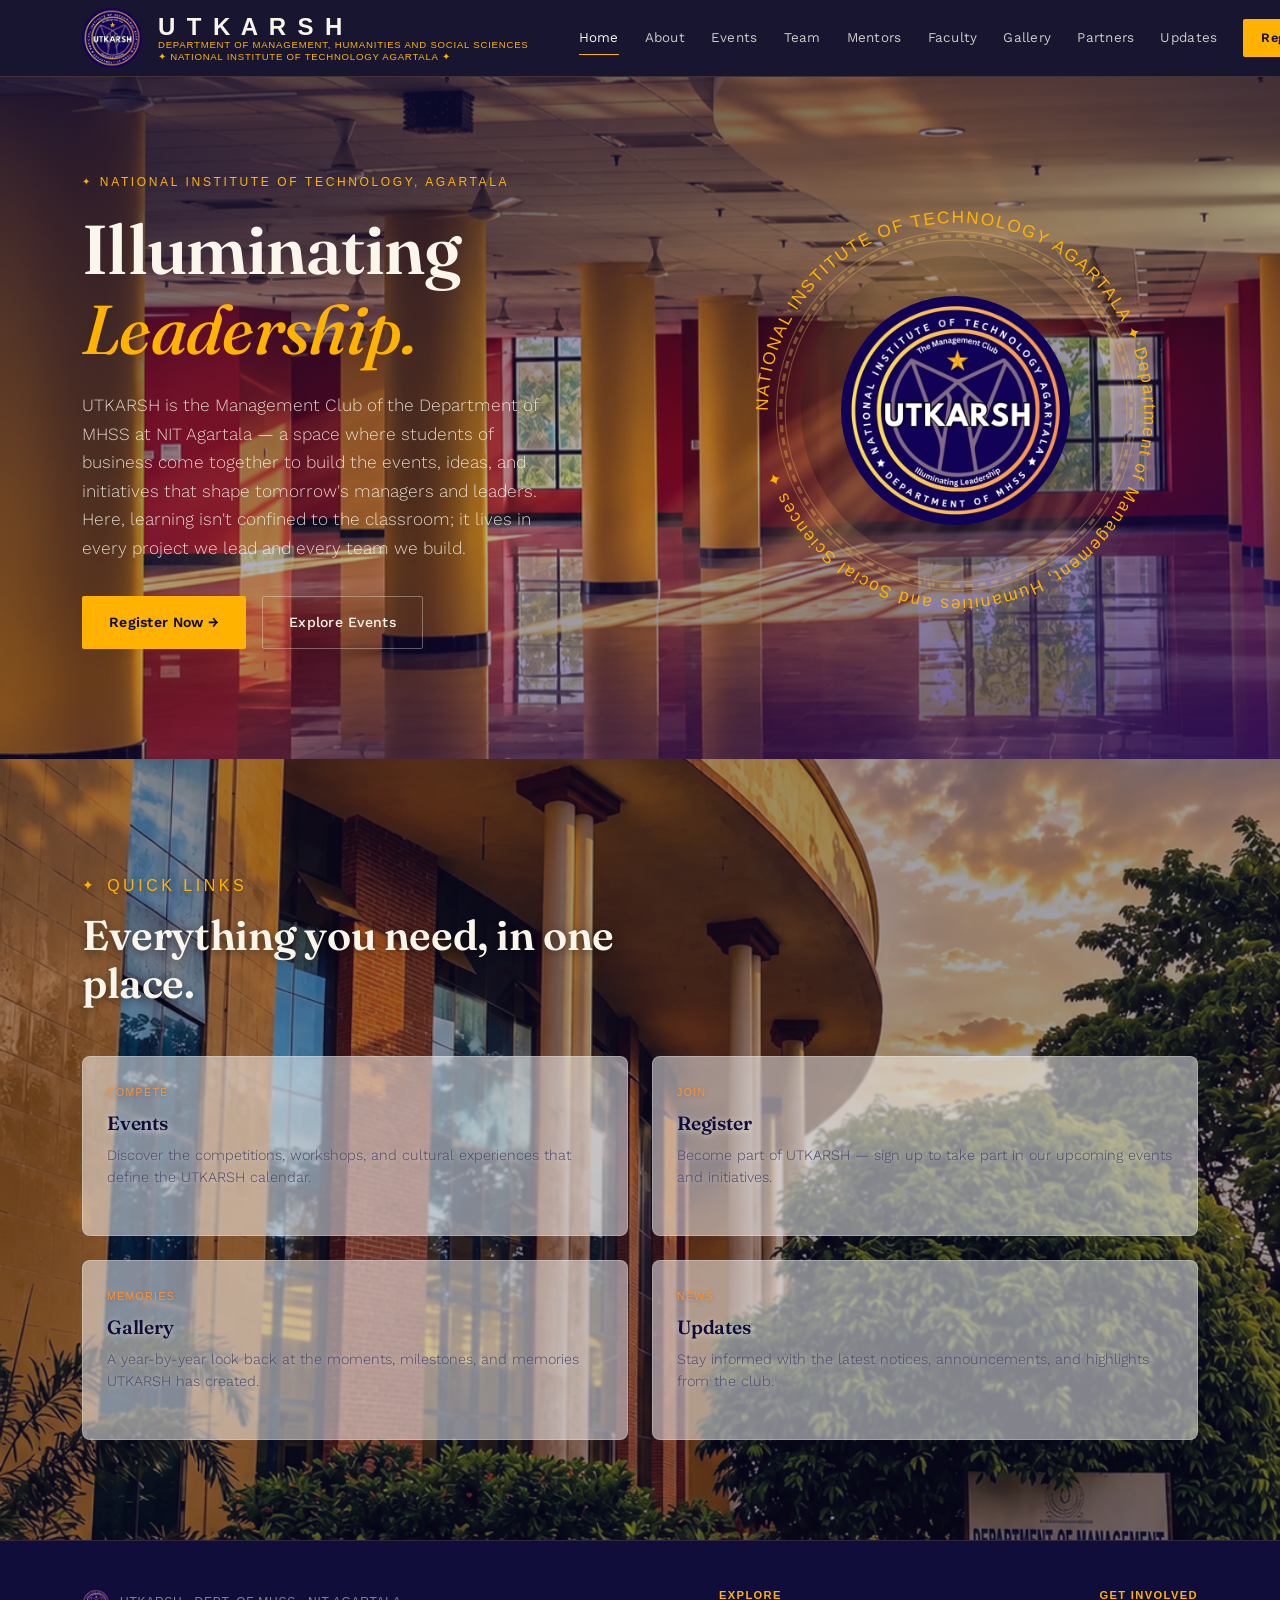
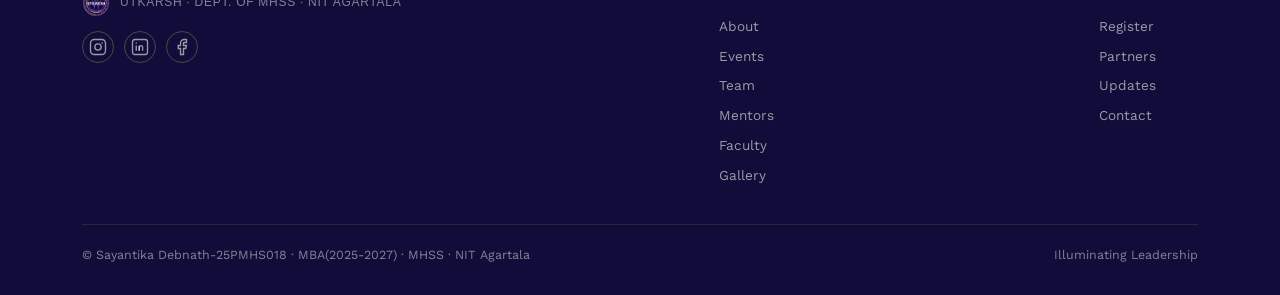
<file: index.html>
<!DOCTYPE html>
<html lang="en">

<head>
  <meta charset="UTF-8">
  <meta name="viewport" content="width=device-width, initial-scale=1.0">
  <title>UTKARSH — The Management Club | NIT Agartala</title>
  <meta name="description"
    content="Utkarsh, The Management Club of the Department of MHSS, National Institute of Technology Agartala. Illuminating Leadership.">
  <link rel="preconnect" href="https://fonts.googleapis.com">
  <link rel="preconnect" href="https://fonts.gstatic.com" crossorigin>
  <link
    href="https://fonts.googleapis.com/css2?family=Fraunces:ital,opsz,wght@0,9..144,300;0,9..144,500;0,9..144,600;0,9..144,700;1,9..144,500&family=Work+Sans:wght@300;400;500;600&family=Space+Mono:wght@400;700&display=swap"
    rel="stylesheet">
  <link rel="stylesheet" href="css/styles.css">
</head>

<body>

  <header>
    <nav class="wrap">
      <a href="index.html" class="brand">
        <img src="assets/utkarsh-logo.jpg" alt="Utkarsh seal">

        <div class="brand-text">
          <strong>U T K A R S H</strong>
          <span class="dept">Department of Management, Humanities and Social Sciences</span>
          <span class="institute">✦ National Institute of Technology Agartala ✦</span>
        </div>
      </a>

      <div class="nav-links" id="navLinks">
        <a href="index.html">Home</a>
        <a href="about.html">About</a>
        <a href="events.html">Events</a>
        <a href="team.html">Team</a>
        <a href="mentors.html">Mentors</a>
        <a href="faculty.html">Faculty</a>
        <a href="gallery.html">Gallery</a>
        <a href="partners.html">Partners</a>
        <a href="updates.html">Updates</a>
        <a href="register.html" class="nav-cta">Register</a>
      </div>

      <button class="menu-btn" id="menuBtn" aria-label="Toggle menu" aria-expanded="false">
        ☰
      </button>
    </nav>
  </header>

  <!-- ========== HERO SECTION ========== -->
  <section class="hero">
    <!-- Background Image -->
    <img src="assets/hero-bg.png" alt="" class="hero-bg">

    <div class="wrap hero-grid">
      <div>
        <p class="eyebrow on-dark">National Institute of Technology, Agartala</p>
        <h1>Illuminating<br><em>Leadership.</em></h1>
        <p class="lede">
          UTKARSH is the Management Club of the Department of MHSS at NIT Agartala — a space where students of business
          come together to build the events, ideas, and initiatives that shape tomorrow's managers and leaders. Here,
          learning isn't confined to the classroom; it lives in every project we lead and every team we build.
        </p>
        <div class="btn-row">
          <a href="register.html" class="btn btn-primary">Register Now →</a>
          <a href="events.html" class="btn btn-ghost">Explore Events</a>
        </div>
      </div>

      <div class="seal-wrap">
        <svg class="orbit-ring" viewBox="0 0 400 400">
          <defs>
            <path id="circlePath" d="M 200,200 m -175,0 a 175,175 0 1,1 350,0 a 175,175 0 1,1 -350,0" />
          </defs>
          <circle cx="200" cy="200" r="159" fill="none" stroke="rgba(242,193,78,0.35)" stroke-width="1" />
          <circle cx="200" cy="200" r="167" fill="none" stroke="rgba(242,193,78,0.35)" stroke-width="1" />
          <circle cx="200" cy="200" r="163" fill="none" stroke="rgba(242,193,78,0.35)" stroke-width="3"
            stroke-dasharray="7,5" />
          <text font-family="Arial Black, Arial, sans-serif" font-size="16" letter-spacing="1.7" fill="#ffb300">
            <textPath href="#circlePath" startOffset="0%">
              NATIONAL INSTITUTE OF TECHNOLOGY AGARTALA ✦ Department of Management, Humanities and Social Sciences ✦
            </textPath>
          </text>
        </svg>

        <div class="seal-core">
          <img src="assets/utkarsh-logo.jpg" alt="Utkarsh logo">
        </div>
      </div>
    </div>
  </section>

  <!-- ========== QUICK LINKS SECTION ========== -->
  <section class="quick-links-section">
    <img src="assets/quicklinks-bg.png" alt="" class="quick-links-bg">

    <div class="wrap">
      <div class="section-head">
        <p class="eyebrow on-light">Quick Links</p>
        <h2>Everything you need, in one place.</h2>
      </div>

      <div class="team-grid">
        <!-- Card 1 -->
        <a href="events.html" class="card">
          <span class="tag">Compete</span>
          <h3>Events</h3>
          <p>Discover the competitions, workshops, and cultural experiences that define the UTKARSH calendar.</p>
        </a>

        <!-- Card 2 -->
        <a href="register.html" class="card">
          <span class="tag">Join</span>
          <h3>Register</h3>
          <p>Become part of UTKARSH — sign up to take part in our upcoming events and initiatives.</p>
        </a>

        <!-- Card 3 -->
        <a href="gallery.html" class="card">
          <span class="tag">Memories</span>
          <h3>Gallery</h3>
          <p>A year-by-year look back at the moments, milestones, and memories UTKARSH has created.</p>
        </a>

        <!-- Card 4 -->
        <a href="updates.html" class="card">
          <span class="tag">News</span>
          <h3>Updates</h3>
          <p>Stay informed with the latest notices, announcements, and highlights from the club.</p>
        </a>
      </div>
    </div>
  </section>

  <footer>
    <div class="wrap">
      <div class="foot-row">

        <div class="foot-brand">
          <div class="foot-brand-top">
            <img src="assets/utkarsh-logo.jpg" alt="Utkarsh">
            UTKARSH · DEPT. OF MHSS · NIT AGARTALA
          </div>

          <div class="foot-social">
            <a href="https://www.instagram.com/utkarsh_management_club/" target="_blank" rel="noopener noreferrer"
              aria-label="Instagram">
              <svg viewBox="0 0 24 24" width="18" height="18" fill="none" stroke="currentColor" stroke-width="1.8">
                <rect x="2" y="2" width="20" height="20" rx="5" />
                <circle cx="12" cy="12" r="4.2" />
                <circle cx="17.4" cy="6.6" r="1.1" fill="currentColor" stroke="none" />
              </svg>
            </a>
            <a href="https://www.linkedin.com/in/utkarsh-illuminating-leadership-119296320/" target="_blank"
              rel="noopener noreferrer" aria-label="LinkedIn">
              <svg viewBox="0 0 24 24" width="18" height="18" fill="none" stroke="currentColor" stroke-width="1.8">
                <rect x="2" y="2" width="20" height="20" rx="3" />
                <line x1="7" y1="10" x2="7" y2="17" />
                <circle cx="7" cy="6.6" r="1" fill="currentColor" stroke="none" />
                <path d="M11 17v-4.2c0-1.6 1-2.6 2.4-2.6 1.3 0 2.1.9 2.1 2.6V17" />
                <line x1="11" y1="10.3" x2="11" y2="17" />
              </svg>
            </a>
            <a href="https://www.facebook.com/profile.php?id=61562861926325&sk=photos" target="_blank"
              rel="noopener noreferrer" aria-label="Facebook">
              <svg viewBox="0 0 24 24" width="18" height="18" fill="none" stroke="currentColor" stroke-width="1.8">
                <path d="M18 2h-3a5 5 0 0 0-5 5v3H7v4h3v8h4v-8h3l1-4h-4V7a1 1 0 0 1 1-1h3z" />
              </svg>
            </a>
          </div>
        </div>

        <div class="foot-col">
          <h4>Explore</h4>
          <a href="about.html">About</a>
          <a href="events.html">Events</a>
          <a href="team.html">Team</a>
          <a href="mentors.html">Mentors</a>
          <a href="faculty.html">Faculty</a>
          <a href="gallery.html">Gallery</a>
        </div>
        <div class="foot-col">
          <h4>Get Involved</h4>
          <a href="register.html">Register</a>
          <a href="partners.html">Partners</a>
          <a href="updates.html">Updates</a>
          <a href="contact.html">Contact</a>
        </div>
      </div>
      <div class="foot-bottom">
        <span>© Sayantika Debnath-25PMHS018 · MBA(2025-2027) · MHSS · NIT Agartala</span>
        <span>Illuminating Leadership</span>
      </div>
    </div>
    </div>
  </footer>

  <script src="js/main.js"></script>
</body>

</html>
</file>
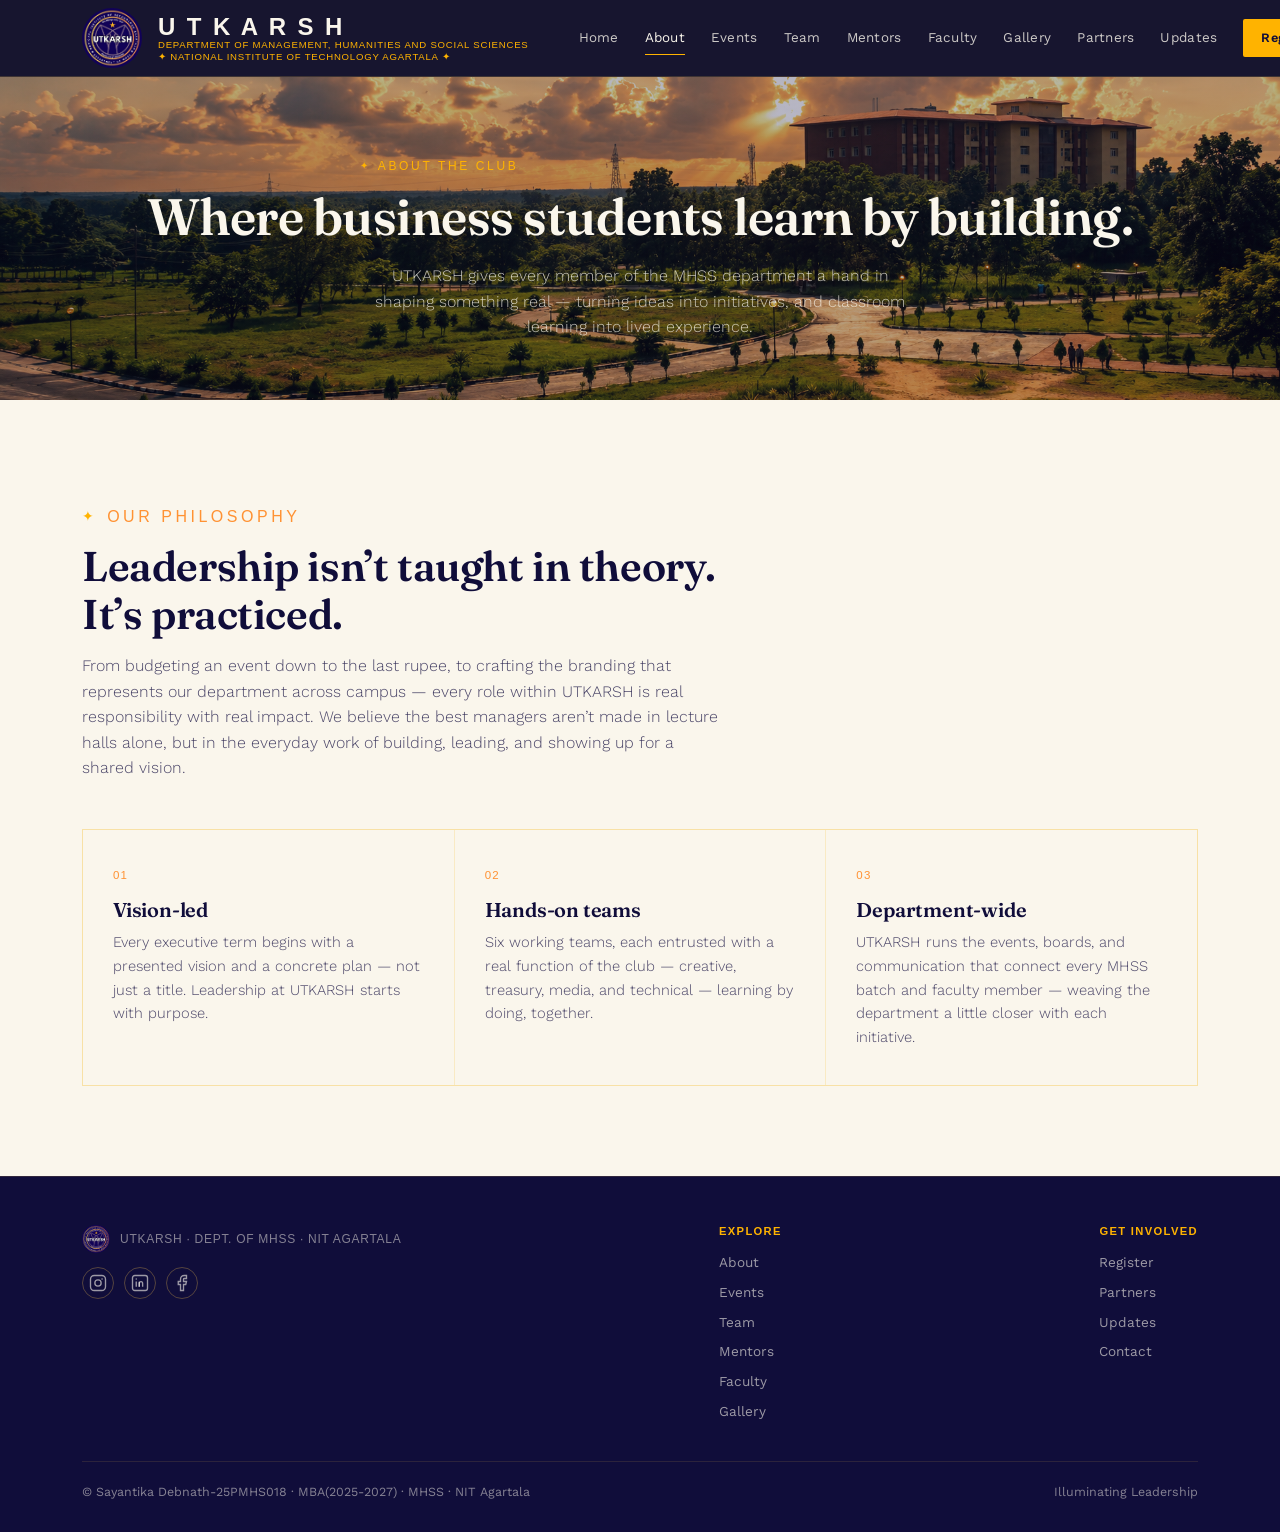
<file: about.html>
<!DOCTYPE html>
<html lang="en">

<head>
  <meta charset="UTF-8">
  <meta name="viewport" content="width=device-width, initial-scale=1.0">
  <title>About — UTKARSH | NIT Agartala</title>
  <link rel="preconnect" href="https://fonts.googleapis.com">
  <link rel="preconnect" href="https://fonts.gstatic.com" crossorigin>
  <link
    href="https://fonts.googleapis.com/css2?family=Fraunces:ital,opsz,wght@0,9..144,300;0,9..144,500;0,9..144,600;0,9..144,700;1,9..144,500&family=Work+Sans:wght@300;400;500;600&family=Space+Mono:wght@400;700&display=swap"
    rel="stylesheet">
  <link rel="stylesheet" href="css/styles.css">
</head>

<body>

  <header>
    <nav class="wrap">
      <a href="index.html" class="brand">
        <img src="assets/utkarsh-logo.jpg" alt="Utkarsh seal">
        <div class="brand-text">
          <strong>U T K A R S H</strong>
          <span class="dept">Department of Management, Humanities and Social Sciences</span>
          <span class="institute">✦ National Institute of Technology Agartala ✦</span>
        </div>
      </a>
      <div class="nav-links" id="navLinks">
        <a href="index.html">Home</a>
        <a href="about.html" class="active">About</a>
        <a href="events.html">Events</a>
        <a href="team.html">Team</a>
        <a href="mentors.html">Mentors</a>
        <a href="faculty.html">Faculty</a>
        <a href="gallery.html">Gallery</a>
        <a href="partners.html">Partners</a>
        <a href="updates.html">Updates</a>
        <a href="register.html" class="nav-cta">Register</a>
      </div>
      <button class="menu-btn" id="menuBtn" aria-label="Toggle menu">☰</button>
    </nav>
  </header>

  <section class="page-hero about-hero">
    <!-- Background Image -->
    <img src="assets/about-bg.png" alt="" class="page-hero-bg">

    <div class="wrap">
      <p class="eyebrow on-dark">About the Club</p>
      <h1>Where business students learn by building.</h1>
      <p>UTKARSH gives every member of the MHSS department a hand in shaping something real — turning ideas into
        initiatives, and classroom learning into lived experience.</p>
    </div>
  </section>

  <section>
    <div class="wrap">
      <div class="section-head">
        <p class="eyebrow on-light">Our Philosophy</p>
        <h2>Leadership isn’t taught in theory. It’s practiced.</h2>
        <p>From budgeting an event down to the last rupee, to crafting the branding that represents our department
          across campus — every role within UTKARSH is real responsibility with real impact. We believe the best
          managers aren’t made in lecture halls alone, but in the everyday work of building, leading, and showing up for
          a shared vision.</p>
      </div>

      <div class="pillars">
        <div class="pillar">
          <span class="num">01</span>
          <h3>Vision-led</h3>
          <p>Every executive term begins with a presented vision and a concrete plan — not just a title. Leadership at
            UTKARSH starts with purpose.</p>
        </div>
        <div class="pillar">
          <span class="num">02</span>
          <h3>Hands-on teams</h3>
          <p>Six working teams, each entrusted with a real function of the club — creative, treasury, media, and
            technical — learning by doing, together.</p>
        </div>
        <div class="pillar">
          <span class="num">03</span>
          <h3>Department-wide</h3>
          <p>UTKARSH runs the events, boards, and communication that connect every MHSS batch and faculty member —
            weaving the department a little closer with each initiative.</p>
        </div>
      </div>
    </div>
  </section>

  <footer>
    <div class="wrap">
      <div class="foot-row">

        <div class="foot-brand">
          <div class="foot-brand-top">
            <img src="assets/utkarsh-logo.jpg" alt="Utkarsh">
            UTKARSH · DEPT. OF MHSS · NIT AGARTALA
          </div>

          <div class="foot-social">
            <a href="https://www.instagram.com/utkarsh_management_club/" target="_blank" rel="noopener noreferrer"
              aria-label="Instagram">
              <svg viewBox="0 0 24 24" width="18" height="18" fill="none" stroke="currentColor" stroke-width="1.8">
                <rect x="2" y="2" width="20" height="20" rx="5" />
                <circle cx="12" cy="12" r="4.2" />
                <circle cx="17.4" cy="6.6" r="1.1" fill="currentColor" stroke="none" />
              </svg>
            </a>
            <a href="https://www.linkedin.com/in/utkarsh-illuminating-leadership-119296320/" target="_blank"
              rel="noopener noreferrer" aria-label="LinkedIn">
              <svg viewBox="0 0 24 24" width="18" height="18" fill="none" stroke="currentColor" stroke-width="1.8">
                <rect x="2" y="2" width="20" height="20" rx="3" />
                <line x1="7" y1="10" x2="7" y2="17" />
                <circle cx="7" cy="6.6" r="1" fill="currentColor" stroke="none" />
                <path d="M11 17v-4.2c0-1.6 1-2.6 2.4-2.6 1.3 0 2.1.9 2.1 2.6V17" />
                <line x1="11" y1="10.3" x2="11" y2="17" />
              </svg>
            </a>
            <a href="https://www.facebook.com/profile.php?id=61562861926325&sk=photos" target="_blank"
              rel="noopener noreferrer" aria-label="Facebook">
              <svg viewBox="0 0 24 24" width="18" height="18" fill="none" stroke="currentColor" stroke-width="1.8">
                <path d="M18 2h-3a5 5 0 0 0-5 5v3H7v4h3v8h4v-8h3l1-4h-4V7a1 1 0 0 1 1-1h3z" />
              </svg>
            </a>
          </div>
        </div>

        <div class="foot-col">
          <h4>Explore</h4>
          <a href="about.html">About</a>
          <a href="events.html">Events</a>
          <a href="team.html">Team</a>
          <a href="mentors.html">Mentors</a>
          <a href="faculty.html">Faculty</a>
          <a href="gallery.html">Gallery</a>
        </div>
        <div class="foot-col">
          <h4>Get Involved</h4>
          <a href="register.html">Register</a>
          <a href="partners.html">Partners</a>
          <a href="updates.html">Updates</a>
          <a href="contact.html">Contact</a>
        </div>
      </div>
      <div class="foot-bottom">
        <span>© Sayantika Debnath-25PMHS018 · MBA(2025-2027) · MHSS · NIT Agartala</span>
        <span>Illuminating Leadership</span>
      </div>
    </div>
  </footer>

  <script src="js/main.js"></script>
</body>

</html>
</file>
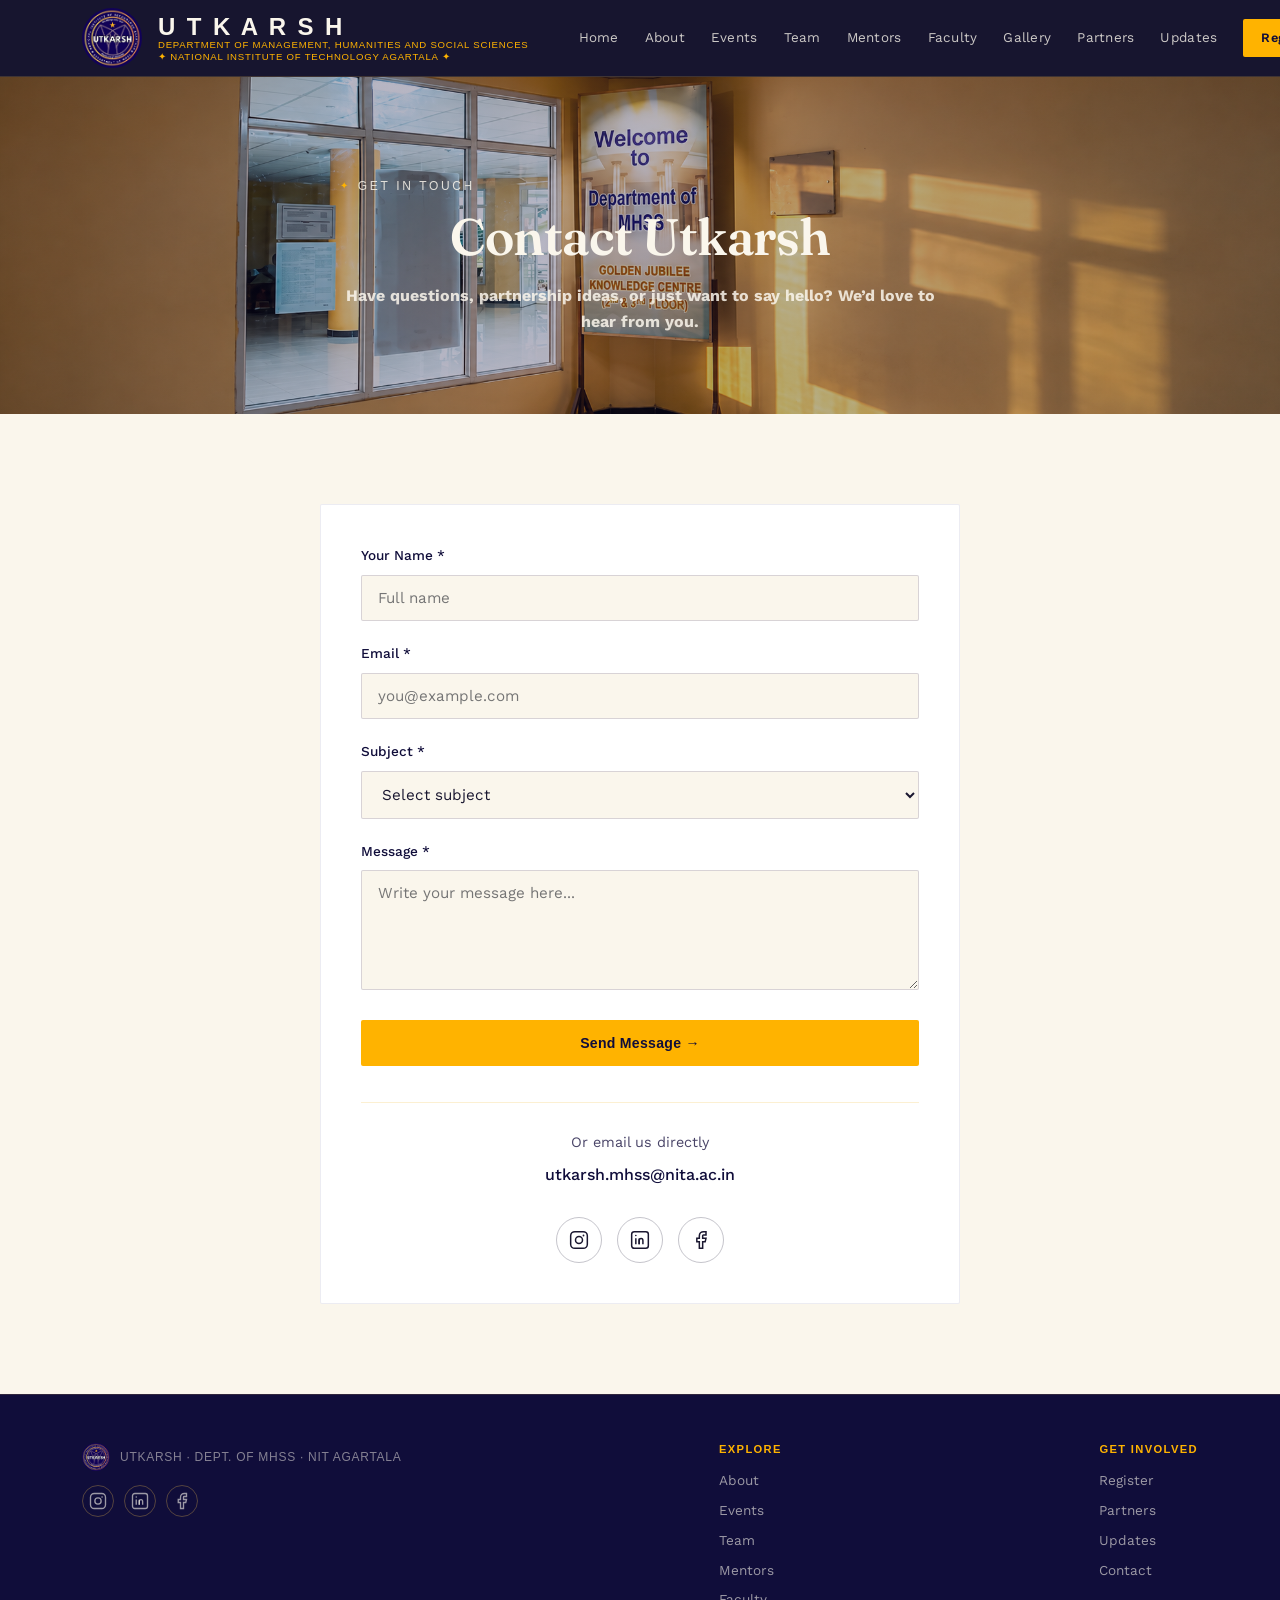
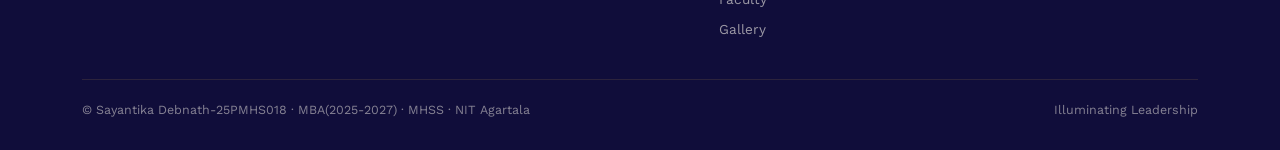
<file: contact.html>
<!DOCTYPE html>
<html lang="en">

<head>
  <meta charset="UTF-8">
  <meta name="viewport" content="width=device-width, initial-scale=1.0">
  <title>Contact — UTKARSH | NIT Agartala</title>
  <link rel="preconnect" href="https://fonts.googleapis.com">
  <link rel="preconnect" href="https://fonts.gstatic.com" crossorigin>
  <link
    href="https://fonts.googleapis.com/css2?family=Fraunces:ital,opsz,wght@0,9..144,300;0,9..144,500;0,9..144,600;0,9..144,700;1,9..144,500&family=Work+Sans:wght@300;400;500;600&family=Space+Mono:wght@400;700&display=swap"
    rel="stylesheet">
  <link rel="stylesheet" href="css/styles.css">
</head>

<body>

  <header>
    <nav class="wrap">
      <a href="index.html" class="brand">
        <img src="assets/utkarsh-logo.jpg" alt="Utkarsh seal">

        <div class="brand-text">
          <strong>U T K A R S H</strong>
          <span class="dept">Department of Management, Humanities and Social Sciences</span>
          <span class="institute">✦ National Institute of Technology Agartala ✦</span>
        </div>

      </a>

      <div class="nav-links" id="navLinks">
        <a href="index.html">Home</a>
        <a href="about.html">About</a>
        <a href="events.html">Events</a>
        <a href="team.html">Team</a>
        <a href="mentors.html">Mentors</a>
        <a href="faculty.html">Faculty</a>
        <a href="gallery.html">Gallery</a>
        <a href="partners.html">Partners</a>
        <a href="updates.html">Updates</a>
        <a href="register.html" class="nav-cta">Register</a>
      </div>

      <button class="menu-btn" id="menuBtn" aria-label="Toggle menu">☰</button>
    </nav>
  </header>

  <section class="page-hero has-bg">
    <img src="assets/contact-bg.png" alt="" class="page-hero-bg">

    <div class="wrap">
      <p class="eyebrow on-dark">Get in Touch</p>
      <h1>Contact Utkarsh</h1>
      <p><strong>Have questions, partnership ideas, or just want to say hello? We’d love to hear from you.</strong></p>
    </div>
  </section>

  <section>
    <div class="wrap">
      <div class="form-card">
        <form id="contactForm"
          action="https://script.google.com/macros/s/AKfycbxHH_BaLFAHa7vDaOVjzJjLJ5AcWHkLtbY93OjWZ33GNN4Amfc5ZlviyabW-A0DPrrS/exec"
          method="POST">

          <!-- Hidden field so script knows this is Contact form -->
          <input type="hidden" name="formType" value="contact">

          <div class="form-group">
            <label for="name">Your Name *</label>
            <input type="text" id="name" name="name" required placeholder="Full name">
          </div>

          <div class="form-group">
            <label for="email">Email *</label>
            <input type="email" id="email" name="email" required placeholder="you@example.com">
          </div>

          <div class="form-group">
            <label for="subject">Subject *</label>
            <select id="subject" name="subject" required>
              <option value="">Select subject</option>
              <option value="General">General Enquiry</option>
              <option value="Partnership">Partnership / Sponsorship</option>
              <option value="Event">Event Related</option>
              <option value="Membership">Club Membership</option>
              <option value="Other">Other</option>
            </select>
          </div>

          <div class="form-group">
            <label for="message">Message *</label>
            <textarea id="message" name="message" required placeholder="Write your message here..."></textarea>
          </div>

          <button type="submit" class="btn btn-primary" style="width:100%; justify-content:center;">
            Send Message →
          </button>
        </form>

        <div style="margin-top:36px; padding-top:28px; border-top:1px solid var(--line); text-align:center;">
          <p style="font-size:0.9rem; color:var(--ink-soft); margin-bottom:8px;">Or email us directly</p>
          <a href="mailto:utkarsh.mhss@nita.ac.in" style="color:var(--navy-deep); font-weight:500;">
            utkarsh.mhss@nita.ac.in
          </a>

          <div class="contact-social">
            <a href="https://www.instagram.com/utkarsh_management_club/" target="_blank" rel="noopener noreferrer"
              aria-label="Instagram">
              <svg viewBox="0 0 24 24" width="18" height="18" fill="none" stroke="currentColor" stroke-width="1.8">
                <rect x="2" y="2" width="20" height="20" rx="5" />
                <circle cx="12" cy="12" r="4.2" />
                <circle cx="17.4" cy="6.6" r="1.1" fill="currentColor" stroke="none" />
              </svg>
            </a>
            <a href="https://www.linkedin.com/in/utkarsh-illuminating-leadership-119296320/" target="_blank"
              rel="noopener noreferrer" aria-label="LinkedIn">
              <svg viewBox="0 0 24 24" width="18" height="18" fill="none" stroke="currentColor" stroke-width="1.8">
                <rect x="2" y="2" width="20" height="20" rx="3" />
                <line x1="7" y1="10" x2="7" y2="17" />
                <circle cx="7" cy="6.6" r="1" fill="currentColor" stroke="none" />
                <path d="M11 17v-4.2c0-1.6 1-2.6 2.4-2.6 1.3 0 2.1.9 2.1 2.6V17" />
                <line x1="11" y1="10.3" x2="11" y2="17" />
              </svg>
            </a>
            <a href="https://www.facebook.com/profile.php?id=61562861926325&sk=photos" target="_blank"
              rel="noopener noreferrer" aria-label="Facebook">
              <svg viewBox="0 0 24 24" width="18" height="18" fill="none" stroke="currentColor" stroke-width="1.8">
                <path d="M18 2h-3a5 5 0 0 0-5 5v3H7v4h3v8h4v-8h3l1-4h-4V7a1 1 0 0 1 1-1h3z" />
              </svg>
            </a>
          </div>
        </div>
      </div>

    </div>
    </div>
    </div>
  </section>

  <footer>
    <div class="wrap">
      <div class="foot-row">

        <div class="foot-brand">
          <div class="foot-brand-top">
            <img src="assets/utkarsh-logo.jpg" alt="Utkarsh">
            UTKARSH · DEPT. OF MHSS · NIT AGARTALA
          </div>

          <div class="foot-social">
            <a href="https://www.instagram.com/utkarsh_management_club/" target="_blank" rel="noopener noreferrer"
              aria-label="Instagram">
              <svg viewBox="0 0 24 24" width="18" height="18" fill="none" stroke="currentColor" stroke-width="1.8">
                <rect x="2" y="2" width="20" height="20" rx="5" />
                <circle cx="12" cy="12" r="4.2" />
                <circle cx="17.4" cy="6.6" r="1.1" fill="currentColor" stroke="none" />
              </svg>
            </a>
            <a href="https://www.linkedin.com/in/utkarsh-illuminating-leadership-119296320/" target="_blank"
              rel="noopener noreferrer" aria-label="LinkedIn">
              <svg viewBox="0 0 24 24" width="18" height="18" fill="none" stroke="currentColor" stroke-width="1.8">
                <rect x="2" y="2" width="20" height="20" rx="3" />
                <line x1="7" y1="10" x2="7" y2="17" />
                <circle cx="7" cy="6.6" r="1" fill="currentColor" stroke="none" />
                <path d="M11 17v-4.2c0-1.6 1-2.6 2.4-2.6 1.3 0 2.1.9 2.1 2.6V17" />
                <line x1="11" y1="10.3" x2="11" y2="17" />
              </svg>
            </a>
            <a href="https://www.facebook.com/profile.php?id=61562861926325&sk=photos" target="_blank"
              rel="noopener noreferrer" aria-label="Facebook">
              <svg viewBox="0 0 24 24" width="18" height="18" fill="none" stroke="currentColor" stroke-width="1.8">
                <path d="M18 2h-3a5 5 0 0 0-5 5v3H7v4h3v8h4v-8h3l1-4h-4V7a1 1 0 0 1 1-1h3z" />
              </svg>
            </a>
          </div>
        </div>

        <div class="foot-col">
          <h4>Explore</h4>
          <a href="about.html">About</a>
          <a href="events.html">Events</a>
          <a href="team.html">Team</a>
          <a href="mentors.html">Mentors</a>
          <a href="faculty.html">Faculty</a>
          <a href="gallery.html">Gallery</a>
        </div>
        <div class="foot-col">
          <h4>Get Involved</h4>
          <a href="register.html">Register</a>
          <a href="partners.html">Partners</a>
          <a href="updates.html">Updates</a>
          <a href="contact.html">Contact</a>
        </div>
      </div>
      <div class="foot-bottom">
        <span>© Sayantika Debnath-25PMHS018 · MBA(2025-2027) · MHSS · NIT Agartala</span>
        <span>Illuminating Leadership</span>
      </div>
    </div>
  </footer>

  <!-- Success Popup -->
  <div class="success-overlay" id="successPopup">
    <div class="success-modal">
      <div class="success-icon">🕊️..</div>
      <h3>Message Sent!</h3>
      <p>Thank you for contacting UTKARSH.<br>We’ll get back to you soon.</p>
      <button class="btn btn-primary" id="successOkBtn">OK</button>
    </div>
  </div>

  <script src="js/main.js"></script>
</body>

</html>
</file>
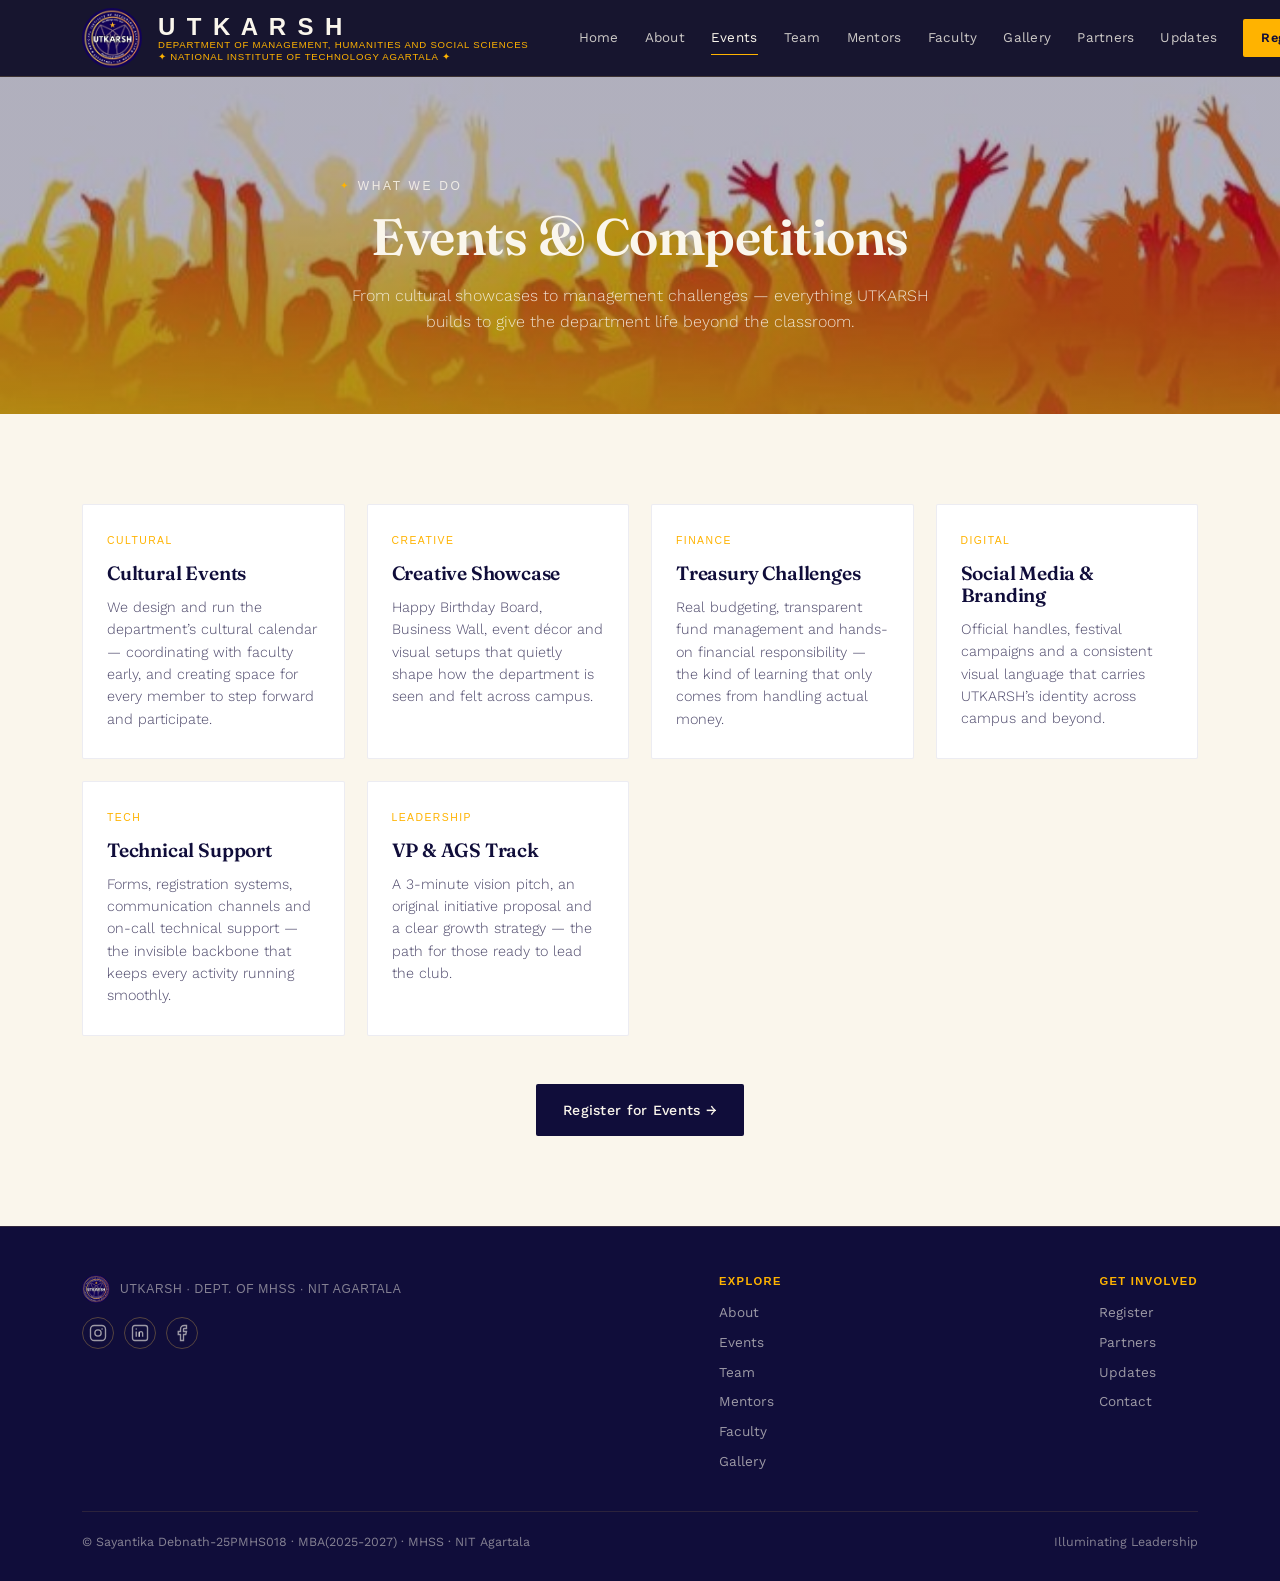
<file: events.html>
<!DOCTYPE html>
<html lang="en">

<head>
  <meta charset="UTF-8">
  <meta name="viewport" content="width=device-width, initial-scale=1.0">
  <title>Events — UTKARSH | NIT Agartala</title>
  <link rel="preconnect" href="https://fonts.googleapis.com">
  <link rel="preconnect" href="https://fonts.gstatic.com" crossorigin>
  <link
    href="https://fonts.googleapis.com/css2?family=Fraunces:ital,opsz,wght@0,9..144,300;0,9..144,500;0,9..144,600;0,9..144,700;1,9..144,500&family=Work+Sans:wght@300;400;500;600&family=Space+Mono:wght@400;700&display=swap"
    rel="stylesheet">
  <link rel="stylesheet" href="css/styles.css">
</head>

<body>

  <header>
    <nav class="wrap">
      <a href="index.html" class="brand">
        <img src="assets/utkarsh-logo.jpg" alt="Utkarsh seal">

        <div class="brand-text">
          <strong>U T K A R S H</strong>
          <span class="dept">Department of Management, Humanities and Social Sciences</span>
          <span class="institute">✦ National Institute of Technology Agartala ✦</span>
        </div>

      </a>

      <div class="nav-links" id="navLinks">
        <a href="index.html">Home</a>
        <a href="about.html">About</a>
        <a href="events.html">Events</a>
        <a href="team.html">Team</a>
        <a href="mentors.html">Mentors</a>
        <a href="faculty.html">Faculty</a>
        <a href="gallery.html">Gallery</a>
        <a href="partners.html">Partners</a>
        <a href="updates.html">Updates</a>
        <a href="register.html" class="nav-cta">Register</a>
      </div>

      <button class="menu-btn" id="menuBtn" aria-label="Toggle menu">☰</button>
    </nav>
  </header>

  <section class="page-hero has-bg">
    <img src="assets/events-bg.jpg" alt="" class="page-hero-bg">

    <div class="wrap">
      <p class="eyebrow on-dark">What We Do</p>
      <h1>Events & Competitions</h1>
      <p>From cultural showcases to management challenges — everything UTKARSH builds to give the department life beyond
        the classroom.</p>
    </div>
  </section>

  <section>
    <div class="wrap">
      <div class="event-grid">
        <div class="card">
          <span class="tag">Cultural</span>
          <h3>Cultural Events</h3>
          <p>We design and run the department’s cultural calendar — coordinating with faculty early, and creating space
            for every member to step forward and participate.</p>
        </div>
        <div class="card">
          <span class="tag">Creative</span>
          <h3>Creative Showcase</h3>
          <p>Happy Birthday Board, Business Wall, event décor and visual setups that quietly shape how the department is
            seen and felt across campus.</p>
        </div>
        <div class="card">
          <span class="tag">Finance</span>
          <h3>Treasury Challenges</h3>
          <p>Real budgeting, transparent fund management and hands-on financial responsibility — the kind of learning
            that only comes
            from handling actual money.</p>
        </div>
        <div class="card">
          <span class="tag">Digital</span>
          <h3>Social Media & Branding</h3>
          <p>Official handles, festival campaigns and a consistent visual language that carries UTKARSH’s identity
            across campus and
            beyond.</p>
        </div>
        <div class="card">
          <span class="tag">Tech</span>
          <h3>Technical Support</h3>
          <p>Forms, registration systems, communication channels and on-call technical support — the invisible backbone
            that keeps
            every activity running smoothly.</p>
        </div>
        <div class="card">
          <span class="tag">Leadership</span>
          <h3>VP & AGS Track</h3>
          <p>A 3-minute vision pitch, an original initiative proposal and a clear growth strategy — the path for those
            ready to lead
            the club.</p>
        </div>
      </div>

      <div style="text-align:center; margin-top:48px;">
        <a href="register.html" class="btn btn-dark">Register for Events →</a>
      </div>
    </div>
  </section>

  <footer>
    <div class="wrap">
      <div class="foot-row">

        <div class="foot-brand">
          <div class="foot-brand-top">
            <img src="assets/utkarsh-logo.jpg" alt="Utkarsh">
            UTKARSH · DEPT. OF MHSS · NIT AGARTALA
          </div>

          <div class="foot-social">
            <a href="https://www.instagram.com/utkarsh_management_club/" target="_blank" rel="noopener noreferrer"
              aria-label="Instagram">
              <svg viewBox="0 0 24 24" width="18" height="18" fill="none" stroke="currentColor" stroke-width="1.8">
                <rect x="2" y="2" width="20" height="20" rx="5" />
                <circle cx="12" cy="12" r="4.2" />
                <circle cx="17.4" cy="6.6" r="1.1" fill="currentColor" stroke="none" />
              </svg>
            </a>
            <a href="https://www.linkedin.com/in/utkarsh-illuminating-leadership-119296320/" target="_blank"
              rel="noopener noreferrer" aria-label="LinkedIn">
              <svg viewBox="0 0 24 24" width="18" height="18" fill="none" stroke="currentColor" stroke-width="1.8">
                <rect x="2" y="2" width="20" height="20" rx="3" />
                <line x1="7" y1="10" x2="7" y2="17" />
                <circle cx="7" cy="6.6" r="1" fill="currentColor" stroke="none" />
                <path d="M11 17v-4.2c0-1.6 1-2.6 2.4-2.6 1.3 0 2.1.9 2.1 2.6V17" />
                <line x1="11" y1="10.3" x2="11" y2="17" />
              </svg>
            </a>
            <a href="https://www.facebook.com/profile.php?id=61562861926325&sk=photos" target="_blank"
              rel="noopener noreferrer" aria-label="Facebook">
              <svg viewBox="0 0 24 24" width="18" height="18" fill="none" stroke="currentColor" stroke-width="1.8">
                <path d="M18 2h-3a5 5 0 0 0-5 5v3H7v4h3v8h4v-8h3l1-4h-4V7a1 1 0 0 1 1-1h3z" />
              </svg>
            </a>
          </div>
        </div>

        <div class="foot-col">
          <h4>Explore</h4>
          <a href="about.html">About</a>
          <a href="events.html">Events</a>
          <a href="team.html">Team</a>
          <a href="mentors.html">Mentors</a>
          <a href="faculty.html">Faculty</a>
          <a href="gallery.html">Gallery</a>
        </div>
        <div class="foot-col">
          <h4>Get Involved</h4>
          <a href="register.html">Register</a>
          <a href="partners.html">Partners</a>
          <a href="updates.html">Updates</a>
          <a href="contact.html">Contact</a>
        </div>
      </div>
      <div class="foot-bottom">
        <span>© Sayantika Debnath-25PMHS018 · MBA(2025-2027) · MHSS · NIT Agartala</span>
        <span>Illuminating Leadership</span>
      </div>
    </div>
  </footer>

  <script src="js/main.js"></script>
</body>

</html>
</file>
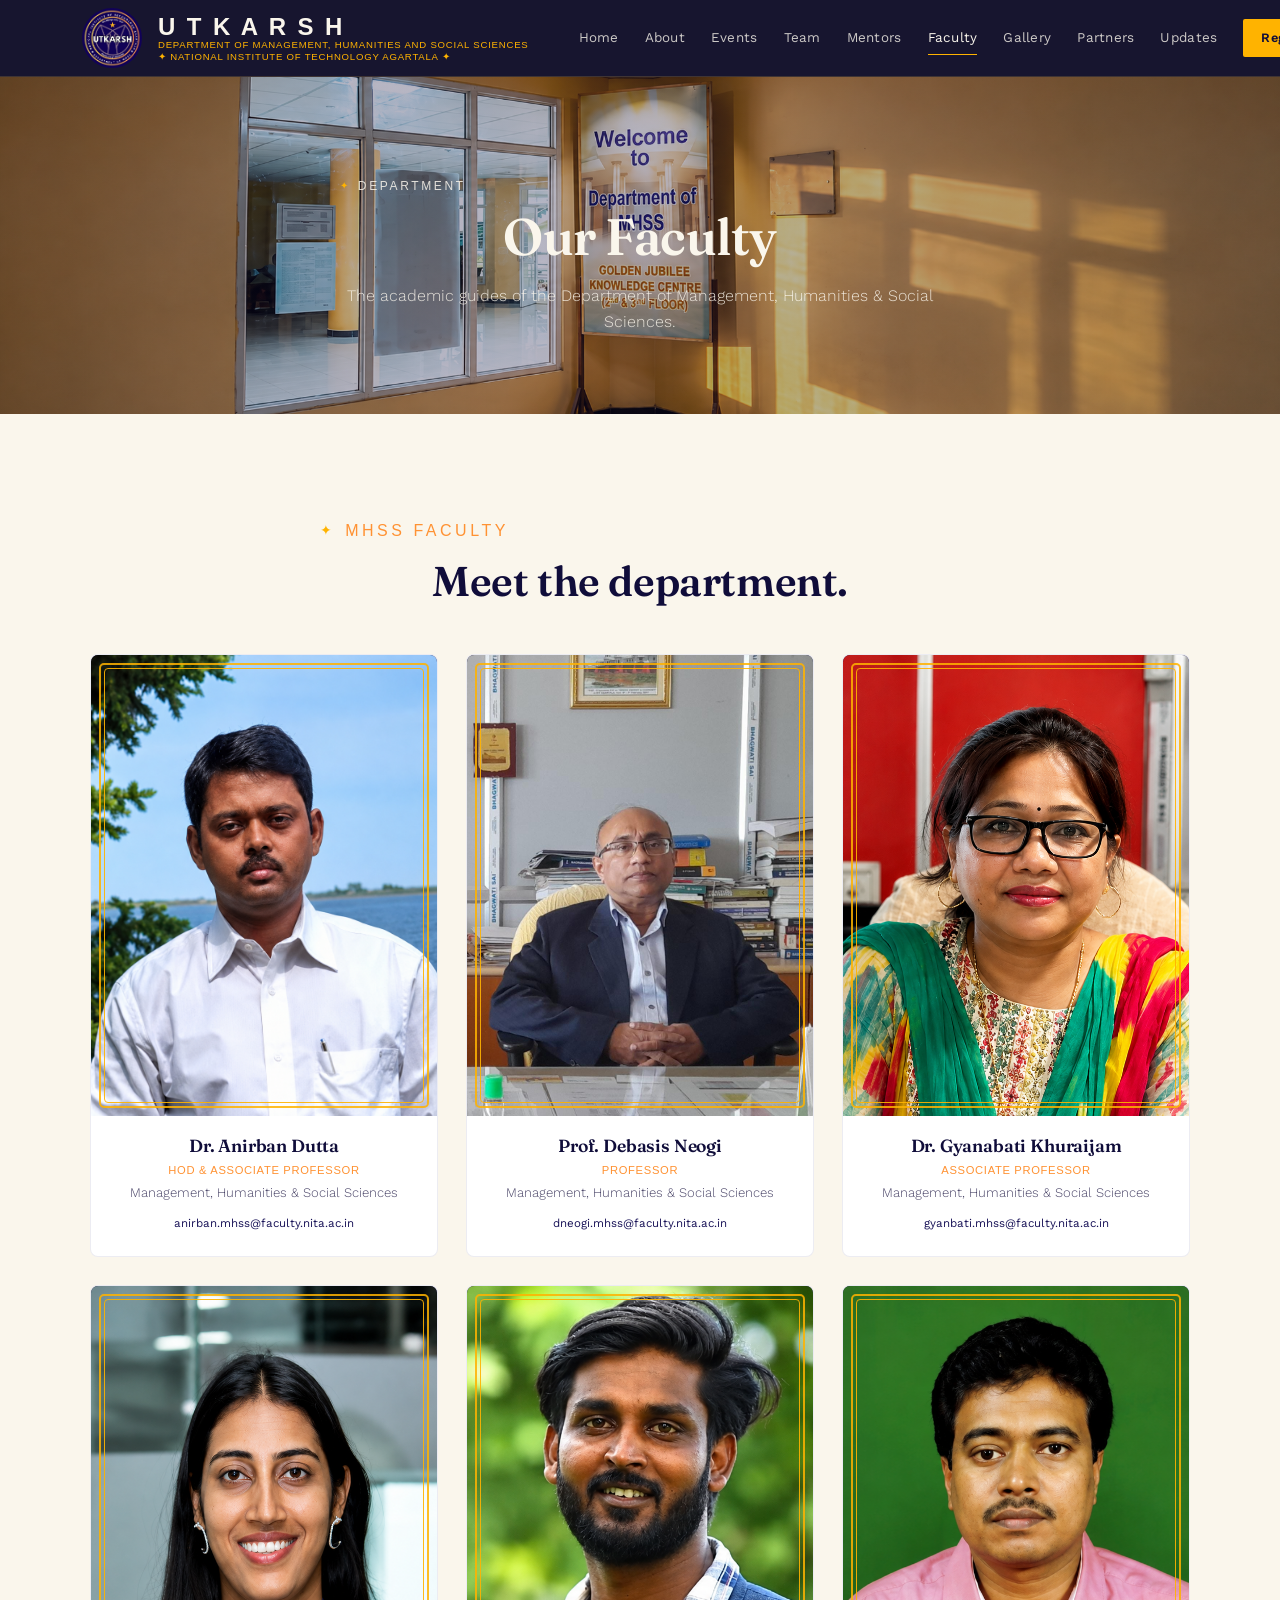
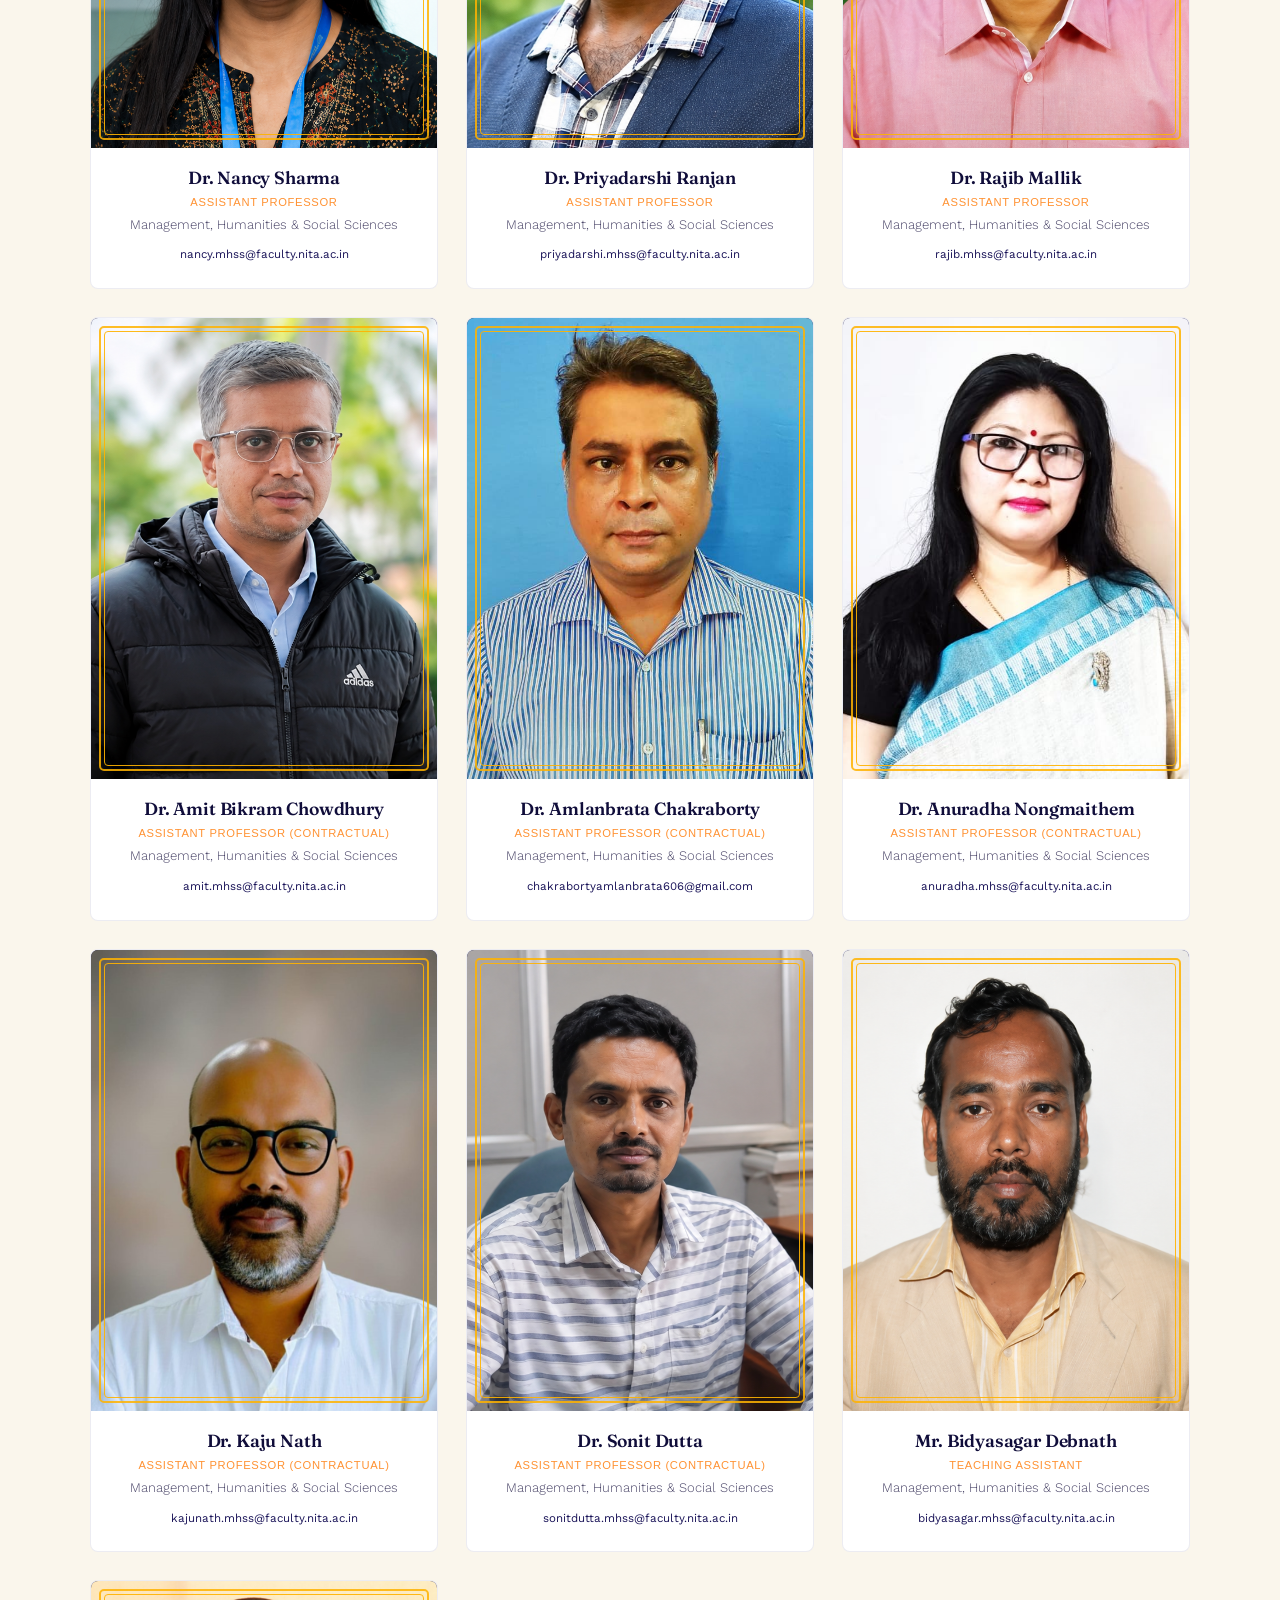
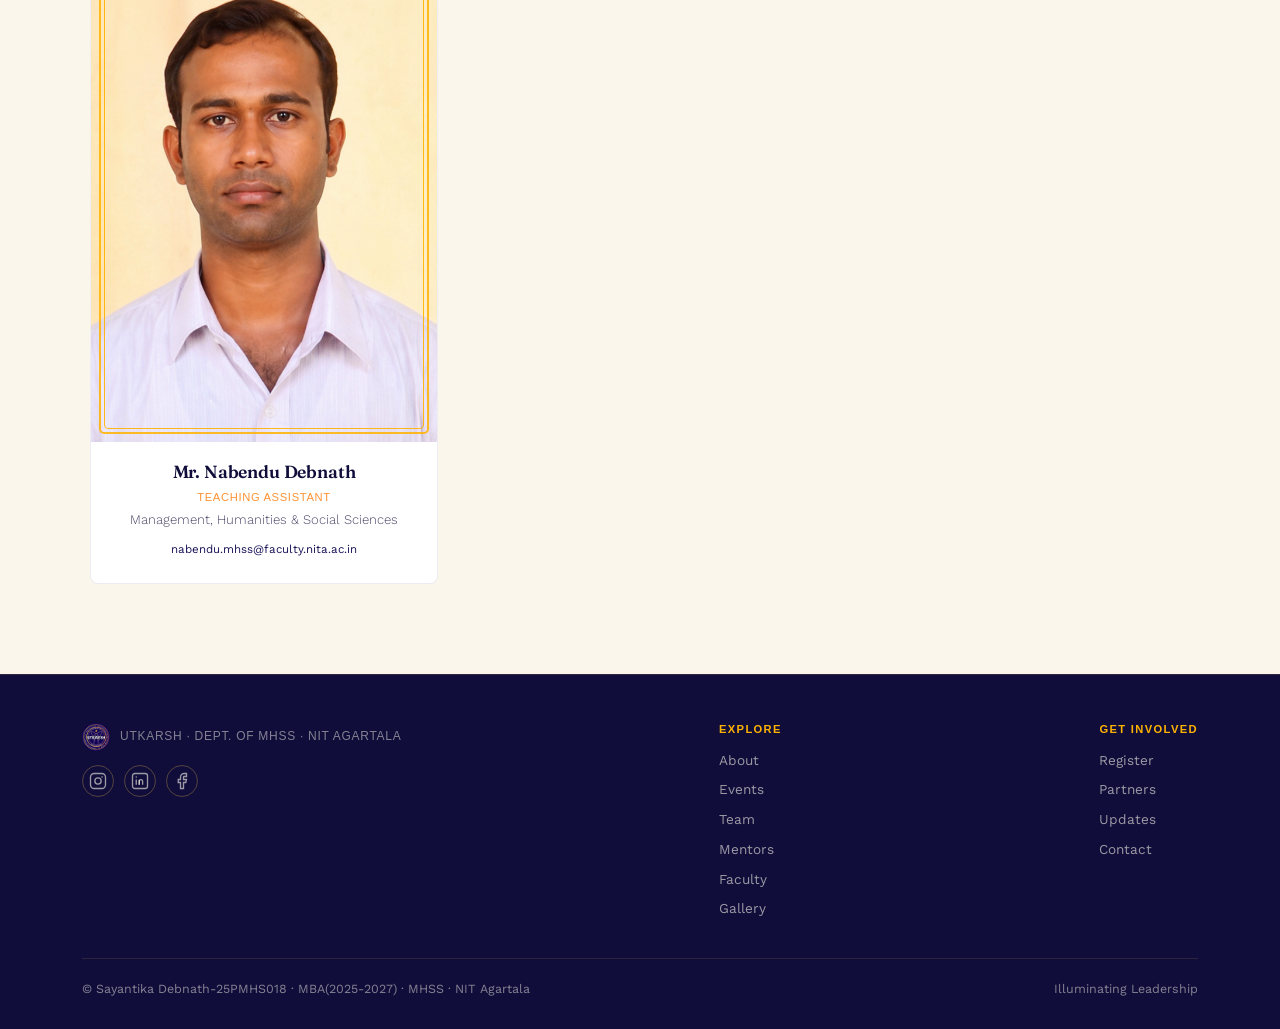
<file: faculty.html>
<!DOCTYPE html>
<html lang="en">

<head>
    <meta charset="UTF-8">
    <meta name="viewport" content="width=device-width, initial-scale=1.0">
    <title>Faculty — UTKARSH | NIT Agartala</title>
    <link rel="preconnect" href="https://fonts.googleapis.com">
    <link rel="preconnect" href="https://fonts.gstatic.com" crossorigin>
    <link
        href="https://fonts.googleapis.com/css2?family=Fraunces:ital,opsz,wght@0,9..144,300;0,9..144,500;0,9..144,600;0,9..144,700;1,9..144,500&family=Work+Sans:wght@300;400;500;600&family=Space+Mono:wght@400;700&display=swap"
        rel="stylesheet">
    <link rel="stylesheet" href="css/styles.css">
</head>

<body>

    <header>
        <nav class="wrap">
            <a href="index.html" class="brand">
                <img src="assets/utkarsh-logo.jpg" alt="Utkarsh seal">
                <div class="brand-text">
                    <strong>U T K A R S H</strong>
                    <span class="dept">Department of Management, Humanities and Social Sciences</span>
                    <span class="institute">✦ National Institute of Technology Agartala ✦</span>
                </div>
            </a>
            <div class="nav-links" id="navLinks">
                <a href="index.html">Home</a>
                <a href="about.html">About</a>
                <a href="events.html">Events</a>
                <a href="team.html">Team</a>
                <a href="mentors.html">Mentors</a>
                <a href="faculty.html" class="active">Faculty</a>
                <a href="gallery.html">Gallery</a>
                <a href="partners.html">Partners</a>
                <a href="updates.html">Updates</a>
                <a href="register.html" class="nav-cta">Register</a>
            </div>
            <button class="menu-btn" id="menuBtn" aria-label="Toggle menu">☰</button>
        </nav>
    </header>

    <section class="page-hero has-bg">
        <img src="assets/faculty-bg.png" alt="" class="page-hero-bg">
        <div class="wrap">
            <p class="eyebrow on-dark">Department</p>
            <h1>Our Faculty</h1>
            <p>The academic guides of the Department of Management, Humanities & Social Sciences.</p>
        </div>
    </section>

    <section>
        <div class="wrap">
            <div class="section-head text-center" style="margin-left:auto;margin-right:auto;">
                <p class="eyebrow on-light">MHSS Faculty</p>
                <h2>Meet the department.</h2>
            </div>

            <div class="faculty-grid">

                <!-- 1 -->
                <article class="faculty-card">
                    <div class="faculty-frame">
                        <img src="assets/faculty/anirban-dutta.png" alt="Dr. Anirban Dutta">
                    </div>
                    <div class="faculty-info">
                        <h3>Dr. Anirban Dutta</h3>
                        <span class="designation">HOD & Associate Professor</span>
                        <span class="dept">Management, Humanities & Social Sciences</span>
                        <a href="mailto:anirban.mhss@faculty.nita.ac.in"
                            class="faculty-email">anirban.mhss@faculty.nita.ac.in</a>
                    </div>
                </article>

                <!-- 2 -->
                <article class="faculty-card">
                    <div class="faculty-frame">
                        <img src="assets/faculty/debasis-neogi.png" alt="Prof. Debasis Neogi">
                    </div>
                    <div class="faculty-info">
                        <h3>Prof. Debasis Neogi</h3>
                        <span class="designation">Professor</span>
                        <span class="dept">Management, Humanities & Social Sciences</span>
                        <a href="mailto:dneogi.mhss@faculty.nita.ac.in"
                            class="faculty-email">dneogi.mhss@faculty.nita.ac.in</a>
                    </div>
                </article>

                <!-- 3 -->
                <article class="faculty-card">
                    <div class="faculty-frame">
                        <img src="assets/faculty/gyanabati-khuraijam.png" alt="Dr. Gyanabati Khuraijam">
                    </div>
                    <div class="faculty-info">
                        <h3>Dr. Gyanabati Khuraijam</h3>
                        <span class="designation">Associate Professor</span>
                        <span class="dept">Management, Humanities & Social Sciences</span>
                        <a href="mailto:gyanbati.mhss@faculty.nita.ac.in"
                            class="faculty-email">gyanbati.mhss@faculty.nita.ac.in</a>
                    </div>
                </article>

                <!-- 4 -->
                <article class="faculty-card">
                    <div class="faculty-frame">
                        <img src="assets/faculty/nancy-sharma.png" alt="Dr. Nancy Sharma">
                    </div>
                    <div class="faculty-info">
                        <h3>Dr. Nancy Sharma</h3>
                        <span class="designation">Assistant Professor</span>
                        <span class="dept">Management, Humanities & Social Sciences</span>
                        <a href="mailto:nancy.mhss@faculty.nita.ac.in"
                            class="faculty-email">nancy.mhss@faculty.nita.ac.in</a>
                    </div>
                </article>

                <!-- 5 -->
                <article class="faculty-card">
                    <div class="faculty-frame">
                        <img src="assets/faculty/priyadarshi-ranjan.png" alt="Dr. Priyadarshi Ranjan">
                    </div>
                    <div class="faculty-info">
                        <h3>Dr. Priyadarshi Ranjan</h3>
                        <span class="designation">Assistant Professor</span>
                        <span class="dept">Management, Humanities & Social Sciences</span>
                        <a href="mailto:priyadarshi.mhss@faculty.nita.ac.in"
                            class="faculty-email">priyadarshi.mhss@faculty.nita.ac.in</a>
                    </div>
                </article>

                <!-- 6 -->
                <article class="faculty-card">
                    <div class="faculty-frame">
                        <img src="assets/faculty/rajib-mallik.png" alt="Dr. Rajib Mallik">
                    </div>
                    <div class="faculty-info">
                        <h3>Dr. Rajib Mallik</h3>
                        <span class="designation">Assistant Professor</span>
                        <span class="dept">Management, Humanities & Social Sciences</span>
                        <a href="mailto:rajib.mhss@faculty.nita.ac.in"
                            class="faculty-email">rajib.mhss@faculty.nita.ac.in</a>
                    </div>
                </article>

                <!-- 7 -->
                <article class="faculty-card">
                    <div class="faculty-frame">
                        <img src="assets/faculty/amit-bikram-chowdhury.png" alt="Dr. Amit Bikram Chowdhury">
                    </div>
                    <div class="faculty-info">
                        <h3>Dr. Amit Bikram Chowdhury</h3>
                        <span class="designation">Assistant Professor (Contractual)</span>
                        <span class="dept">Management, Humanities & Social Sciences</span>
                        <a href="mailto:amit.mhss@faculty.nita.ac.in"
                            class="faculty-email">amit.mhss@faculty.nita.ac.in</a>
                    </div>
                </article>

                <!-- 8 -->
                <article class="faculty-card">
                    <div class="faculty-frame">
                        <img src="assets/faculty/amlanbrata-chakraborty.png" alt="Dr. Amlanbrata Chakraborty">
                    </div>
                    <div class="faculty-info">
                        <h3>Dr. Amlanbrata Chakraborty</h3>
                        <span class="designation">Assistant Professor (Contractual)</span>
                        <span class="dept">Management, Humanities & Social Sciences</span>
                        <a href="mailto:chakrabortyamlanbrata606@gmail.com"
                            class="faculty-email">chakrabortyamlanbrata606@gmail.com</a>
                    </div>
                </article>

                <!-- 9 -->
                <article class="faculty-card">
                    <div class="faculty-frame">
                        <img src="assets/faculty/anuradha-nongmaithem.png" alt="Dr. Anuradha Nongmaithem">
                    </div>
                    <div class="faculty-info">
                        <h3>Dr. Anuradha Nongmaithem</h3>
                        <span class="designation">Assistant Professor (Contractual)</span>
                        <span class="dept">Management, Humanities & Social Sciences</span>
                        <a href="mailto:anuradha.mhss@faculty.nita.ac.in"
                            class="faculty-email">anuradha.mhss@faculty.nita.ac.in</a>
                    </div>
                </article>

                <!-- 10 -->
                <article class="faculty-card">
                    <div class="faculty-frame">
                        <img src="assets/faculty/kaju-nath.png" alt="Dr. Kaju Nath">
                    </div>
                    <div class="faculty-info">
                        <h3>Dr. Kaju Nath</h3>
                        <span class="designation">Assistant Professor (Contractual)</span>
                        <span class="dept">Management, Humanities & Social Sciences</span>
                        <a href="mailto:kajunath.mhss@faculty.nita.ac.in"
                            class="faculty-email">kajunath.mhss@faculty.nita.ac.in</a>
                    </div>
                </article>

                <!-- 11 -->
                <article class="faculty-card">
                    <div class="faculty-frame">
                        <img src="assets/faculty/sonit-dutta.png" alt="Dr. Sonit Dutta">
                    </div>
                    <div class="faculty-info">
                        <h3>Dr. Sonit Dutta</h3>
                        <span class="designation">Assistant Professor (Contractual)</span>
                        <span class="dept">Management, Humanities & Social Sciences</span>
                        <a href="mailto:sonitdutta.mhss@faculty.nita.ac.in"
                            class="faculty-email">sonitdutta.mhss@faculty.nita.ac.in</a>
                    </div>
                </article>

                <!-- 12 -->
                <article class="faculty-card">
                    <div class="faculty-frame">
                        <img src="assets/faculty/bidyasagar-debnath.png" alt="Mr. Bidyasagar Debnath">
                    </div>
                    <div class="faculty-info">
                        <h3>Mr. Bidyasagar Debnath</h3>
                        <span class="designation">Teaching Assistant</span>
                        <span class="dept">Management, Humanities & Social Sciences</span>
                        <a href="mailto:bidyasagar.mhss@faculty.nita.ac.in"
                            class="faculty-email">bidyasagar.mhss@faculty.nita.ac.in</a>
                    </div>
                </article>

                <!-- 13 -->
                <article class="faculty-card">
                    <div class="faculty-frame">
                        <img src="assets/faculty/nabendu-debnath.png" alt="Mr. Nabendu Debnath">
                    </div>
                    <div class="faculty-info">
                        <h3>Mr. Nabendu Debnath</h3>
                        <span class="designation">Teaching Assistant</span>
                        <span class="dept">Management, Humanities & Social Sciences</span>
                        <a href="mailto:nabendu.mhss@faculty.nita.ac.in"
                            class="faculty-email">nabendu.mhss@faculty.nita.ac.in</a>
                    </div>
                </article>

            </div>
        </div>
    </section>

    <footer>
        <div class="wrap">
            <div class="foot-row">
                <div class="foot-brand">
                    <div class="foot-brand-top">
                        <img src="assets/utkarsh-logo.jpg" alt="Utkarsh">
                        UTKARSH · DEPT. OF MHSS · NIT AGARTALA
                    </div>
                    <div class="foot-social">
                        <a href="https://www.instagram.com/utkarsh_management_club/" target="_blank"
                            rel="noopener noreferrer" aria-label="Instagram">
                            <svg viewBox="0 0 24 24" width="18" height="18" fill="none" stroke="currentColor"
                                stroke-width="1.8">
                                <rect x="2" y="2" width="20" height="20" rx="5" />
                                <circle cx="12" cy="12" r="4.2" />
                                <circle cx="17.4" cy="6.6" r="1.1" fill="currentColor" stroke="none" />
                            </svg>
                        </a>
                        <a href="https://www.linkedin.com/in/utkarsh-illuminating-leadership-119296320/" target="_blank"
                            rel="noopener noreferrer" aria-label="LinkedIn">
                            <svg viewBox="0 0 24 24" width="18" height="18" fill="none" stroke="currentColor"
                                stroke-width="1.8">
                                <rect x="2" y="2" width="20" height="20" rx="3" />
                                <line x1="7" y1="10" x2="7" y2="17" />
                                <circle cx="7" cy="6.6" r="1" fill="currentColor" stroke="none" />
                                <path d="M11 17v-4.2c0-1.6 1-2.6 2.4-2.6 1.3 0 2.1.9 2.1 2.6V17" />
                                <line x1="11" y1="10.3" x2="11" y2="17" />
                            </svg>
                        </a>
                        <a href="https://www.facebook.com/profile.php?id=61562861926325&sk=photos" target="_blank"
                            rel="noopener noreferrer" aria-label="Facebook">
                            <svg viewBox="0 0 24 24" width="18" height="18" fill="none" stroke="currentColor"
                                stroke-width="1.8">
                                <path d="M18 2h-3a5 5 0 0 0-5 5v3H7v4h3v8h4v-8h3l1-4h-4V7a1 1 0 0 1 1-1h3z" />
                            </svg>
                        </a>
                    </div>
                </div>
                <div class="foot-col">
                    <h4>Explore</h4>
                    <a href="about.html">About</a>
                    <a href="events.html">Events</a>
                    <a href="team.html">Team</a>
                    <a href="mentors.html">Mentors</a>
                    <a href="faculty.html">Faculty</a>
                    <a href="gallery.html">Gallery</a>
                </div>
                <div class="foot-col">
                    <h4>Get Involved</h4>
                    <a href="register.html">Register</a>
                    <a href="partners.html">Partners</a>
                    <a href="updates.html">Updates</a>
                    <a href="contact.html">Contact</a>
                </div>
            </div>
            <div class="foot-bottom">
                <span>© Sayantika Debnath-25PMHS018 · MBA(2025-2027) · MHSS · NIT Agartala</span>
                <span>Illuminating Leadership</span>
            </div>
        </div>
    </footer>

    <script src="js/main.js"></script>
</body>

</html>
</file>
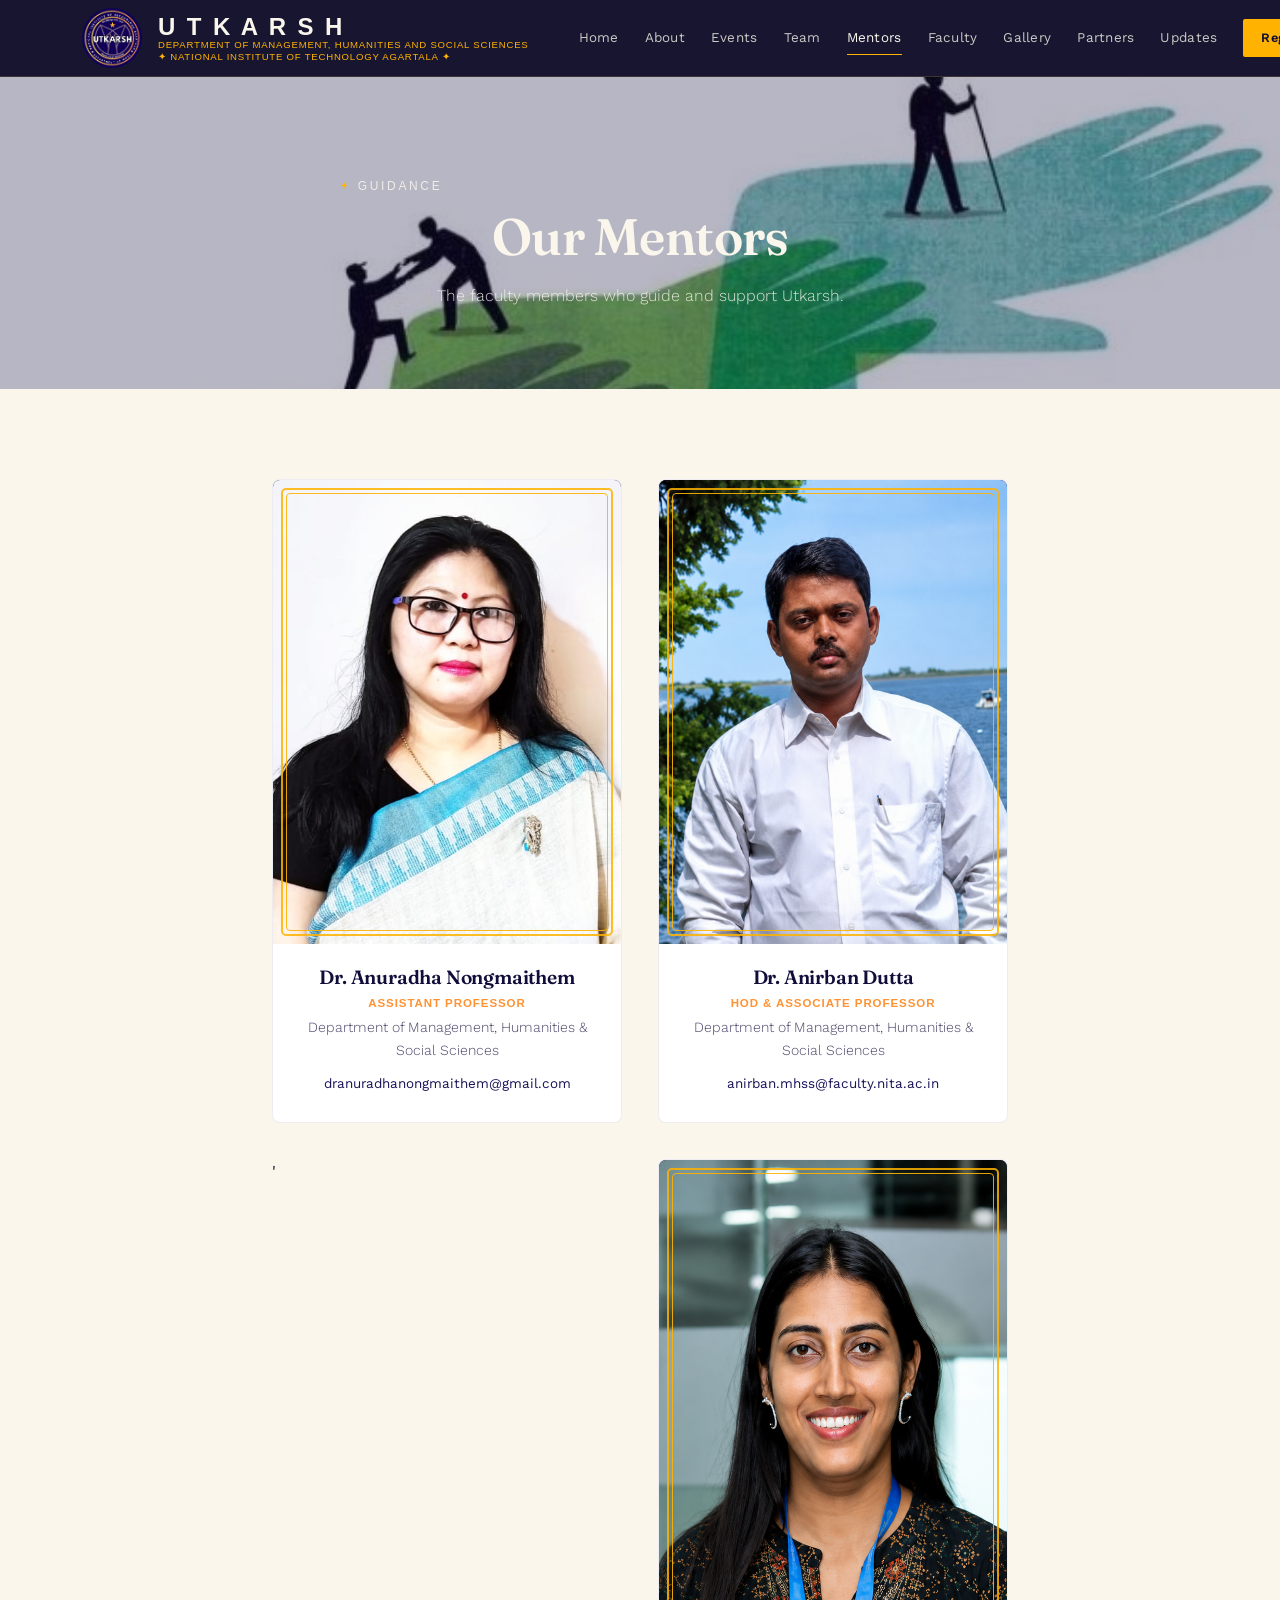
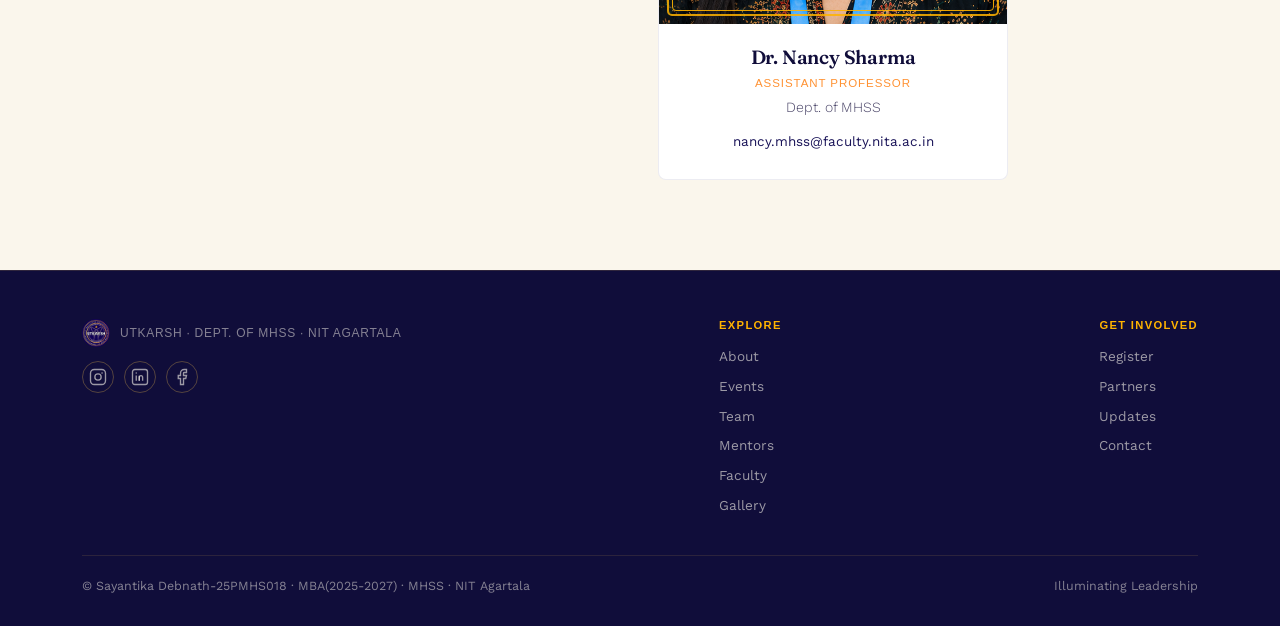
<file: mentors.html>
<!DOCTYPE html>
<html lang="en">

<head>
    <meta charset="UTF-8">
    <meta name="viewport" content="width=device-width, initial-scale=1.0">
    <title>Mentors — UTKARSH | NIT Agartala</title>
    <link rel="preconnect" href="https://fonts.googleapis.com">
    <link rel="preconnect" href="https://fonts.gstatic.com" crossorigin>
    <link
        href="https://fonts.googleapis.com/css2?family=Fraunces:ital,opsz,wght@0,9..144,300;0,9..144,500;0,9..144,600;0,9..144,700;1,9..144,500&family=Work+Sans:wght@300;400;500;600&family=Space+Mono:wght@400;700&display=swap"
        rel="stylesheet">
    <link rel="stylesheet" href="css/styles.css">
</head>

<body>

    <header>
        <nav class="wrap">
            <a href="index.html" class="brand">
                <img src="assets/utkarsh-logo.jpg" alt="Utkarsh seal">
                <div class="brand-text">
                    <strong>U T K A R S H</strong>
                    <span class="dept">Department of Management, Humanities and Social Sciences</span>
                    <span class="institute">✦ National Institute of Technology Agartala ✦</span>
                </div>
            </a>
            <div class="nav-links" id="navLinks">
                <a href="index.html">Home</a>
                <a href="about.html">About</a>
                <a href="events.html">Events</a>
                <a href="team.html">Team</a>
                <a href="mentors.html">Mentors</a>
                <a href="faculty.html">Faculty</a>
                <a href="gallery.html">Gallery</a>
                <a href="partners.html">Partners</a>
                <a href="updates.html">Updates</a>
                <a href="register.html" class="nav-cta">Register</a>
            </div>
            <button class="menu-btn" id="menuBtn" aria-label="Toggle menu">☰</button>
        </nav>
    </header>

    <section class="page-hero has-bg">
        <img src="assets/mentors-bg.jpg" alt="" class="page-hero-bg">

        <div class="wrap">
            <p class="eyebrow on-dark">Guidance</p>
            <h1>Our Mentors</h1>
            <p>The faculty members who guide and support Utkarsh.</p>
        </div>
    </section>

    <section>
        <div class="wrap">
            <div class="mentors-grid">

                <!-- Mentor Card 1 -->
                <div class="mentor-card fade-up">
                    <div class="mentor-frame">
                        <img src="assets/mentors/anuradha.png" alt="Mentor Name">
                    </div>
                    <div class="mentor-info">
                        <h3>Dr. Anuradha Nongmaithem</h3>
                        <p class="designation"><strong>Assistant Professor</strong></p>
                        <p class="dept">Department of Management, Humanities & Social Sciences</p>
                        <a href="mailto:dranuradhanongmaithem@gmail.com"
                            class="mentor-email">dranuradhanongmaithem@gmail.com</a>
                    </div>
                </div>

                <!-- Mentor Card 2 -->
                <div class="mentor-card fade-up">
                    <div class="mentor-frame">
                        <img src="assets/mentors/anirbansir.png" alt="Mentor Name">
                    </div>
                    <div class="mentor-info">
                        <h3>Dr. Anirban Dutta</h3>
                        <p class="designation"><strong>HOD & Associate Professor</strong></p>
                        <p class="dept">Department of Management, Humanities & Social Sciences</p>
                        <a href="mailto:anirban.mhss@faculty.nita.ac.in"
                            class="mentor-email">anirban.mhss@faculty.nita.ac.in</a>
                    </div>
                </div>'

                <!-- Mentor Card 3 -->
                <div class="mentor-card fade-up">
                    <div class="mentor-frame">
                        <img src="assets/mentors/nancy-sharma.png" alt="Mentor Name">
                    </div>
                    <div class="mentor-info">
                        <h3>Dr. Nancy Sharma</h3>
                        <p class="designation">Assistant Professor</p>
                        <p class="dept">Dept. of MHSS</p>
                        <a href="mailto:nancy.mhss@faculty.nita.ac.in"
                            class="mentor-email">nancy.mhss@faculty.nita.ac.in</a>
                    </div>
                </div>

                <!-- Mentor Card 4 -->
                <!--<div class="mentor-card fade-up">
                    <div class="mentor-frame">
                        <img src="assets/mentors/mentor4.jpg" alt="Mentor Name">
                    </div>
                    <div class="mentor-info">
                        <h3>Prof. Example Name</h3>
                        <p class="designation">Head of Department</p>
                        <p class="dept">Dept. of MHSS</p>
                        <a href="mailto:example4@nita.ac.in" class="mentor-email">example4@nita.ac.in</a>
                    </div>
                </div> -->

            </div>
        </div>
    </section>

    <footer>
        <div class="wrap">
            <div class="foot-row">

                <div class="foot-brand">
                    <div class="foot-brand-top">
                        <img src="assets/utkarsh-logo.jpg" alt="Utkarsh">
                        UTKARSH · DEPT. OF MHSS · NIT AGARTALA
                    </div>

                    <div class="foot-social">
                        <a href="https://www.instagram.com/utkarsh_management_club/" target="_blank"
                            rel="noopener noreferrer" aria-label="Instagram">
                            <svg viewBox="0 0 24 24" width="18" height="18" fill="none" stroke="currentColor"
                                stroke-width="1.8">
                                <rect x="2" y="2" width="20" height="20" rx="5" />
                                <circle cx="12" cy="12" r="4.2" />
                                <circle cx="17.4" cy="6.6" r="1.1" fill="currentColor" stroke="none" />
                            </svg>
                        </a>
                        <a href="https://www.linkedin.com/in/utkarsh-illuminating-leadership-119296320/" target="_blank"
                            rel="noopener noreferrer" aria-label="LinkedIn">
                            <svg viewBox="0 0 24 24" width="18" height="18" fill="none" stroke="currentColor"
                                stroke-width="1.8">
                                <rect x="2" y="2" width="20" height="20" rx="3" />
                                <line x1="7" y1="10" x2="7" y2="17" />
                                <circle cx="7" cy="6.6" r="1" fill="currentColor" stroke="none" />
                                <path d="M11 17v-4.2c0-1.6 1-2.6 2.4-2.6 1.3 0 2.1.9 2.1 2.6V17" />
                                <line x1="11" y1="10.3" x2="11" y2="17" />
                            </svg>
                        </a>
                        <a href="https://www.facebook.com/profile.php?id=61562861926325&sk=photos" target="_blank"
                            rel="noopener noreferrer" aria-label="Facebook">
                            <svg viewBox="0 0 24 24" width="18" height="18" fill="none" stroke="currentColor"
                                stroke-width="1.8">
                                <path d="M18 2h-3a5 5 0 0 0-5 5v3H7v4h3v8h4v-8h3l1-4h-4V7a1 1 0 0 1 1-1h3z" />
                            </svg>
                        </a>
                    </div>
                </div>

                <div class="foot-col">
                    <h4>Explore</h4>
                    <a href="about.html">About</a>
                    <a href="events.html">Events</a>
                    <a href="team.html">Team</a>
                    <a href="mentors.html">Mentors</a>
                    <a href="faculty.html">Faculty</a>
                    <a href="gallery.html">Gallery</a>
                </div>
                <div class="foot-col">
                    <h4>Get Involved</h4>
                    <a href="register.html">Register</a>
                    <a href="partners.html">Partners</a>
                    <a href="updates.html">Updates</a>
                    <a href="contact.html">Contact</a>
                </div>
            </div>
            <div class="foot-bottom">
                <span>© Sayantika Debnath-25PMHS018 · MBA(2025-2027) · MHSS · NIT Agartala</span>
                <span>Illuminating Leadership</span>
            </div>
        </div>
    </footer>

    <script src="js/main.js"></script>
</body>

</html>
</file>
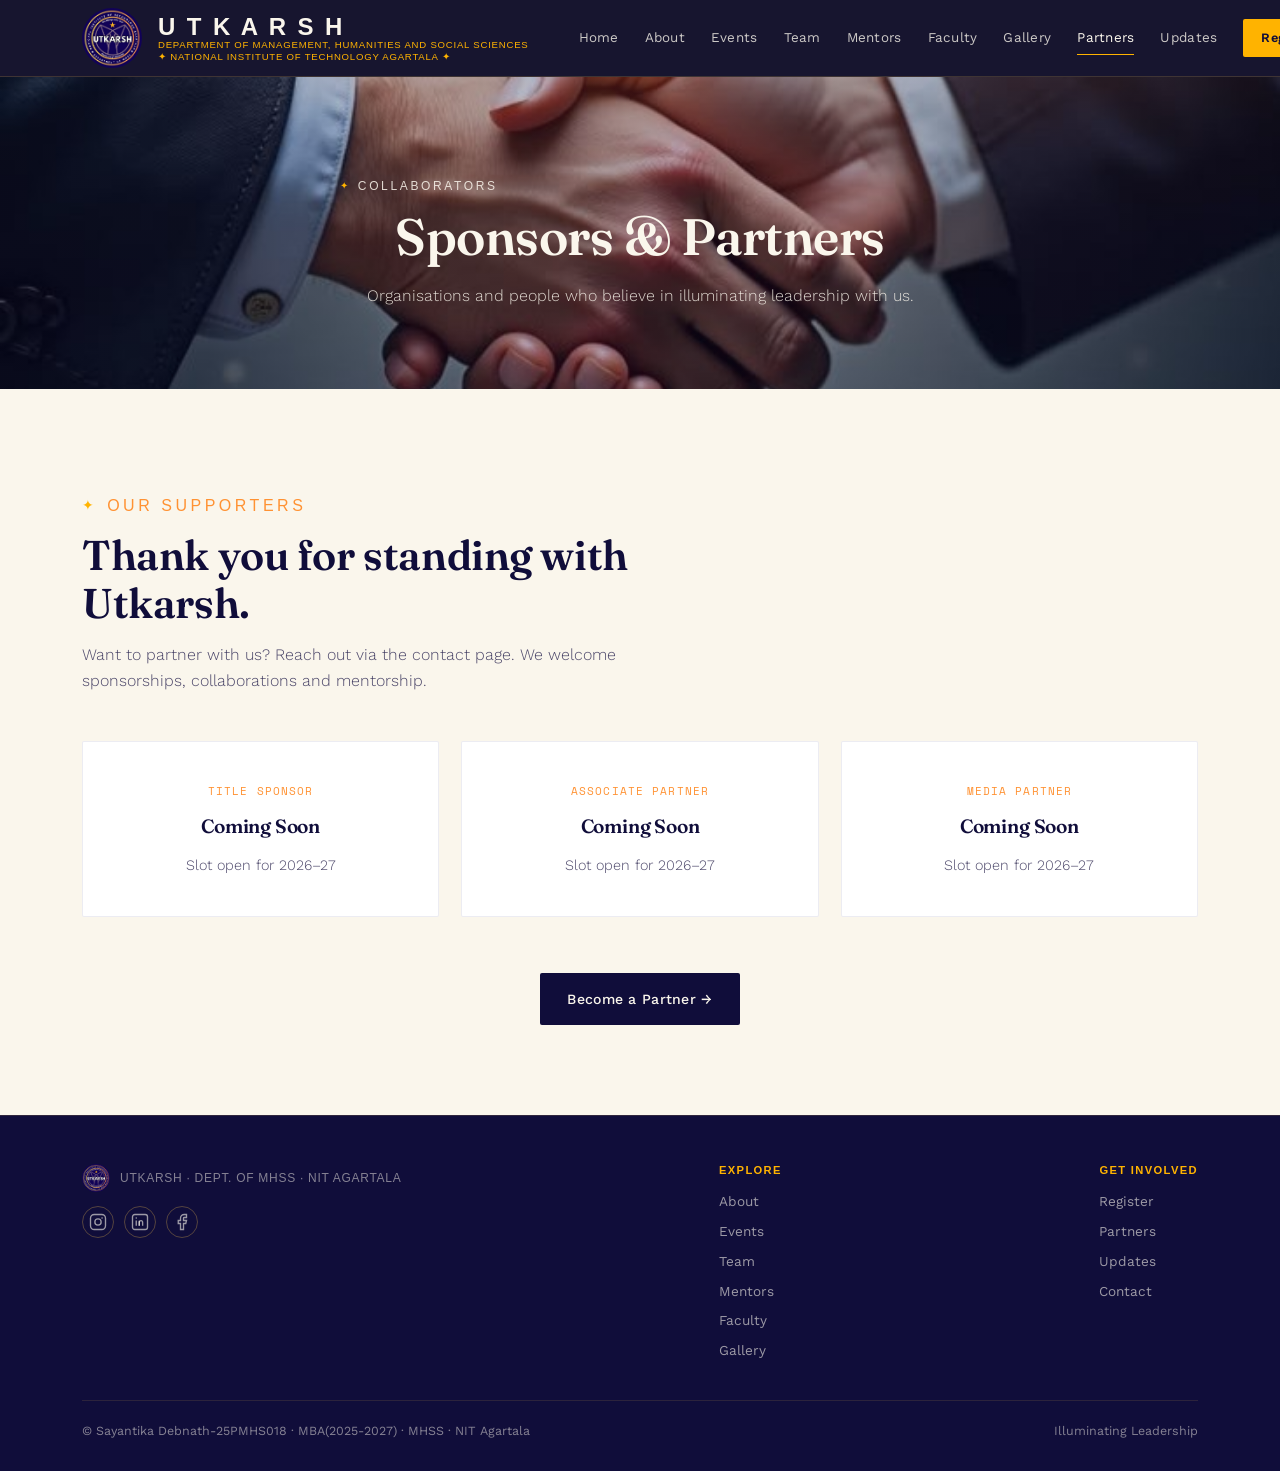
<file: partners.html>
<!DOCTYPE html>
<html lang="en">

<head>
  <meta charset="UTF-8">
  <meta name="viewport" content="width=device-width, initial-scale=1.0">
  <title>Partners — UTKARSH | NIT Agartala</title>
  <link rel="preconnect" href="https://fonts.googleapis.com">
  <link rel="preconnect" href="https://fonts.gstatic.com" crossorigin>
  <link
    href="https://fonts.googleapis.com/css2?family=Fraunces:ital,opsz,wght@0,9..144,300;0,9..144,500;0,9..144,600;0,9..144,700;1,9..144,500&family=Work+Sans:wght@300;400;500;600&family=Space+Mono:wght@400;700&display=swap"
    rel="stylesheet">
  <link rel="stylesheet" href="css/styles.css">
</head>

<body>

  <header>
    <nav class="wrap">
      <a href="index.html" class="brand">
        <img src="assets/utkarsh-logo.jpg" alt="Utkarsh seal">

        <div class="brand-text">
          <strong>U T K A R S H</strong>
          <span class="dept">Department of Management, Humanities and Social Sciences</span>
          <span class="institute">✦ National Institute of Technology Agartala ✦</span>
        </div>

      </a>

      <div class="nav-links" id="navLinks">
        <a href="index.html">Home</a>
        <a href="about.html">About</a>
        <a href="events.html">Events</a>
        <a href="team.html">Team</a>
        <a href="mentors.html">Mentors</a>
        <a href="faculty.html">Faculty</a>
        <a href="gallery.html">Gallery</a>
        <a href="partners.html">Partners</a>
        <a href="updates.html">Updates</a>
        <a href="register.html" class="nav-cta">Register</a>
      </div>

      <button class="menu-btn" id="menuBtn" aria-label="Toggle menu">☰</button>
    </nav>
  </header>

  <section class="page-hero has-bg">
    <img src="assets/partners-bg.jpg" alt="" class="page-hero-bg">

    <div class="wrap">
      <p class="eyebrow on-dark">Collaborators</p>
      <h1>Sponsors & Partners</h1>
      <p>Organisations and people who believe in illuminating leadership with us.</p>
    </div>
  </section>

  <section>
    <div class="wrap">
      <div class="section-head">
        <p class="eyebrow on-light">Our Supporters</p>
        <h2>Thank you for standing with Utkarsh.</h2>
        <p>Want to partner with us? Reach out via the contact page. We welcome sponsorships, collaborations and
          mentorship.</p>
      </div>

      <div class="partner-grid">
        <div class="card" style="text-align:center; padding:40px 20px;">
          <p style="font-family:'Space Mono',monospace; font-size:0.7rem; color:var(--amber); letter-spacing:0.1em;">
            TITLE SPONSOR</p>
          <h3 style="margin:16px 0;">Coming Soon</h3>
          <p>Slot open for 2026–27</p>
        </div>
        <div class="card" style="text-align:center; padding:40px 20px;">
          <p style="font-family:'Space Mono',monospace; font-size:0.7rem; color:var(--amber); letter-spacing:0.1em;">
            ASSOCIATE PARTNER</p>
          <h3 style="margin:16px 0;">Coming Soon</h3>
          <p>Slot open for 2026–27</p>
        </div>
        <div class="card" style="text-align:center; padding:40px 20px;">
          <p style="font-family:'Space Mono',monospace; font-size:0.7rem; color:var(--amber); letter-spacing:0.1em;">
            MEDIA PARTNER</p>
          <h3 style="margin:16px 0;">Coming Soon</h3>
          <p>Slot open for 2026–27</p>
        </div>
      </div>

      <div style="text-align:center; margin-top:56px;">
        <a href="contact.html" class="btn btn-dark">Become a Partner →</a>
      </div>
    </div>
  </section>

  <footer>
    <div class="wrap">
      <div class="foot-row">

        <div class="foot-brand">
          <div class="foot-brand-top">
            <img src="assets/utkarsh-logo.jpg" alt="Utkarsh">
            UTKARSH · DEPT. OF MHSS · NIT AGARTALA
          </div>

          <div class="foot-social">
            <a href="https://www.instagram.com/utkarsh_management_club/" target="_blank" rel="noopener noreferrer"
              aria-label="Instagram">
              <svg viewBox="0 0 24 24" width="18" height="18" fill="none" stroke="currentColor" stroke-width="1.8">
                <rect x="2" y="2" width="20" height="20" rx="5" />
                <circle cx="12" cy="12" r="4.2" />
                <circle cx="17.4" cy="6.6" r="1.1" fill="currentColor" stroke="none" />
              </svg>
            </a>
            <a href="https://www.linkedin.com/in/utkarsh-illuminating-leadership-119296320/" target="_blank"
              rel="noopener noreferrer" aria-label="LinkedIn">
              <svg viewBox="0 0 24 24" width="18" height="18" fill="none" stroke="currentColor" stroke-width="1.8">
                <rect x="2" y="2" width="20" height="20" rx="3" />
                <line x1="7" y1="10" x2="7" y2="17" />
                <circle cx="7" cy="6.6" r="1" fill="currentColor" stroke="none" />
                <path d="M11 17v-4.2c0-1.6 1-2.6 2.4-2.6 1.3 0 2.1.9 2.1 2.6V17" />
                <line x1="11" y1="10.3" x2="11" y2="17" />
              </svg>
            </a>
            <a href="https://www.facebook.com/profile.php?id=61562861926325&sk=photos" target="_blank"
              rel="noopener noreferrer" aria-label="Facebook">
              <svg viewBox="0 0 24 24" width="18" height="18" fill="none" stroke="currentColor" stroke-width="1.8">
                <path d="M18 2h-3a5 5 0 0 0-5 5v3H7v4h3v8h4v-8h3l1-4h-4V7a1 1 0 0 1 1-1h3z" />
              </svg>
            </a>
          </div>
        </div>

        <div class="foot-col">
          <h4>Explore</h4>
          <a href="about.html">About</a>
          <a href="events.html">Events</a>
          <a href="team.html">Team</a>
          <a href="mentors.html">Mentors</a>
          <a href="faculty.html">Faculty</a>
          <a href="gallery.html">Gallery</a>
        </div>
        <div class="foot-col">
          <h4>Get Involved</h4>
          <a href="register.html">Register</a>
          <a href="partners.html">Partners</a>
          <a href="updates.html">Updates</a>
          <a href="contact.html">Contact</a>
        </div>
      </div>
      <div class="foot-bottom">
        <span>© Sayantika Debnath-25PMHS018 · MBA(2025-2027) · MHSS · NIT Agartala</span>
        <span>Illuminating Leadership</span>
      </div>
    </div>
  </footer>

  <script src="js/main.js"></script>
</body>

</html>
</file>
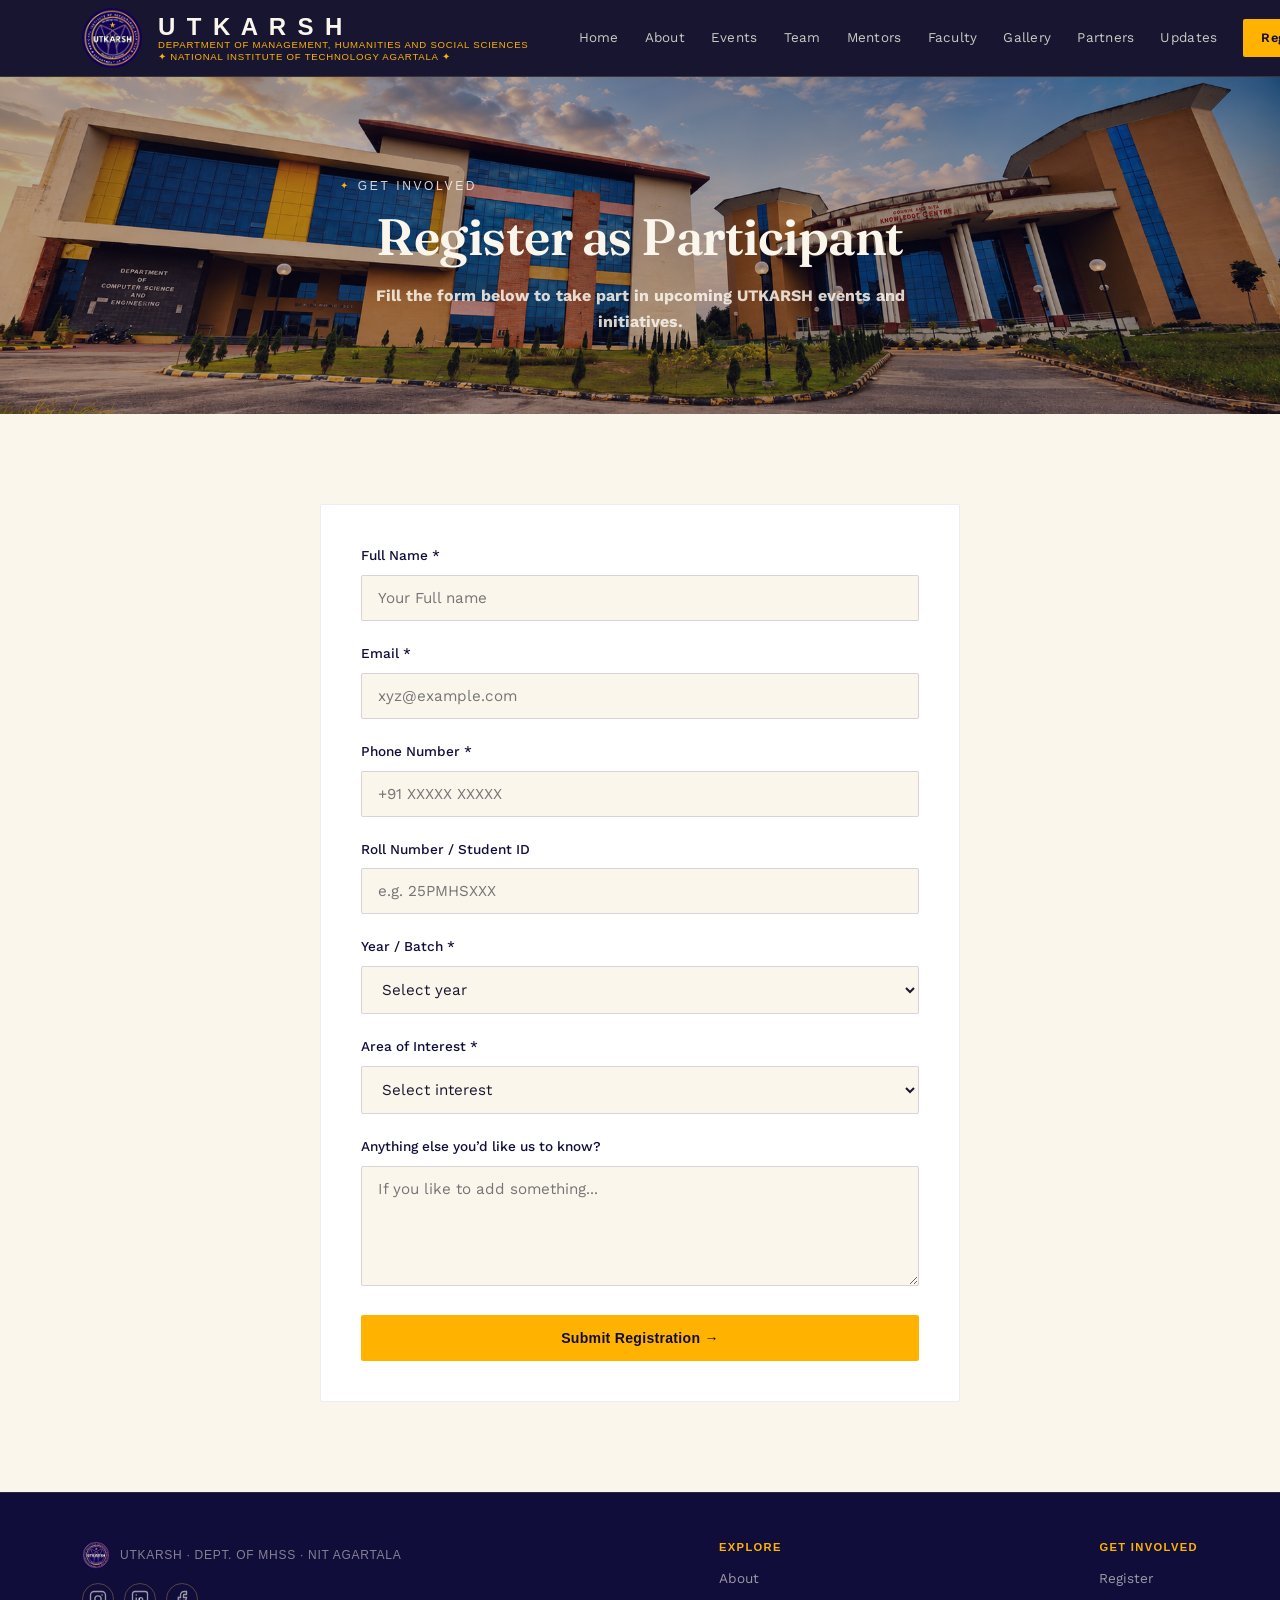
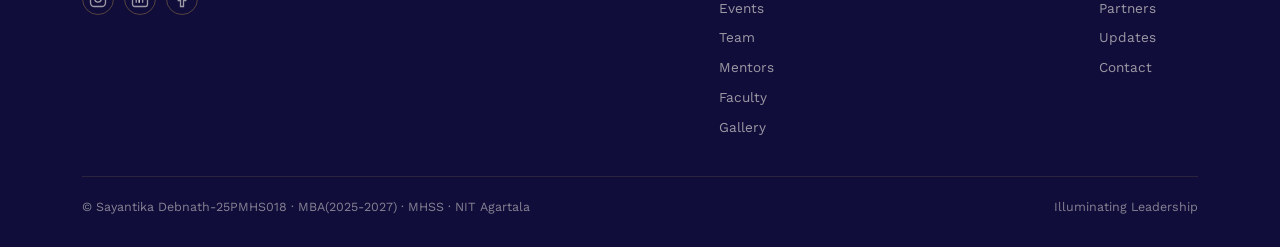
<file: register.html>
<!DOCTYPE html>
<html lang="en">

<head>
  <meta charset="UTF-8">
  <meta name="viewport" content="width=device-width, initial-scale=1.0">
  <title>Register — UTKARSH | NIT Agartala</title>
  <link rel="preconnect" href="https://fonts.googleapis.com">
  <link rel="preconnect" href="https://fonts.gstatic.com" crossorigin>
  <link
    href="https://fonts.googleapis.com/css2?family=Fraunces:ital,opsz,wght@0,9..144,300;0,9..144,500;0,9..144,600;0,9..144,700;1,9..144,500&family=Work+Sans:wght@300;400;500;600&family=Space+Mono:wght@400;700&display=swap"
    rel="stylesheet">
  <link rel="stylesheet" href="css/styles.css">
</head>

<body>

  <header>
    <nav class="wrap">
      <a href="index.html" class="brand">
        <img src="assets/utkarsh-logo.jpg" alt="Utkarsh seal">

        <div class="brand-text">
          <strong>U T K A R S H</strong>
          <span class="dept">Department of Management, Humanities and Social Sciences</span>
          <span class="institute">✦ National Institute of Technology Agartala ✦</span>
        </div>

      </a>

      <div class="nav-links" id="navLinks">
        <a href="index.html">Home</a>
        <a href="about.html">About</a>
        <a href="events.html">Events</a>
        <a href="team.html">Team</a>
        <a href="mentors.html">Mentors</a>
        <a href="faculty.html">Faculty</a>
        <a href="gallery.html">Gallery</a>
        <a href="partners.html">Partners</a>
        <a href="updates.html">Updates</a>
        <a href="register.html" class="nav-cta">Register</a>
      </div>

      <button class="menu-btn" id="menuBtn" aria-label="Toggle menu">☰</button>
    </nav>
  </header>

  <section class="page-hero has-bg">
    <img src="assets/register-bg.png" alt="" class="page-hero-bg">

    <div class="wrap">
      <p class="eyebrow on-dark">Get Involved</p>
      <h1>Register as Participant</h1>
      <p><strong>Fill the form below to take part in upcoming UTKARSH events and initiatives.</strong></p>
    </div>
  </section>

  <section>
    <div class="wrap">
      <div class="form-card">
        <form id="registerForm"
          action="https://script.google.com/macros/s/AKfycbxHH_BaLFAHa7vDaOVjzJjLJ5AcWHkLtbY93OjWZ33GNN4Amfc5ZlviyabW-A0DPrrS/exec"
          method="POST">

          <!-- Hidden field so script knows this is Register form -->
          <!-- <input type="hidden" name="formType" value="register"> -->

          <div class="form-group">
            <label for="fullName">Full Name *</label>
            <input type="text" id="fullName" name="fullName" required placeholder="Your Full name">
          </div>

          <div class="form-group">
            <label for="email">Email *</label>
            <input type="email" id="email" name="email" required placeholder="xyz@example.com">
          </div>

          <div class="form-group">
            <label for="phone">Phone Number *</label>
            <input type="tel" id="phone" name="phone" required placeholder="+91 XXXXX XXXXX">
          </div>

          <div class="form-group">
            <label for="roll">Roll Number / Student ID</label>
            <input type="text" id="roll" name="roll" placeholder="e.g. 25PMHSXXX">
          </div>

          <div class="form-group">
            <label for="year">Year / Batch *</label>
            <select id="year" name="year" required>
              <option value="">Select year</option>
              <option value="1st">1st Year</option>
              <option value="2nd">2nd Year</option>
              <option value="3rd">3rd Year</option>
              <option value="4th">4th Year</option>
              <option value="Alumni">Alumni</option>
              <option value="Other">Other</option>
            </select>
          </div>

          <div class="form-group">
            <label for="interest">Area of Interest *</label>
            <select id="interest" name="interest" required>
              <option value="">Select interest</option>
              <option value="Cultural">Cultural</option>
              <option value="Creative">Creative</option>
              <option value="Finance">Finance / Treasury</option>
              <option value="Social Media">Social Media & Advertising</option>
              <option value="Technical">Technical</option>
              <option value="Leadership">Leadership / VP Track</option>
              <option value="Any">Open to anything</option>
            </select>
          </div>

          <div class="form-group">
            <label for="message">Anything else you’d like us to know?</label>
            <textarea id="message" name="message" placeholder="If you like to add something..."></textarea>
          </div>

          <button type="submit" class="btn btn-primary" style="width:100%; justify-content:center;">
            Submit Registration →
          </button>
        </form>
      </div>
    </div>
  </section>

  <footer>
    <div class="wrap">
      <div class="foot-row">

        <div class="foot-brand">
          <div class="foot-brand-top">
            <img src="assets/utkarsh-logo.jpg" alt="Utkarsh">
            UTKARSH · DEPT. OF MHSS · NIT AGARTALA
          </div>

          <div class="foot-social">
            <a href="https://www.instagram.com/utkarsh_management_club/" target="_blank" rel="noopener noreferrer"
              aria-label="Instagram">
              <svg viewBox="0 0 24 24" width="18" height="18" fill="none" stroke="currentColor" stroke-width="1.8">
                <rect x="2" y="2" width="20" height="20" rx="5" />
                <circle cx="12" cy="12" r="4.2" />
                <circle cx="17.4" cy="6.6" r="1.1" fill="currentColor" stroke="none" />
              </svg>
            </a>
            <a href="https://www.linkedin.com/in/utkarsh-illuminating-leadership-119296320/" target="_blank"
              rel="noopener noreferrer" aria-label="LinkedIn">
              <svg viewBox="0 0 24 24" width="18" height="18" fill="none" stroke="currentColor" stroke-width="1.8">
                <rect x="2" y="2" width="20" height="20" rx="3" />
                <line x1="7" y1="10" x2="7" y2="17" />
                <circle cx="7" cy="6.6" r="1" fill="currentColor" stroke="none" />
                <path d="M11 17v-4.2c0-1.6 1-2.6 2.4-2.6 1.3 0 2.1.9 2.1 2.6V17" />
                <line x1="11" y1="10.3" x2="11" y2="17" />
              </svg>
            </a>
            <a href="https://www.facebook.com/profile.php?id=61562861926325&sk=photos" target="_blank"
              rel="noopener noreferrer" aria-label="Facebook">
              <svg viewBox="0 0 24 24" width="18" height="18" fill="none" stroke="currentColor" stroke-width="1.8">
                <path d="M18 2h-3a5 5 0 0 0-5 5v3H7v4h3v8h4v-8h3l1-4h-4V7a1 1 0 0 1 1-1h3z" />
              </svg>
            </a>
          </div>
        </div>

        <div class="foot-col">
          <h4>Explore</h4>
          <a href="about.html">About</a>
          <a href="events.html">Events</a>
          <a href="team.html">Team</a>
          <a href="mentors.html">Mentors</a>
          <a href="faculty.html">Faculty</a>
          <a href="gallery.html">Gallery</a>
        </div>
        <div class="foot-col">
          <h4>Get Involved</h4>
          <a href="register.html">Register</a>
          <a href="partners.html">Partners</a>
          <a href="updates.html">Updates</a>
          <a href="contact.html">Contact</a>
        </div>
      </div>
      <div class="foot-bottom">
        <span>© Sayantika Debnath-25PMHS018 · MBA(2025-2027) · MHSS · NIT Agartala</span>
        <span>Illuminating Leadership</span>
      </div>
    </div>
  </footer>

  <script src="js/main.js"></script>

  <!-- Success Popup -->
  <div class="success-overlay" id="successPopup">
    <div class="success-modal">
      <div class="success-icon">🕊️..</div>
      <h3>Submission Complete!</h3>
      <p>Thank you for registering with UTKARSH.<br>We’ll get back to you soon.</p>
      <button class="btn btn-primary" id="successOkBtn">OK</button>
    </div>
  </div>

</body>

</html>
</file>
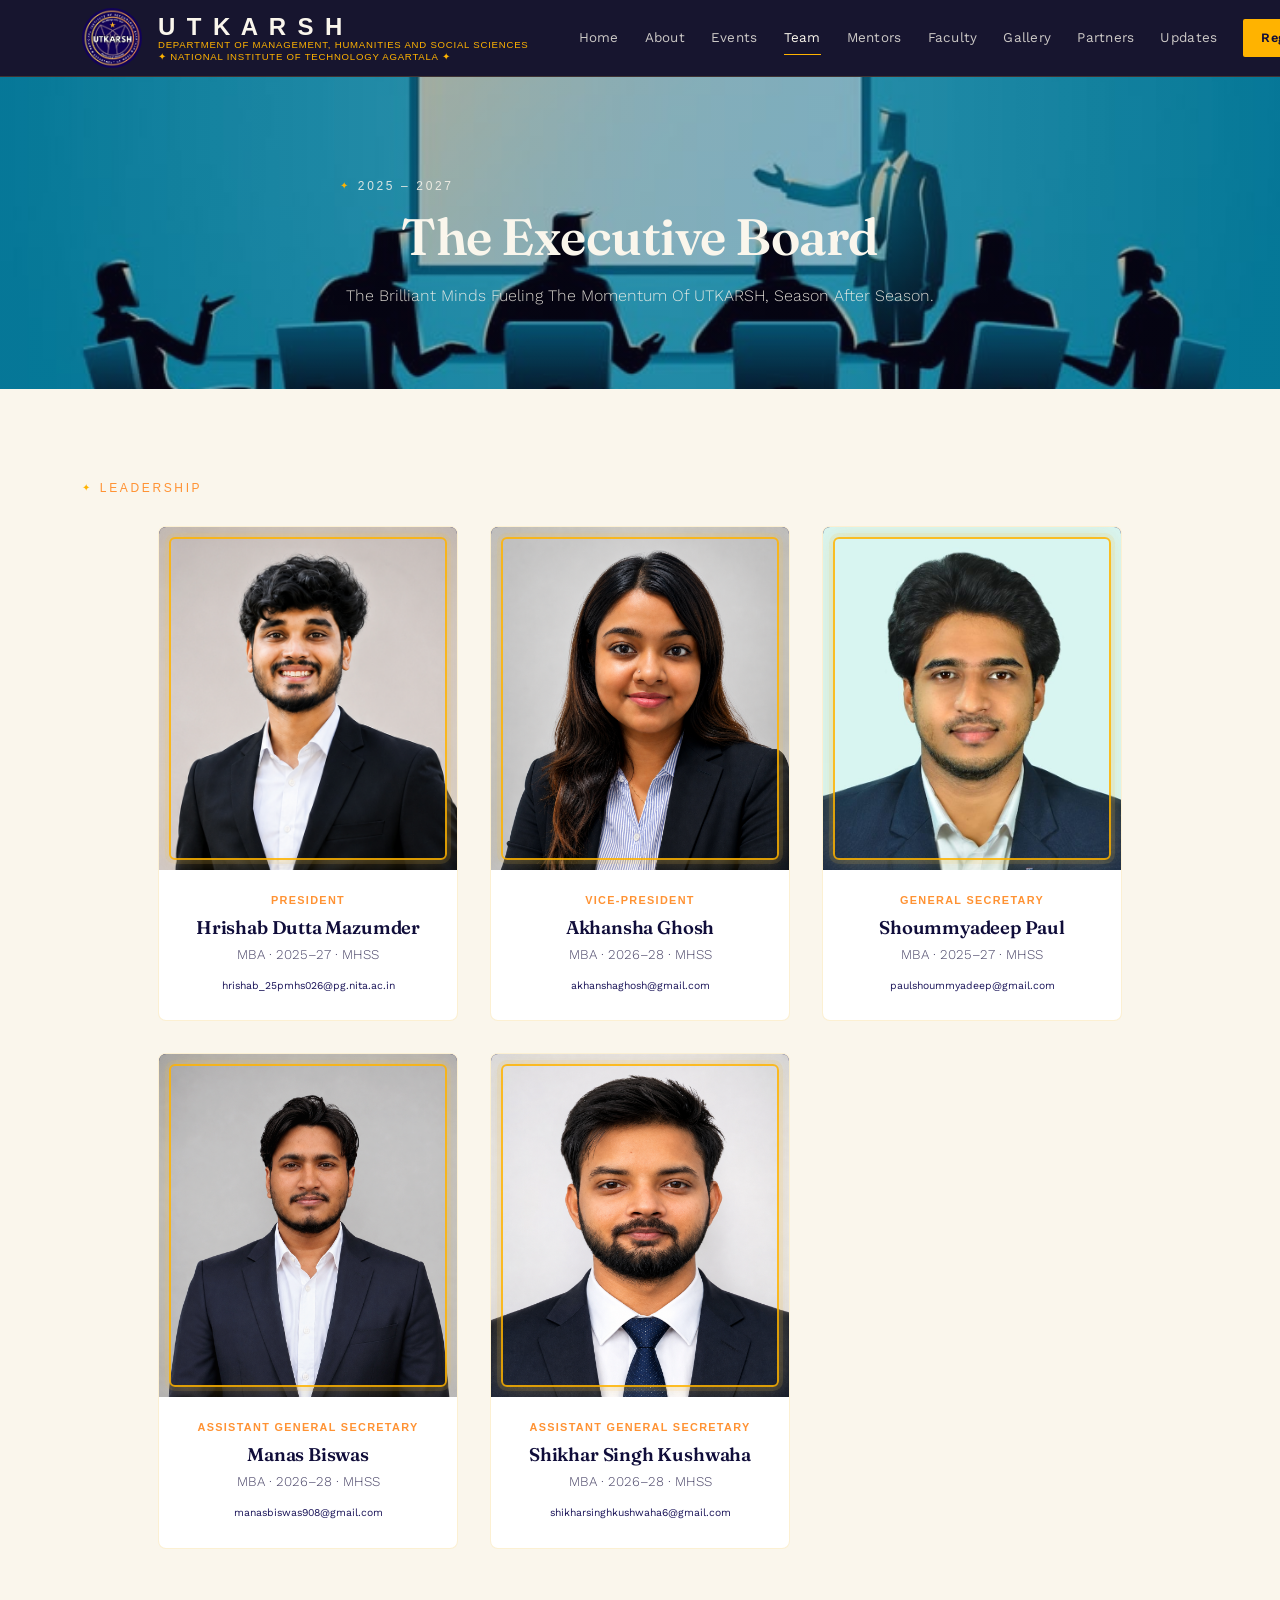
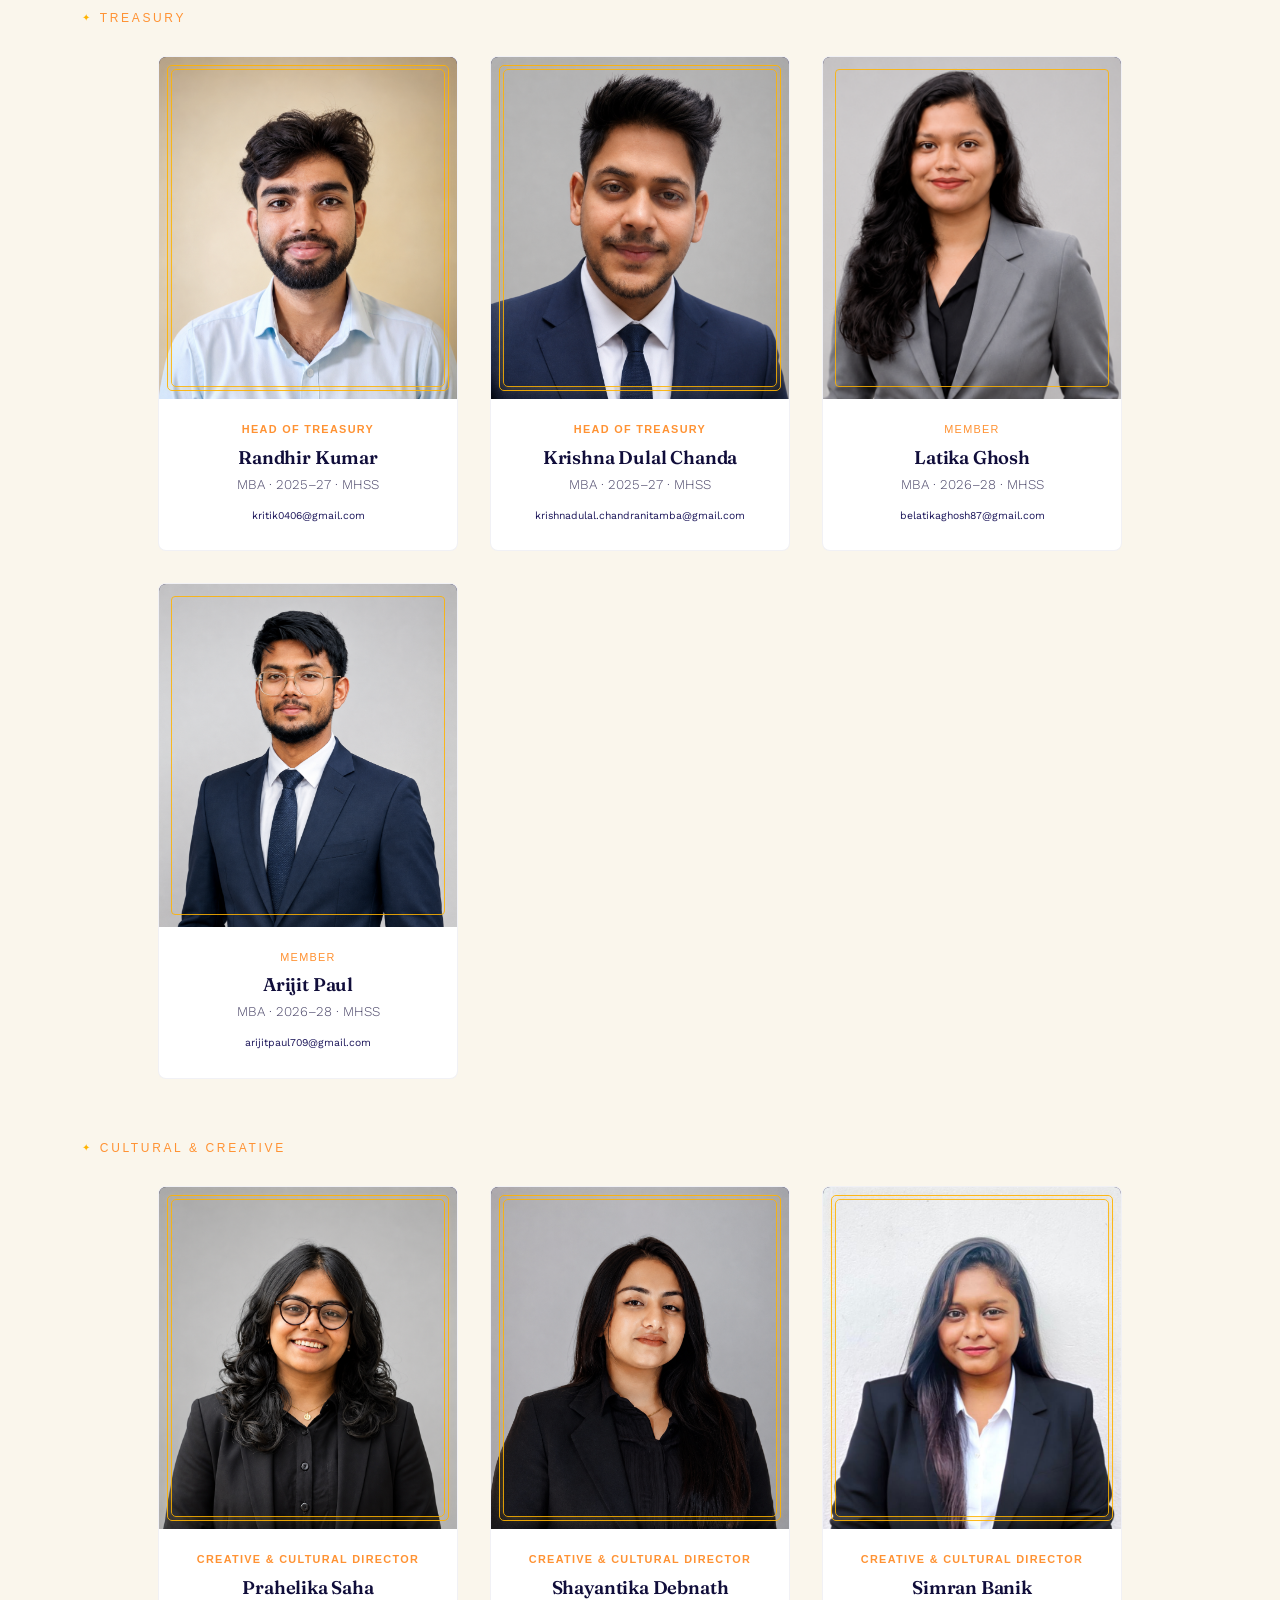
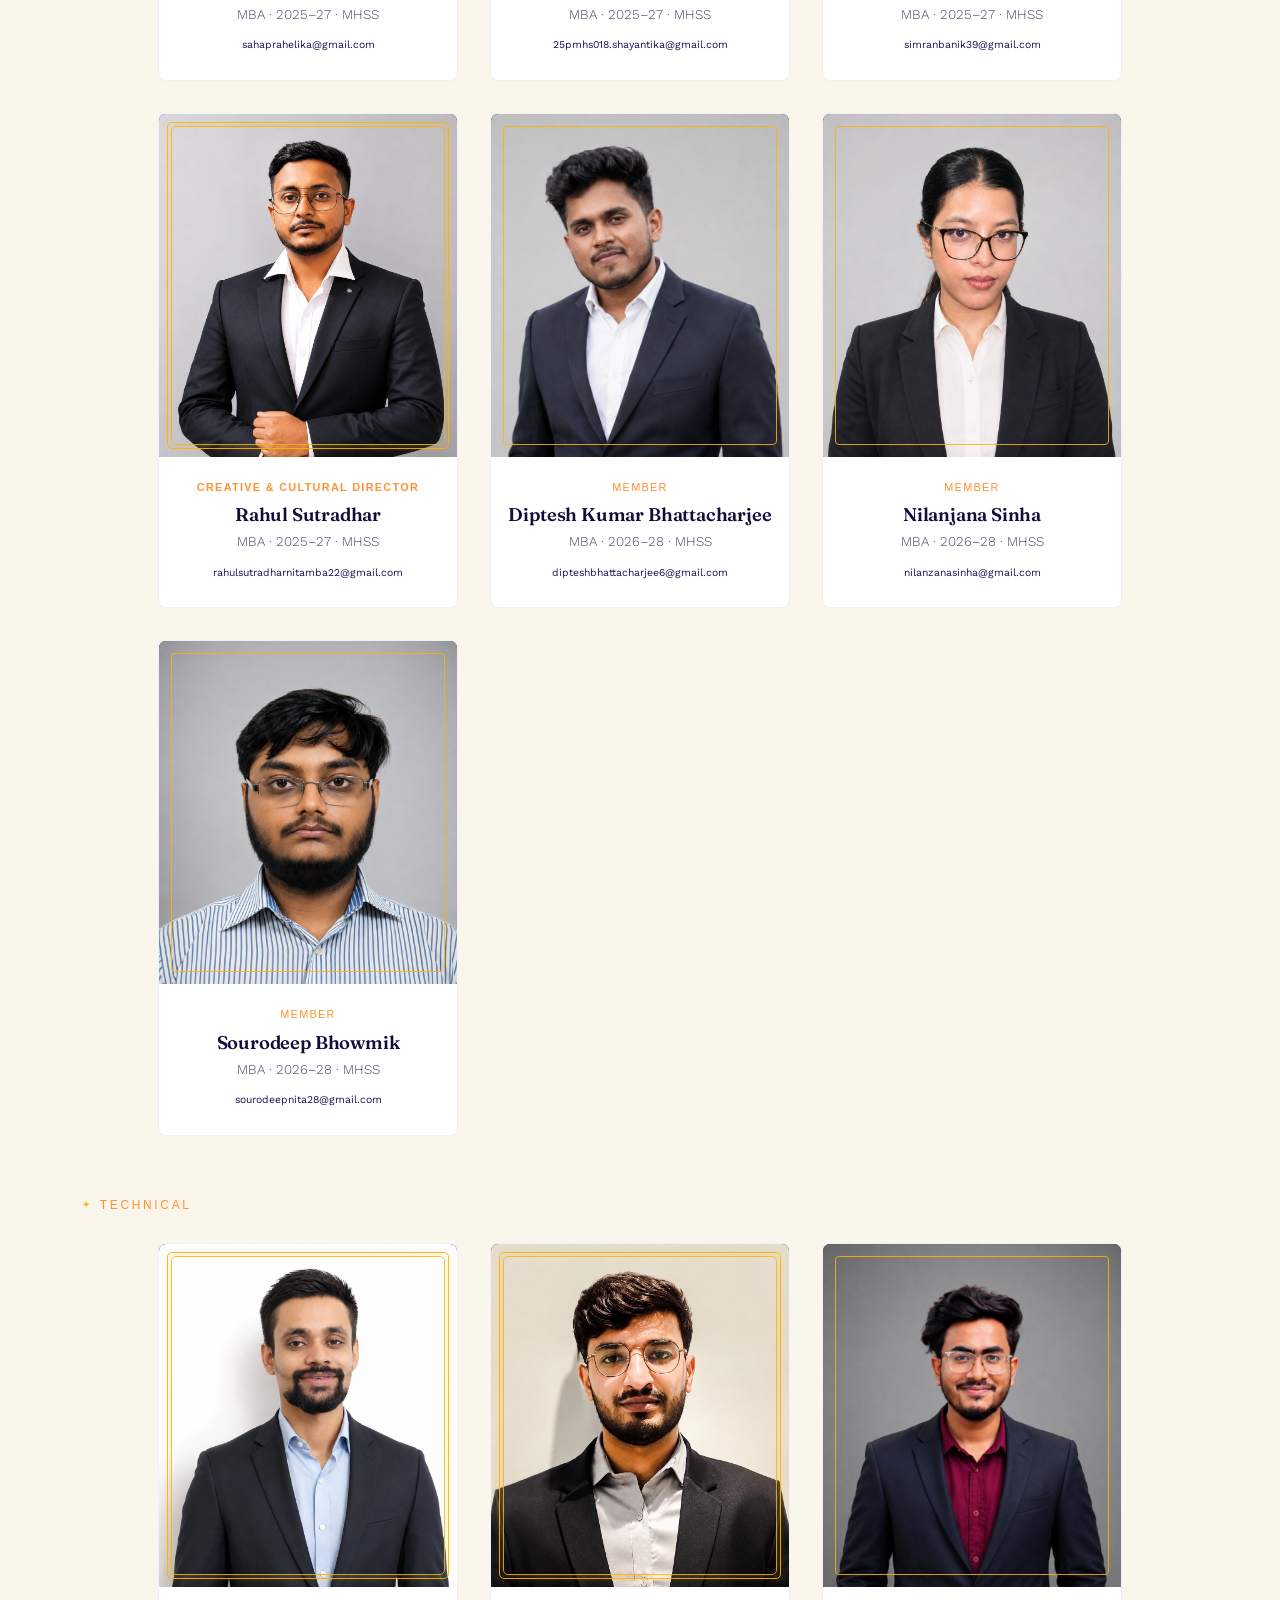
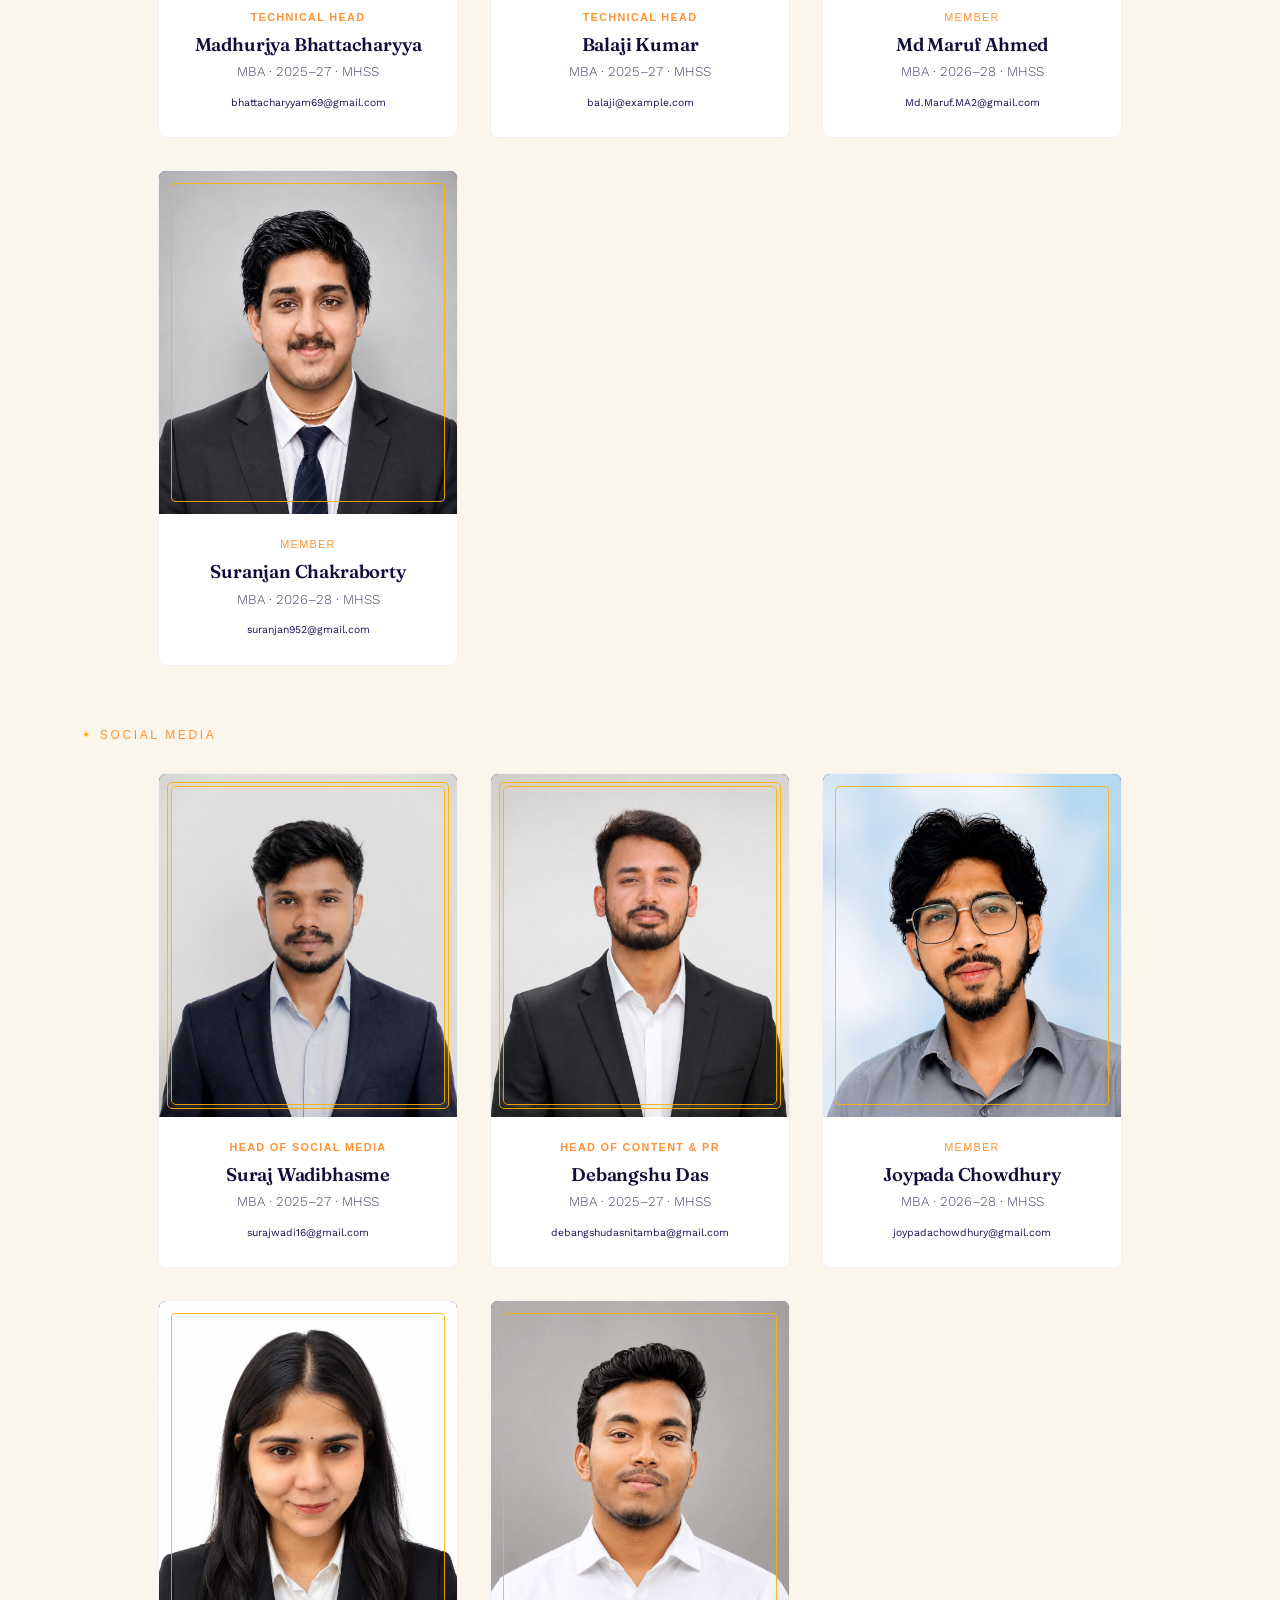
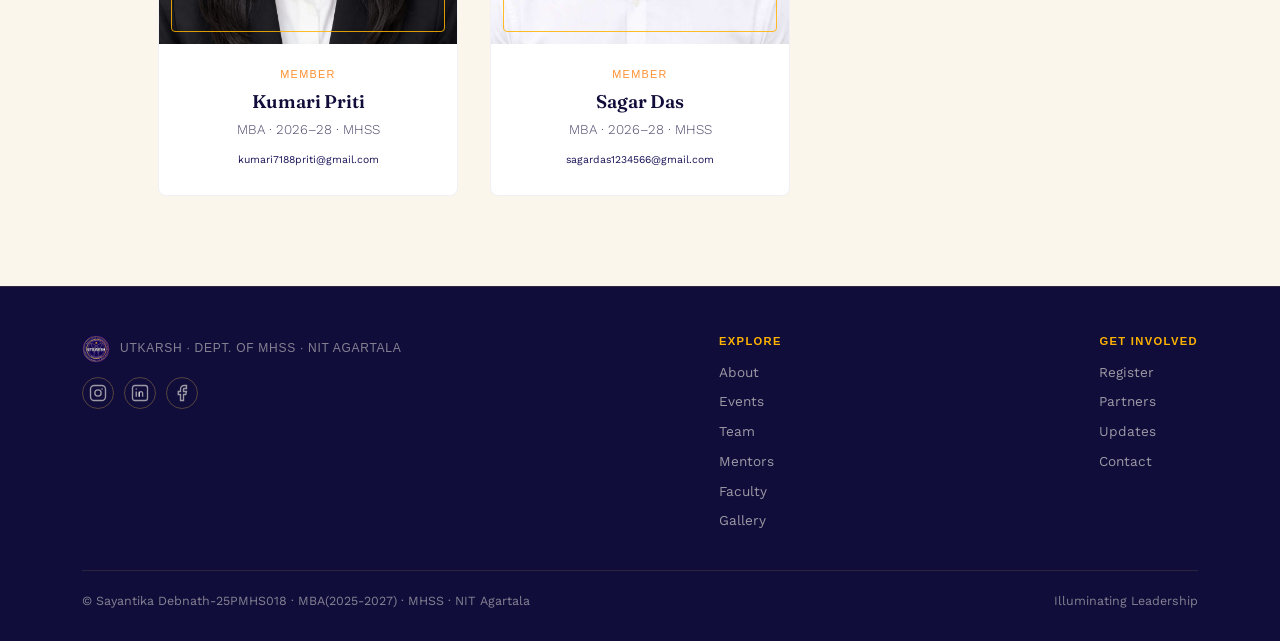
<file: team.html>
<!DOCTYPE html>
<html lang="en">

<head>
  <meta charset="UTF-8">
  <meta name="viewport" content="width=device-width, initial-scale=1.0">
  <title>Team — UTKARSH | NIT Agartala</title>
  <link rel="preconnect" href="https://fonts.googleapis.com">
  <link rel="preconnect" href="https://fonts.gstatic.com" crossorigin>
  <link
    href="https://fonts.googleapis.com/css2?family=Fraunces:ital,opsz,wght@0,9..144,300;0,9..144,500;0,9..144,600;0,9..144,700;1,9..144,500&family=Work+Sans:wght@300;400;500;600&family=Space+Mono:wght@400;700&display=swap"
    rel="stylesheet">
  <link rel="stylesheet" href="css/styles.css">
</head>

<body>

  <header>
    <nav class="wrap">
      <a href="index.html" class="brand">
        <img src="assets/utkarsh-logo.jpg" alt="Utkarsh seal">
        <div class="brand-text">
          <strong>U T K A R S H</strong>
          <span class="dept">Department of Management, Humanities and Social Sciences</span>
          <span class="institute">✦ National Institute of Technology Agartala ✦</span>
        </div>
      </a>
      <div class="nav-links" id="navLinks">
        <a href="index.html">Home</a>
        <a href="about.html">About</a>
        <a href="events.html">Events</a>
        <a href="team.html" class="active">Team</a>
        <a href="mentors.html">Mentors</a>
        <a href="faculty.html">Faculty</a>
        <a href="gallery.html">Gallery</a>
        <a href="partners.html">Partners</a>
        <a href="updates.html">Updates</a>
        <a href="register.html" class="nav-cta">Register</a>
      </div>
      <button class="menu-btn" id="menuBtn" aria-label="Toggle menu">☰</button>
    </nav>
  </header>

  <section class="page-hero has-bg">
    <img src="assets/team-bg.jpg" alt="" class="page-hero-bg">

    <div class="wrap">
      <p class="eyebrow on-dark">2025 – 2027</p>
      <h1>The Executive Board</h1>
      <p>The Brilliant Minds Fueling The Momentum Of UTKARSH, Season After Season.</p>
    </div>
  </section>

  <section>
    <div class="wrap">

      <!-- ========== LEADERSHIP ========== -->
      <div class="section-label">
        <span class="eyebrow on-light">Leadership</span>
      </div>

      <div class="team-members-grid">

        <!-- President -->
        <div class="member-card featured fade-up">
          <div class="member-frame">
            <img src="assets/team/president.png" alt="Hrishab Dutta Mazumder">
            <div class="frame-border"></div>
          </div>
          <div class="member-info">
            <span class="role"><strong>President</strong></span>
            <h3>Hrishab Dutta Mazumder</h3>
            <p class="meta">MBA · 2025–27 · MHSS</p>
            <a href="mailto:hrishab_25pmhs026@pg.nita.ac.in" class="member-email">hrishab_25pmhs026@pg.nita.ac.in</a>
          </div>
        </div>

        <!-- Vice-President -->
        <div class="member-card featured fade-up">
          <div class="member-frame">
            <img src="assets/team/vice-president.png" alt="Akhansha Ghosh">
            <div class="frame-border"></div>
          </div>
          <div class="member-info">
            <span class="role"><strong>Vice-President</strong></span>
            <h3>Akhansha Ghosh</h3>
            <p class="meta">MBA · 2026–28 · MHSS</p>
            <a href="mailto:akhanshaghosh@gmail.com" class="member-email">akhanshaghosh@gmail.com</a>
          </div>
        </div>

        <!-- General Secretary -->
        <div class="member-card featured fade-up">
          <div class="member-frame">
            <img src="assets/team/gs.jpeg" alt="Shoummyadeep Paul">
            <div class="frame-border"></div>
          </div>
          <div class="member-info">
            <span class="role"><strong>General Secretary</strong></span>
            <h3>Shoummyadeep Paul</h3>
            <p class="meta">MBA · 2025–27 · MHSS</p>
            <a href="mailto:paulshoummyadeep@gmail.com" class="member-email">paulshoummyadeep@gmail.com</a>
          </div>
        </div>

        <!-- Assistant General Secretary -->
        <div class="member-card featured fade-up">
          <div class="member-frame">
            <img src="assets/team/manas.png" alt="Manas Biswas">
            <div class="frame-border"></div>
          </div>
          <div class="member-info">
            <span class="role"><strong>Assistant General Secretary</strong></span>
            <h3>Manas Biswas</h3>
            <p class="meta">MBA · 2026–28 · MHSS</p>
            <a href="mailto: manasbiswas908@gmail.com" class="member-email">manasbiswas908@gmail.com</a>
          </div>
        </div>

        <div class="member-card featured fade-up">
          <div class="member-frame">
            <img src="assets/team/shikhar.png" alt="Shikhar Singh Kushwaha">
            <div class="frame-border"></div>
          </div>
          <div class="member-info">
            <span class="role"><strong>Assistant General Secretary</strong></span>
            <h3>Shikhar Singh Kushwaha</h3>
            <p class="meta">MBA · 2026–28 · MHSS</p>
            <a href="mailto:shikharsinghkushwaha6@gmail.com" class="member-email">shikharsinghkushwaha6@gmail.com</a>
          </div>
        </div>

      </div>

      <!-- ========== TREASURY ========== -->
      <div class="section-label" style="margin-top: 60px;">
        <span class="eyebrow on-light">Treasury</span>
      </div>

      <div class="team-members-grid">
        <div class="member-card head fade-up">
          <div class="member-frame">
            <img src="assets/team/randhir.png" alt="Randhir Kumar">
            <div class="frame-border"></div>
          </div>
          <div class="member-info">
            <span class="role"><strong>HEAD OF TREASURY</strong></span>
            <h3>Randhir Kumar</h3>
            <p class="meta">MBA · 2025–27 · MHSS</p>
            <a href="mailto:kritik0406@gmail.com" class="member-email">kritik0406@gmail.com</a>
          </div>
        </div>

        <div class="member-card head fade-up">
          <div class="member-frame">
            <img src="assets/team/krishna.png" alt="Krishna Dulal Chanda">
            <div class="frame-border"></div>
          </div>
          <div class="member-info">
            <span class="role"><strong>HEAD OF TREASURY</strong></span>
            <h3>Krishna Dulal Chanda</h3>
            <p class="meta">MBA · 2025–27 · MHSS</p>
            <a href="mailto:krishnadulal.chandranitamba@gmail.com"
              class="member-email">krishnadulal.chandranitamba@gmail.com</a>
          </div>
        </div>

        <div class="member-card fade-up">
          <div class="member-frame">
            <img src="assets/team/latika.png" alt="Latika Ghosh">
            <div class="frame-border"></div>
          </div>
          <div class="member-info">
            <span class="role">Member</span>
            <h3>Latika Ghosh</h3>
            <p class="meta">MBA · 2026–28 · MHSS</p>
            <a href="mailto:belatikaghosh87@gmail.com" class="member-email">belatikaghosh87@gmail.com</a>
          </div>
        </div>

        <div class="member-card fade-up">
          <div class="member-frame">
            <img src="assets/team/arijit.png" alt="Arijit Paul">
            <div class="frame-border"></div>
          </div>
          <div class="member-info">
            <span class="role">Member</span>
            <h3>Arijit Paul</h3>
            <p class="meta">MBA · 2026–28 · MHSS</p>
            <a href="mailto:arijitpaul709@gmail.com" class="member-email">arijitpaul709@gmail.com</a>
          </div>
        </div>
      </div>

      <!-- ========== CULTURAL & CREATIVE ========== -->
      <div class="section-label" style="margin-top: 60px;">
        <span class="eyebrow on-light">Cultural & Creative</span>
      </div>

      <div class="team-members-grid">
        <div class="member-card head fade-up">
          <div class="member-frame">
            <img src="assets/team/prahelika.png" alt="Prahelika Saha">
            <div class="frame-border"></div>
          </div>
          <div class="member-info">
            <span class="role"><strong>Creative & Cultural Director</strong></span>
            <h3>Prahelika Saha</h3>
            <p class="meta">MBA · 2025–27 · MHSS</p>
            <a href="mailto:sahaprahelika@gmail.com" class="member-email">sahaprahelika@gmail.com</a>
          </div>
        </div>

        <div class="member-card head fade-up">
          <div class="member-frame">
            <img src="assets/team/shayantika.png" alt="Shayantika Debnath">
            <div class="frame-border"></div>
          </div>
          <div class="member-info">
            <span class="role"><strong>Creative & Cultural Director</strong></span>
            <h3>Shayantika Debnath</h3>
            <p class="meta">MBA · 2025–27 · MHSS</p>
            <a href="mailto:25pmhs018.shayantika@gmail.com" class="member-email">25pmhs018.shayantika@gmail.com</a>
          </div>
        </div>

        <div class="member-card head fade-up">
          <div class="member-frame">
            <img src="assets/team/simran.jpeg" alt="Simran Banik">
            <div class="frame-border"></div>
          </div>
          <div class="member-info">
            <span class="role"><strong>Creative & Cultural Director</strong></span>
            <h3>Simran Banik</h3>
            <p class="meta">MBA · 2025–27 · MHSS</p>
            <a href="mailto:simranbanik39@gmail.com" class="member-email">simranbanik39@gmail.com</a>
          </div>
        </div>

        <div class="member-card head fade-up">
          <div class="member-frame">
            <img src="assets/team/rahul.jpeg" alt="Rahul Sutradhar">
            <div class="frame-border"></div>
          </div>
          <div class="member-info">
            <span class="role"><strong>Creative & Cultural Director</strong></span>
            <h3>Rahul Sutradhar</h3>
            <p class="meta">MBA · 2025–27 · MHSS</p>
            <a href="mailto:rahulsutradharnitamba22@gmail.com"
              class="member-email">rahulsutradharnitamba22@gmail.com</a>
          </div>
        </div>

        <div class="member-card fade-up">
          <div class="member-frame">
            <img src="assets/team/diptesh.png" alt="Diptesh Kumar Bhattacharjee">
            <div class="frame-border"></div>
          </div>
          <div class="member-info">
            <span class="role">Member</span>
            <h3>Diptesh Kumar Bhattacharjee</h3>
            <p class="meta">MBA · 2026–28 · MHSS</p>
            <a href="mailto:dipteshbhattacharjee6@gmail.com" class="member-email">dipteshbhattacharjee6@gmail.com</a>
          </div>
        </div>

        <div class="member-card fade-up">
          <div class="member-frame">
            <img src="assets/team/nilanjana.png" alt="Nilanjana Sinha">
            <div class="frame-border"></div>
          </div>
          <div class="member-info">
            <span class="role">Member</span>
            <h3>Nilanjana Sinha</h3>
            <p class="meta">MBA · 2026–28 · MHSS</p>
            <a href="mailto:nilanzanasinha@gmail.com" class="member-email">nilanzanasinha@gmail.com</a>
          </div>
        </div>

        <div class="member-card fade-up">
          <div class="member-frame">
            <img src="assets/team/sourodeep.png" alt="Sourodeep Bhowmik">
            <div class="frame-border"></div>
          </div>
          <div class="member-info">
            <span class="role">Member</span>
            <h3>Sourodeep Bhowmik</h3>
            <p class="meta">MBA · 2026–28 · MHSS</p>
            <a href="mailto: sourodeepnita28@gmail.com" class="member-email">sourodeepnita28@gmail.com</a>
          </div>
        </div>
      </div>

      <!-- ========== TECHNICAL ========== -->
      <div class="section-label" style="margin-top: 60px;">
        <span class="eyebrow on-light">Technical</span>
      </div>

      <div class="team-members-grid">
        <div class="member-card head fade-up">
          <div class="member-frame">
            <img src="assets/team/madhurjya.jpeg" alt="Madhurjya Bhattacharyya">
            <div class="frame-border"></div>
          </div>
          <div class="member-info">
            <span class="role"><strong>Technical Head</strong></span>
            <h3>Madhurjya Bhattacharyya</h3>
            <p class="meta">MBA · 2025–27 · MHSS</p>
            <a href="mailto:bhattacharyyam69@gmail.com" class="member-email">bhattacharyyam69@gmail.com</a>
          </div>
        </div>

        <div class="member-card head  fade-up">
          <div class="member-frame">
            <img src="assets/team/balaji.png" alt="Balaji Kumar">
            <div class="frame-border"></div>
          </div>
          <div class="member-info">
            <span class="role"><strong>Technical Head</strong></span>
            <h3>Balaji Kumar</h3>
            <p class="meta">MBA · 2025–27 · MHSS</p>
            <a href="mailto:balaji@example.com" class="member-email">balaji@example.com</a>
          </div>
        </div>

        <div class="member-card fade-up">
          <div class="member-frame">
            <img src="assets/team/maruf.jpeg" alt="Md Maruf Ahmed">
            <div class="frame-border"></div>
          </div>
          <div class="member-info">
            <span class="role">Member</span>
            <h3>Md Maruf Ahmed</h3>
            <p class="meta">MBA · 2026–28 · MHSS</p>
            <a href="mailto:Md.Maruf.MA2@gmail.com" class="member-email">Md.Maruf.MA2@gmail.com</a>
          </div>
        </div>

        <div class="member-card fade-up">
          <div class="member-frame">
            <img src="assets/team/suranjan.png" alt="Suranjan Chakraborty">
            <div class="frame-border"></div>
          </div>
          <div class="member-info">
            <span class="role">Member</span>
            <h3>Suranjan Chakraborty</h3>
            <p class="meta">MBA · 2026–28 · MHSS</p>
            <a href="mailto:suranjan952@gmail.com" class="member-email">suranjan952@gmail.com</a>
          </div>
        </div>
      </div>

      <!-- ========== SOCIAL MEDIA ========== -->
      <div class="section-label" style="margin-top: 60px;">
        <span class="eyebrow on-light">Social Media</span>
      </div>

      <div class="team-members-grid">
        <div class="member-card head fade-up">
          <div class="member-frame">
            <img src="assets/team/suraj.jpeg" alt="Suraj Wadibhasme">
            <div class="frame-border"></div>
          </div>
          <div class="member-info">
            <span class="role"><strong>Head of Social Media</strong></span>
            <h3>Suraj Wadibhasme</h3>
            <p class="meta">MBA · 2025–27 · MHSS</p>
            <a href="mailto:surajwadi16@gmail.com" class="member-email">surajwadi16@gmail.com</a>
          </div>
        </div>

        <div class="member-card head fade-up">
          <div class="member-frame">
            <img src="assets/team/debangshu.jpeg" alt="Debangshu Das">
            <div class="frame-border"></div>
          </div>
          <div class="member-info">
            <span class="role"><strong>Head of Content & PR</strong></span>
            <h3>Debangshu Das</h3>
            <p class="meta">MBA · 2025–27 · MHSS</p>
            <a href="mailto:debangshudasnitamba@gmail.com" class="member-email">debangshudasnitamba@gmail.com</a>
          </div>
        </div>

        <div class="member-card fade-up">
          <div class="member-frame">
            <img src="assets/team/joypada.jpeg" alt="Joypada Chowdhury">
            <div class="frame-border"></div>
          </div>
          <div class="member-info">
            <span class="role">Member</span>
            <h3>Joypada Chowdhury</h3>
            <p class="meta">MBA · 2026–28 · MHSS</p>
            <a href="mailto:joypadachowdhury@gmail.com" class="member-email">joypadachowdhury@gmail.com</a>
          </div>
        </div>

        <div class="member-card fade-up">
          <div class="member-frame">
            <img src="assets/team/priti.jpeg" alt="Kumari Priti">
            <div class="frame-border"></div>
          </div>
          <div class="member-info">
            <span class="role">Member</span>
            <h3>Kumari Priti</h3>
            <p class="meta">MBA · 2026–28 · MHSS</p>
            <a href="mailto:kumari7188priti@gmail.com" class="member-email">kumari7188priti@gmail.com</a>
          </div>
        </div>

        <div class="member-card fade-up">
          <div class="member-frame">
            <img src="assets/team/sagardas.jpeg" alt="Sagar Das">
            <div class="frame-border"></div>
          </div>
          <div class="member-info">
            <span class="role">Member</span>
            <h3>Sagar Das</h3>
            <p class="meta">MBA · 2026–28 · MHSS</p>
            <a href="mailto:sagardas1234566@gmail.com" class="member-email">sagardas1234566@gmail.com</a>
          </div>
        </div>
      </div>

    </div>
  </section>

  <footer>
    <div class="wrap">
      <div class="foot-row">
        <div class="foot-brand">
          <div class="foot-brand-top">
            <img src="assets/utkarsh-logo.jpg" alt="Utkarsh">
            UTKARSH · DEPT. OF MHSS · NIT AGARTALA
          </div>
          <div class="foot-social">
            <a href="https://www.instagram.com/utkarsh_management_club/" target="_blank" rel="noopener noreferrer"
              aria-label="Instagram">
              <svg viewBox="0 0 24 24" width="18" height="18" fill="none" stroke="currentColor" stroke-width="1.8">
                <rect x="2" y="2" width="20" height="20" rx="5" />
                <circle cx="12" cy="12" r="4.2" />
                <circle cx="17.4" cy="6.6" r="1.1" fill="currentColor" stroke="none" />
              </svg>
            </a>
            <a href="https://www.linkedin.com/in/utkarsh-illuminating-leadership-119296320/" target="_blank"
              rel="noopener noreferrer" aria-label="LinkedIn">
              <svg viewBox="0 0 24 24" width="18" height="18" fill="none" stroke="currentColor" stroke-width="1.8">
                <rect x="2" y="2" width="20" height="20" rx="3" />
                <line x1="7" y1="10" x2="7" y2="17" />
                <circle cx="7" cy="6.6" r="1" fill="currentColor" stroke="none" />
                <path d="M11 17v-4.2c0-1.6 1-2.6 2.4-2.6 1.3 0 2.1.9 2.1 2.6V17" />
                <line x1="11" y1="10.3" x2="11" y2="17" />
              </svg>
            </a>
            <a href="https://www.facebook.com/profile.php?id=61562861926325&sk=photos" target="_blank"
              rel="noopener noreferrer" aria-label="Facebook">
              <svg viewBox="0 0 24 24" width="18" height="18" fill="none" stroke="currentColor" stroke-width="1.8">
                <path d="M18 2h-3a5 5 0 0 0-5 5v3H7v4h3v8h4v-8h3l1-4h-4V7a1 1 0 0 1 1-1h3z" />
              </svg>
            </a>
          </div>
        </div>
        <div class="foot-col">
          <h4>Explore</h4>
          <a href="about.html">About</a>
          <a href="events.html">Events</a>
          <a href="team.html">Team</a>
          <a href="mentors.html">Mentors</a>
          <a href="faculty.html">Faculty</a>
          <a href="gallery.html">Gallery</a>
        </div>
        <div class="foot-col">
          <h4>Get Involved</h4>
          <a href="register.html">Register</a>
          <a href="partners.html">Partners</a>
          <a href="updates.html">Updates</a>
          <a href="contact.html">Contact</a>
        </div>
      </div>
      <div class="foot-bottom">
        <span>© Sayantika Debnath-25PMHS018 · MBA(2025-2027) · MHSS · NIT Agartala</span>
        <span>Illuminating Leadership</span>
      </div>
    </div>
  </footer>

  <script src="js/main.js"></script>
</body>

</html>
</file>
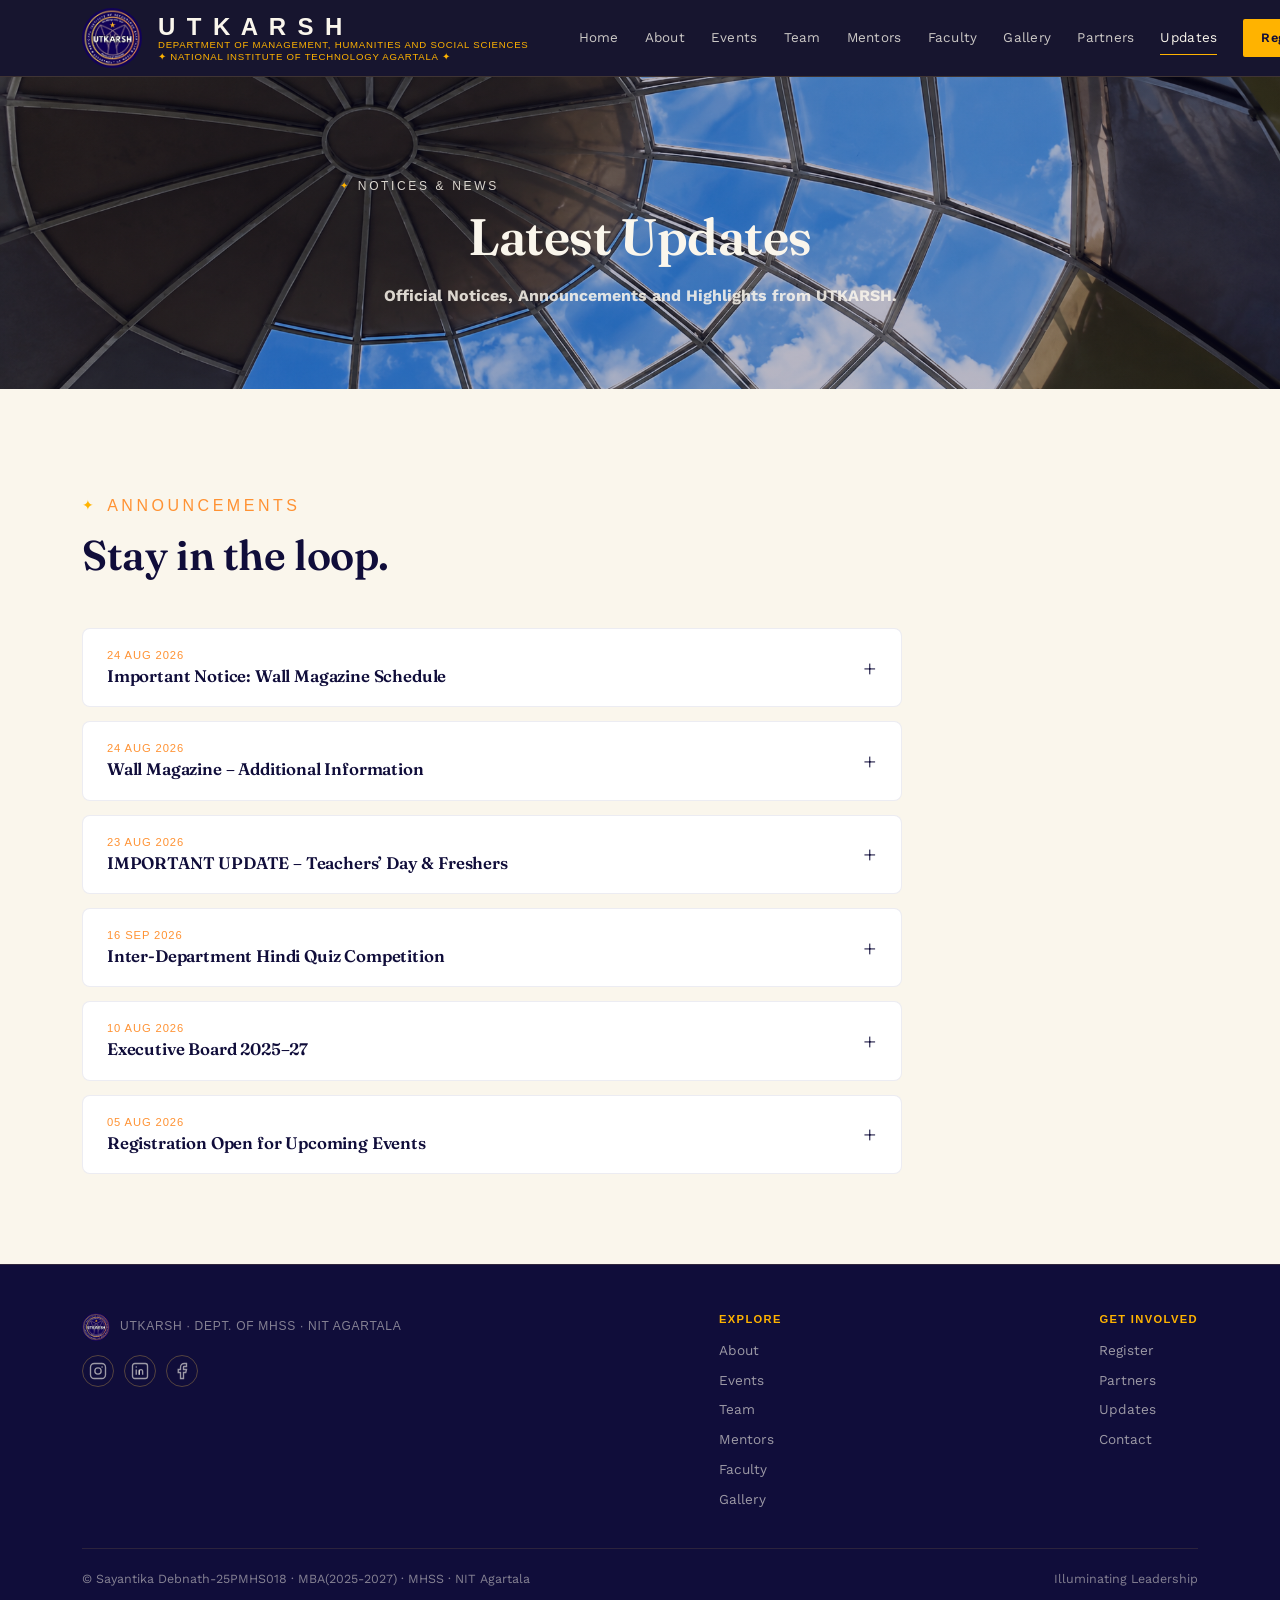
<file: updates.html>
<!DOCTYPE html>
<html lang="en">

<head>
  <meta charset="UTF-8">
  <meta name="viewport" content="width=device-width, initial-scale=1.0">
  <title>Updates — UTKARSH | NIT Agartala</title>
  <link rel="preconnect" href="https://fonts.googleapis.com">
  <link rel="preconnect" href="https://fonts.gstatic.com" crossorigin>
  <link
    href="https://fonts.googleapis.com/css2?family=Fraunces:ital,opsz,wght@0,9..144,300;0,9..144,500;0,9..144,600;0,9..144,700;1,9..144,500&family=Work+Sans:wght@300;400;500;600&family=Space+Mono:wght@400;700&display=swap"
    rel="stylesheet">
  <link rel="stylesheet" href="css/styles.css">
</head>

<body>

  <header>
    <nav class="wrap">
      <a href="index.html" class="brand">
        <img src="assets/utkarsh-logo.jpg" alt="Utkarsh seal">
        <div class="brand-text">
          <strong>U T K A R S H</strong>
          <span class="dept">Department of Management, Humanities and Social Sciences</span>
          <span class="institute">✦ National Institute of Technology Agartala ✦</span>
        </div>
      </a>
      <div class="nav-links" id="navLinks">
        <a href="index.html">Home</a>
        <a href="about.html">About</a>
        <a href="events.html">Events</a>
        <a href="team.html">Team</a>
        <a href="mentors.html">Mentors</a>
        <a href="faculty.html">Faculty</a>
        <a href="gallery.html">Gallery</a>
        <a href="partners.html">Partners</a>
        <a href="updates.html" class="active">Updates</a>
        <a href="register.html" class="nav-cta">Register</a>
      </div>
      <button class="menu-btn" id="menuBtn" aria-label="Toggle menu">☰</button>
    </nav>
  </header>

  <section class="page-hero has-bg">
    <img src="assets/updates-bg.png" alt="" class="page-hero-bg">
    <div class="wrap">
      <p class="eyebrow on-dark">Notices & News</p>
      <h1>Latest Updates</h1>
      <p><strong>Official Notices, Announcements and Highlights from UTKARSH.</strong></p>
    </div>
  </section>

  <section>
    <div class="wrap">
      <div class="section-head">
        <p class="eyebrow on-light">Announcements</p>
        <h2>Stay in the loop.</h2>
      </div>

      <div class="notice-accordion">

        <!-- 1. Wall Magazine Schedule (Latest) -->
        <div class="notice-item">
          <button class="notice-header">
            <div class="notice-left">
              <span class="notice-date">24 AUG 2026</span>
              <h4>Important Notice: Wall Magazine Schedule</h4>
            </div>
            <span class="notice-toggle">+</span>
          </button>
          <div class="notice-body">
            <p>All CRs are requested to share the Wall Magazine schedule in their respective official class groups and
              ensure that everyone goes through it carefully.</p>
            <p>Please make sure that the students allocated to their respective PhD Scholar are present as per the
              schedule and establish contact with the concerned PhD Scholar. <strong>Enrollment No. 1 and 2 are
                specifically instructed to contact their respective PhD Scholar on Monday.</strong></p>
            <p>The Wall Magazine is an initiative taken by our HOD, <strong>Dr. Anirban Dutta Sir</strong>. All the
              details have already been communicated by <strong>Dr. Anuradha Nongmaithem Ma’am</strong>.</p>
            <p>Under this initiative, two first-year students and two second-year students will work collaboratively as
              a group of four, under the guidance of one PhD Scholar. The group will contribute articles, news, world
              affairs, and other relevant content to the Wall Magazine.</p>
            <p>In case of any doubt regarding the schedule or allocation, you may contact <strong>Hrishab</strong>.</p>
            <p class="notice-source">— Anuradha Ma’am</p>

            <!-- Image upload space (optional) -->
            <img src="assets/notices/pay.png" alt="Wall Magazine Schedule" class="notice-img">
          </div>
        </div>

        <!-- 2. Wall Magazine Follow-up -->
        <div class="notice-item">
          <button class="notice-header">
            <div class="notice-left">
              <span class="notice-date">24 AUG 2026</span>
              <h4>Wall Magazine – Additional Information</h4>
            </div>
            <span class="notice-toggle">+</span>
          </button>
          <div class="notice-body">
            <p>Just received further information regarding the Wall Magazine from Anuradha Ma’am. Since Ma’am has been
              occupied with the Induction of B.Tech students, she could not come to class today.</p>
            <p>Ma’am may come tomorrow to discuss the Wall Magazine. Kindly go through the schedule carefully. If you
              have any doubts, contact the respective PhD scholars assigned to you.</p>
            <p><strong>Starting from Roll No. 1 & 2 this Monday.</strong></p>
          </div>
        </div>

        <!-- 3. Teachers’ Day & Freshers -->
        <div class="notice-item">
          <button class="notice-header">
            <div class="notice-left">
              <span class="notice-date">23 AUG 2026</span>
              <h4>IMPORTANT UPDATE – Teachers’ Day & Freshers</h4>
            </div>
            <span class="notice-toggle">+</span>
          </button>
          <div class="notice-body">
            <p>Anuradha Ma’am has informed that <strong>Teachers’ Day and Freshers’ will be organized on 3rd
                September</strong>, as 4th September falls on Janmashtami.</p>
            <p>The department will provide financial support of up to <strong>₹5,000</strong>, which will be reimbursed
              after the expenses are incurred.</p>
            <p><strong>Important points regarding the fund:</strong></p>
            <ul>
              <li>The Treasury Team has to prepare a proper budget covering all expected expenses.</li>
              <li>Food expenses will <strong>NOT</strong> be covered by the department.</li>
              <li>For other eligible expenses, reimbursement will be provided up to ₹5,000.</li>
              <li>Proper bills/invoices are mandatory for reimbursement.</li>
              <li>Google Pay / UPI transaction screenshots will <strong>NOT</strong> be accepted as proof.</li>
              <li>We cannot collect any contribution from the faculty members.</li>
            </ul>
            <p>The Treasury Team is requested to prepare the detailed budget at the earliest.</p>
          </div>
        </div>

        <!-- 4. Hindi Quiz Competition -->
        <div class="notice-item">
          <button class="notice-header">
            <div class="notice-left">
              <span class="notice-date">16 SEP 2026</span>
              <h4>Inter-Department Hindi Quiz Competition</h4>
            </div>
            <span class="notice-toggle">+</span>
          </button>
          <div class="notice-body">
            <p><strong>Event:</strong> Inter-Department Hindi Quiz Competition (Hindi Saptah – 2026)</p>
            <p><strong>Date:</strong> 16 September 2026</p>
            <p><strong>Time:</strong> 2:30 PM onwards</p>
            <p><strong>Venue:</strong> MHSS Department, 2nd Floor</p>
            <p><strong>Eligibility:</strong> Students from all departments</p>
            <p><strong>Organized by:</strong> Utkarsh Management Club</p>
            <p>The quiz aims to promote awareness and interest in the Hindi language, literature, Indian culture,
              history, and general knowledge.</p>
            <p>Each team will consist of two participants. A department may register multiple teams. Prior registration
              is mandatory.</p>
          </div>
        </div>

        <!-- 5. New Website -->
        <div class="notice-item">
          <button class="notice-header">
            <div class="notice-left">
              <span class="notice-date">10 AUG 2026</span>
              <h4>Executive Board 2025–27</h4>
            </div>
            <span class="notice-toggle">+</span>
          </button>
          <div class="notice-body">
            <p>Hrishab Dutta Mazumder (President) and Shoummyadeep Paul (General Secretary) lead the new term along with
              the six working teams.</p>
          </div>
        </div>

        <!-- 7. Registration Open -->
        <div class="notice-item">
          <button class="notice-header">
            <div class="notice-left">
              <span class="notice-date">05 AUG 2026</span>
              <h4>Registration Open for Upcoming Events</h4>
            </div>
            <span class="notice-toggle">+</span>
          </button>
          <div class="notice-body">
            <p>Participant registration is now live. Visit the Register page to sign up for cultural, creative and
              management activities.</p>
          </div>
        </div>

      </div>
    </div>
  </section>

  <footer>
    <div class="wrap">
      <div class="foot-row">
        <div class="foot-brand">
          <div class="foot-brand-top">
            <img src="assets/utkarsh-logo.jpg" alt="Utkarsh">
            UTKARSH · DEPT. OF MHSS · NIT AGARTALA
          </div>
          <div class="foot-social">
            <a href="https://www.instagram.com/utkarsh_management_club/" target="_blank" rel="noopener noreferrer"
              aria-label="Instagram">
              <svg viewBox="0 0 24 24" width="18" height="18" fill="none" stroke="currentColor" stroke-width="1.8">
                <rect x="2" y="2" width="20" height="20" rx="5" />
                <circle cx="12" cy="12" r="4.2" />
                <circle cx="17.4" cy="6.6" r="1.1" fill="currentColor" stroke="none" />
              </svg>
            </a>
            <a href="https://www.linkedin.com/in/utkarsh-illuminating-leadership-119296320/" target="_blank"
              rel="noopener noreferrer" aria-label="LinkedIn">
              <svg viewBox="0 0 24 24" width="18" height="18" fill="none" stroke="currentColor" stroke-width="1.8">
                <rect x="2" y="2" width="20" height="20" rx="3" />
                <line x1="7" y1="10" x2="7" y2="17" />
                <circle cx="7" cy="6.6" r="1" fill="currentColor" stroke="none" />
                <path d="M11 17v-4.2c0-1.6 1-2.6 2.4-2.6 1.3 0 2.1.9 2.1 2.6V17" />
                <line x1="11" y1="10.3" x2="11" y2="17" />
              </svg>
            </a>
            <a href="https://www.facebook.com/profile.php?id=61562861926325&sk=photos" target="_blank"
              rel="noopener noreferrer" aria-label="Facebook">
              <svg viewBox="0 0 24 24" width="18" height="18" fill="none" stroke="currentColor" stroke-width="1.8">
                <path d="M18 2h-3a5 5 0 0 0-5 5v3H7v4h3v8h4v-8h3l1-4h-4V7a1 1 0 0 1 1-1h3z" />
              </svg>
            </a>
          </div>
        </div>
        <div class="foot-col">
          <h4>Explore</h4>
          <a href="about.html">About</a>
          <a href="events.html">Events</a>
          <a href="team.html">Team</a>
          <a href="mentors.html">Mentors</a>
          <a href="faculty.html">Faculty</a>
          <a href="gallery.html">Gallery</a>
        </div>
        <div class="foot-col">
          <h4>Get Involved</h4>
          <a href="register.html">Register</a>
          <a href="partners.html">Partners</a>
          <a href="updates.html">Updates</a>
          <a href="contact.html">Contact</a>
        </div>
      </div>
      <div class="foot-bottom">
        <span>© Sayantika Debnath-25PMHS018 · MBA(2025-2027) · MHSS · NIT Agartala</span>
        <span>Illuminating Leadership</span>
      </div>
    </div>
  </footer>

  <script src="js/main.js"></script>
  <script src="js/updates.js"></script>
</body>

</html>
</file>
<file: css/styles.css>
:root {
  --navy-deep: #100d3a;
  --navy: #181257;
  --navy-soft: #241c73;
  --gold: #ffb300;
  --amber: #ff9233;
  --lav: #9089b8;
  --cream: #faf6ec;
  --ink: #1a1730;
  --ink-soft: #4a4568;
  --line: rgba(242, 193, 78, 0.25);
  --white: #ffffff;
}

* {
  margin: 0;
  padding: 0;
  box-sizing: border-box;
}

html {
  scroll-behavior: smooth;
}

body {
  background: var(--cream);
  color: var(--ink);
  font-family: 'Work Sans', sans-serif;
  font-weight: 400;
  -webkit-font-smoothing: antialiased;
  overflow-x: hidden;
  line-height: 1.6;
}

@media (prefers-reduced-motion: reduce) {
  * {
    animation-duration: 0.001ms !important;
    animation-iteration-count: 1 !important;
    transition-duration: 0.001ms !important;
    scroll-behavior: auto !important;
  }
}

h1,
h2,
h3,
h4 {
  font-family: 'Fraunces', serif;
  font-weight: 600;
  letter-spacing: -0.01em;
  line-height: 1.15;
}

.eyebrow {
  font-family: 'Arial Black', Arial, sans-serif;
  font-size: 0.75rem;
  letter-spacing: 0.22em;
  text-transform: uppercase;
  display: flex;
  align-items: center;
  gap: 0.6em;
}

.eyebrow::before {
  content: "✦";
  color: var(--gold);
  font-size: 0.85em;
}

.eyebrow.on-light {
  color: var(--amber);
}

.eyebrow.on-dark {
  color: var(--gold);
}

a {
  color: inherit;
  text-decoration: none;
}

img {
  max-width: 100%;
  display: block;
}

.wrap {
  max-width: 1180px;
  margin: 0 auto;
  padding: 0 32px;
}

a:focus-visible,
button:focus-visible {
  outline: 2px solid var(--gold);
  outline-offset: 3px;
  border-radius: 3px;
}

/* ---------- NAV ---------- */
header {
  position: sticky;
  top: 0;
  z-index: 100;
  background: rgba(9, 7, 36, 0.94);
  backdrop-filter: blur(12px);
  border-bottom: 1px solid rgba(242, 193, 78, 0.18);
}

nav.wrap {
  display: flex;
  align-items: center;
  justify-content: space-between;
  height: 76px;
}

.brand {
  display: flex;
  align-items: center;
  gap: 16px;
  flex-shrink: 0;
}

.brand img {
  height: 60px;
  width: 60px;
  border-radius: 50%;
  object-fit: cover;
  flex-shrink: 0;
}

.brand-text {
  display: flex;
  flex-direction: column;
  line-height: 1.05;
}

.brand-text strong {
  font-family: 'Arial Black', Arial, sans-serif;
  font-size: 1.5rem;
  color: var(--cream);
  letter-spacing: 0.1em;
}

.brand-text .dept {
  font-family: 'Arial Black', Arial, sans-serif;
  font-size: 0.6rem;
  letter-spacing: 0.08em;
  color: var(--gold);
  text-transform: uppercase;
  white-space: nowrap;
}

.brand-text .institute {
  font-family: 'Arial Black', Arial, sans-serif;
  font-size: 0.6rem;
  letter-spacing: 0.08em;
  color: var(--gold);
  text-transform: uppercase;
  margin-top: 2px;
  white-space: nowrap;
}

.nav-links {
  display: flex;
  align-items: center;
  gap: 26px;
  margin-left: 50px;
}

.nav-links a {
  font-size: 0.84rem;
  color: rgba(250, 246, 236, 0.8);
  letter-spacing: 0.02em;
  position: relative;
  padding: 4px 0;
  transition: color .2s ease;
}

.nav-links a::after {
  content: "";
  position: absolute;
  left: 0;
  bottom: -2px;
  width: 0;
  height: 1px;
  background: var(--gold);
  transition: width .25s ease;
}

.nav-links a:hover,
.nav-links a.active {
  color: var(--cream);
}

.nav-links a:hover::after,
.nav-links a.active::after {
  width: 100%;
}

.nav-cta {
  background: var(--gold) !important;
  color: var(--navy-deep) !important;
  padding: 9px 18px !important;
  border-radius: 2px;
  font-weight: 600;
  font-size: 0.8rem !important;
}

.nav-cta::after {
  display: none !important;
}

.nav-cta:hover {
  background: var(--amber) !important;
}

.menu-btn {
  display: none;
  background: none;
  border: none;
  color: var(--cream);
  font-size: 1.6rem;
  cursor: pointer;
  width: 44px;
  height: 44px;
  min-width: 44px;
  min-height: 44px;
  align-items: center;
  justify-content: center;
  border-radius: 6px;
  transition: background-color 0.2s ease, color 0.2s ease;
  flex-shrink: 0;
  padding: 0;
  line-height: 1;
}

.menu-btn:hover,
.menu-btn:focus-visible {
  background: rgba(242, 193, 78, 0.15);
  color: var(--gold);
}

.menu-btn[aria-expanded="true"] {
  background: rgba(242, 193, 78, 0.2);
  color: var(--gold);
}

/* ---------- BUTTONS ---------- */
.btn-row {
  display: flex;
  gap: 16px;
  flex-wrap: wrap;
}

.btn {
  display: inline-flex;
  align-items: center;
  gap: 8px;
  padding: 14px 26px;
  font-size: 0.88rem;
  letter-spacing: 0.02em;
  font-weight: 500;
  border-radius: 2px;
  transition: all .25s ease;
  cursor: pointer;
  border: 1px solid transparent;
}

.btn-primary {
  background: var(--gold);
  color: var(--navy-deep);
  font-weight: 600;
}

.btn-primary:hover {
  background: var(--cream);
  transform: translateY(-1px);
}

.btn-ghost {
  border-color: rgba(250, 246, 236, 0.35);
  color: var(--cream);
}

.btn-ghost:hover {
  border-color: var(--gold);
  color: var(--gold);
}

.btn-dark {
  background: var(--navy-deep);
  color: var(--cream);
}

.btn-dark:hover {
  background: var(--navy-soft);
}

/* ---------- HERO ---------- */
.hero {
  background:
    radial-gradient(circle at 78% 15%, rgba(232, 147, 74, 0.28), transparent 45%),
    radial-gradient(circle at 15% 85%, rgba(242, 193, 78, 0.14), transparent 40%),
    linear-gradient(160deg, var(--navy-deep) 0%, var(--navy) 55%, var(--navy-soft) 100%);
  color: var(--cream);
  position: relative;
  overflow: hidden;
  padding: 96px 0 110px;
}

.hero-grid {
  display: grid;
  grid-template-columns: 1.1fr 0.9fr;
  gap: 40px;
  align-items: center;
}

.hero h1 {
  font-size: clamp(2.6rem, 5.4vw, 4.5rem);
  color: var(--cream);
  margin: 18px 0 22px;
}

.hero h1 em {
  font-style: italic;
  color: var(--gold);
  font-weight: 500;
}

.hero p.lede {
  font-size: 1.08rem;
  line-height: 1.65;
  color: rgba(250, 246, 236, 0.78);
  max-width: 480px;
  margin-bottom: 34px;
  font-weight: 300;
}

/* seal */
.seal-wrap {
  position: relative;
  width: 100%;
  max-width: 430px;
  aspect-ratio: 1/1;
  margin: 0 auto;
}

.orbit-ring {
  position: absolute;
  inset: 0;
  animation: spin 60s linear infinite;
}

@keyframes spin {
  to {
    transform: rotate(360deg);
  }
}

.seal-core {
  position: absolute;
  inset: 14%;
  border-radius: 50%;
  background: radial-gradient(circle at 35% 30%, rgba(242, 193, 78, 0.35), rgba(255, 255, 255, 0.03) 60%);
  display: flex;
  align-items: center;
  justify-content: center;
  box-shadow: 0 0 60px rgba(242, 193, 78, 0.25), inset 0 0 40px rgba(0, 0, 0, 0.35);
}

.seal-core img {
  width: 74%;
  border-radius: 50%;
  filter: drop-shadow(0 8px 30px rgba(0, 0, 0, 0.45));
  animation: breathe 5s ease-in-out infinite;
}

@keyframes breathe {

  0%,
  100% {
    transform: scale(1);
  }

  50% {
    transform: scale(1.025);
  }
}

.seal-dot {
  position: absolute;
  width: 8px;
  height: 8px;
  border-radius: 50%;
  background: var(--gold);
  top: 2%;
  left: 50%;
  transform: translateX(-50%);
  box-shadow: 0 0 10px 2px rgba(242, 193, 78, 0.7);
}

/* ---------- SECTION SHELL ---------- */
section {
  padding: 90px 0;
}

.section-head {
  max-width: 640px;
  margin-bottom: 48px;
}

.section-head h2 {
  font-size: clamp(1.9rem, 3.4vw, 2.6rem);
  margin-top: 14px;
  color: var(--navy-deep);
}

.section-head p {
  color: var(--ink-soft);
  font-size: 1rem;
  margin-top: 14px;
  font-weight: 300;
}

/* ---------- ABOUT PILLARS ---------- */
.pillars {
  display: grid;
  grid-template-columns: repeat(3, 1fr);
  gap: 1px;
  background: var(--line);
  border: 1px solid var(--line);
}

.pillar {
  background: var(--cream);
  padding: 36px 30px;
}

.pillar .num {
  font-family: 'Arial Black', Arial, sans-serif;
  font-size: 0.72rem;
  color: var(--amber);
  letter-spacing: 0.1em;
  margin-bottom: 14px;
  display: block;
}

.pillar h3 {
  font-size: 1.25rem;
  color: var(--navy-deep);
  margin-bottom: 10px;
}

.pillar p {
  color: var(--ink-soft);
  font-size: 0.92rem;
  line-height: 1.6;
  font-weight: 300;
}

/* ========== ABOUT PAGE HERO WITH BACKGROUND IMAGE ========== */
.about-hero {
  position: relative;
  overflow: hidden;
  padding: 100px 0 80px;
  text-align: center;
  color: var(--cream);
}

.page-hero-bg {
  position: absolute;
  inset: 0;
  width: 100%;
  height: 100%;
  object-fit: cover;
  object-position: center;
  z-index: 0;
}

/* Dark overlay so text stays readable */
.about-hero::before {
  content: "";
  position: absolute;
  inset: 0;
  background: linear-gradient(160deg,
      rgba(16, 13, 58, 0.30) 100%,
      rgba(24, 18, 87, 0.5) 100%,
      rgba(255, 230, 0, 0.20) 100%);
  z-index: 1;
}

.about-hero .wrap {
  position: relative;
  z-index: 2;
}

.about-hero h1 {
  color: var(--cream);
}

.about-hero p {
  color: rgba(250, 246, 236, 0.85);
  max-width: 600px;
  margin: 0 auto;
}

/* ---------- TEAMS / CARDS ---------- */
.team-grid,
.event-grid,
.partner-grid {
  display: grid;
  grid-template-columns: repeat(auto-fit, minmax(260px, 1fr));
  gap: 22px;
}

.card {
  background: #fff;
  border: 1px solid rgba(24, 18, 87, 0.08);
  border-radius: 2px;
  padding: 28px 24px;
  transition: transform .25s ease, box-shadow .25s ease;
}

.card:hover {
  transform: translateY(-4px);
  box-shadow: 0 12px 30px rgba(16, 13, 58, 0.08);
}

.card .tag {
  font-family: 'Arial Black', Arial, sans-serif;
  font-size: 0.65rem;
  letter-spacing: 0.14em;
  color: var(--gold);
  text-transform: uppercase;
  margin-bottom: 12px;
  display: block;
}

.card h3 {
  font-size: 1.2rem;
  color: var(--navy-deep);
  margin-bottom: 12px;
}

.card p,
.card li {
  font-size: 0.9rem;
  color: var(--ink-soft);
  font-weight: 300;
  line-height: 1.55;
}

.card ul {
  list-style: none;
  margin-top: 12px;
}

.card li {
  padding-left: 16px;
  position: relative;
  margin-bottom: 8px;
}

.card li::before {
  content: "";
  position: absolute;
  left: 0;
  top: 8px;
  width: 5px;
  height: 5px;
  border-radius: 50%;
  background: var(--amber);
}

/* dark variant */
.teams-dark {
  background: var(--navy-deep);
  color: var(--cream);
}

.teams-dark .section-head h2 {
  color: var(--cream);
}

.teams-dark .section-head p {
  color: rgba(250, 246, 236, 0.65);
}

.teams-dark .card {
  background: var(--navy);
  border-color: rgba(242, 193, 78, 0.15);
}

.teams-dark .card h3 {
  color: var(--cream);
}

.teams-dark .card p,
.teams-dark .card li {
  color: rgba(250, 246, 236, 0.72);
}


/* ---------- FORMS ---------- */
.form-card {
  background: #fff;
  border: 1px solid rgba(24, 18, 87, 0.08);
  padding: 40px;
  border-radius: 2px;
  max-width: 640px;
  margin: 0 auto;
}

.form-group {
  margin-bottom: 22px;
}

.form-group label {
  display: block;
  font-size: 0.85rem;
  font-weight: 500;
  color: var(--navy-deep);
  margin-bottom: 8px;
}

.form-group input,
.form-group select,
.form-group textarea {
  width: 100%;
  padding: 13px 16px;
  border: 1px solid rgba(24, 18, 87, 0.15);
  border-radius: 2px;
  font-family: inherit;
  font-size: 0.95rem;
  background: var(--cream);
  color: var(--ink);
  transition: border-color .2s;
}

.form-group input:focus,
.form-group select:focus,
.form-group textarea:focus {
  outline: none;
  border-color: var(--gold);
}

.form-group textarea {
  min-height: 120px;
  resize: vertical;
}

/* ---------- UPDATES / NOTICES ---------- */
.notice-list {
  display: flex;
  flex-direction: column;
  gap: 16px;
}

.notice {
  background: #fff;
  border-left: 4px solid var(--gold);
  padding: 20px 24px;
  border-radius: 0 2px 2px 0;
  box-shadow: 0 2px 12px rgba(16, 13, 58, 0.04);
}

.notice .date {
  font-family: 'Arial Black', Arial, sans-serif;
  font-size: 0.7rem;
  color: var(--amber);
  letter-spacing: 0.08em;
  margin-bottom: 6px;
}

.notice h4 {
  font-size: 1.05rem;
  color: var(--navy-deep);
  margin-bottom: 6px;
}

.notice p {
  font-size: 0.9rem;
  color: var(--ink-soft);
  font-weight: 300;
}

/* ---------- PARTNERS ---------- */
.partner-logo {
  height: 60px;
  object-fit: contain;
  filter: grayscale(30%);
  opacity: 0.85;
  transition: all .25s;
}

.partner-logo:hover {
  filter: grayscale(0%);
  opacity: 1;
}

/* ---------- FOOTER ---------- */
footer {
  background: var(--navy-deep);
  color: rgba(250, 246, 236, 0.5);
  padding: 48px 0 30px;
  border-top: 1px solid rgba(242, 193, 78, 0.14);
}

.foot-row {
  display: flex;
  justify-content: space-between;
  align-items: flex-start;
  flex-wrap: wrap;
  gap: 32px;
  margin-bottom: 30px;
}

.foot-brand {
  display: flex;
  flex-direction: column;
  align-items: flex-start;
  gap: 14px;
}

.foot-brand-top {
  display: flex;
  align-items: center;
  gap: 10px;
  font-family: 'Arial Black', Arial, sans-serif;
  font-size: 0.75rem;
  letter-spacing: 0.06em;
}

.foot-brand img {
  height: 28px;
  width: 28px;
  border-radius: 50%;
}

.foot-social {
  display: flex;
  align-items: center;
  gap: 10px;
}

.foot-social a {
  display: flex;
  align-items: center;
  justify-content: center;
  width: 32px;
  height: 32px;
  border-radius: 50%;
  border: 1px solid rgba(242, 193, 78, 0.3);
  color: rgba(250, 246, 236, 0.6);
  transition: color .2s, border-color .2s, background-color .2s;
}

.foot-social a:hover {
  color: var(--navy-deep);
  background-color: var(--gold);
  border-color: var(--gold);
}

.foot-col h4 {
  font-family: 'Arial Black', Arial, sans-serif;
  font-size: 0.7rem;
  letter-spacing: 0.12em;
  color: var(--gold);
  text-transform: uppercase;
  margin-bottom: 14px;
}

.foot-col a {
  display: block;
  font-size: 0.85rem;
  color: rgba(250, 246, 236, 0.6);
  margin-bottom: 8px;
  transition: color .2s;
}

.foot-col a:hover {
  color: var(--gold);
}

.foot-bottom {
  border-top: 1px solid rgba(242, 193, 78, 0.12);
  padding-top: 20px;
  display: flex;
  justify-content: space-between;
  flex-wrap: wrap;
  gap: 12px;
  font-size: 0.78rem;
}

/* ---------- PAGE HERO (inner pages) ---------- */
.page-hero {
  background: linear-gradient(160deg, var(--navy-deep), var(--navy));
  color: var(--cream);
  padding: 80px 0 60px;
  text-align: center;
}

.page-hero h1 {
  font-size: clamp(2.2rem, 4vw, 3.2rem);
  margin: 12px 0 16px;
}

.page-hero p {
  max-width: 560px;
  margin: 0 auto;
  color: rgba(250, 246, 236, 0.75);
  font-weight: 300;
}

/* ---------- RESPONSIVE ---------- */
@media (max-width:980px) {
  .hero-grid {
    grid-template-columns: 1fr;
    text-align: center;
  }

  .hero p.lede {
    margin-left: auto;
    margin-right: auto;
  }

  .btn-row {
    justify-content: center;
  }

  .seal-wrap {
    max-width: 300px;
    margin-top: 20px;
  }

  .pillars {
    grid-template-columns: 1fr;
  }

  .nav-links {
    position: fixed;
    top: 76px;
    left: 10;
    right: 0;
    bottom: 50;
    width: 25%;
    background: rgba(16, 13, 58, 0.92);
    backdrop-filter: blur(20px);
    -webkit-backdrop-filter: blur(20px);
    flex-direction: column;
    justify-content: flex-start;
    align-items: stretch;
    padding: 32px 28px 48px;
    gap: 8px;
    transform: translateX(100%);
    transition: transform 0.3s ease;
    z-index: 99;
    margin-left: 0;


  }

  .nav-links.open {
    transform: translateX(0);
  }

  .nav-links a {
    font-size: 1.05rem;
    padding: 14px 8px;
    border-bottom: 1px solid rgba(242, 193, 78, 0.12);
    width: 100%;
    display: block;
  }

  .nav-links a:hover,
  .nav-links a.active {
    color: var(--gold);
    background: rgba(242, 193, 78, 0.08);
  }

  .nav-links a::after {
    display: none;
  }

  .nav-links .nav-cta {
    margin-top: 16px;
    text-align: center;
    padding: 14px 20px !important;
    border-bottom: none;
    width: 100%;
    justify-content: center;
  }

  .menu-btn {
    display: flex;
  }

  /* Prevent brand text overflow on narrow screens */
  .brand-text strong {
    font-size: 1.2rem;
  }

  .brand-text .dept,
  .brand-text .institute {
    font-size: 0.55rem;
  }

  .brand img {
    height: 48px;
    width: 48px;
  }

  nav.wrap {
    height: 68px;
  }

  .nav-links {
    top: 68px;
  }

  .timeline::before {
    left: 18px;
  }

  .timeline-item {
    padding-left: 60px;
  }

  .timeline-item::before {
    left: 10px;
  }
}

@media (max-width:560px) {
  .wrap {
    padding: 0 18px;
  }

  section {
    padding: 60px 0;
  }

  .form-card {
    padding: 24px 18px;
  }

  .brand {
    gap: 10px;
  }

  .brand-text strong {
    font-size: 1.05rem;
    letter-spacing: 0.06em;
  }

  .brand-text .dept,
  .brand-text .institute {
    font-size: 0.5rem;
    letter-spacing: 0.04em;
  }

  .brand img {
    height: 42px;
    width: 42px;
  }

  nav.wrap {
    height: 64px;
  }

  .nav-links {
    top: 64px;
    padding: 24px 20px 40px;
  }

  .nav-links a {
    font-size: 1rem;
    padding: 13px 6px;
  }

  .hero {
    padding: 64px 0 80px;
  }

  .hero h1 {
    font-size: clamp(2rem, 8vw, 2.8rem);
  }

  .btn {
    padding: 12px 20px;
    font-size: 0.85rem;
  }

  .page-hero {
    padding: 60px 0 48px;
  }
}

/* ---------- FADE-UP ANIMATION ---------- */
.fade-up {
  opacity: 0;
  transform: translateY(28px);
  transition: opacity 0.7s ease, transform 0.7s ease;
}

.fade-up.visible {
  opacity: 1;
  transform: translateY(0);
}

.fade-up:nth-child(2) {
  transition-delay: 0.08s;
}

.fade-up:nth-child(3) {
  transition-delay: 0.16s;
}

.fade-up:nth-child(4) {
  transition-delay: 0.24s;
}

.fade-up:nth-child(5) {
  transition-delay: 0.32s;
}

.fade-up:nth-child(6) {
  transition-delay: 0.40s;
}

/* ---------- SMALL UTILITIES ---------- */
.text-center {
  text-align: center;
}

.mt-40 {
  margin-top: 40px;
}

.mt-60 {
  margin-top: 60px;
}

/* ========== Success Popup ========== */
.success-overlay {
  position: fixed;
  inset: 0;
  background: rgba(16, 13, 58, 0.75);
  backdrop-filter: blur(6px);
  display: flex;
  align-items: center;
  justify-content: center;
  z-index: 9999;
  opacity: 0;
  visibility: hidden;
  transition: all 0.3s ease;
}

.success-overlay.show {
  opacity: 1;
  visibility: visible;
}

.success-modal {
  background: var(--cream);
  width: 90%;
  max-width: 420px;
  border-radius: 12px;
  padding: 40px 30px;
  text-align: center;
  box-shadow: 0 25px 50px rgba(0, 0, 0, 0.25);
  transform: scale(0.8);
  transition: transform 0.35s cubic-bezier(0.34, 1.56, 0.64, 1);
}

.success-overlay.show .success-modal {
  transform: scale(1);
}

.success-icon {
  font-size: 4.5rem;
  margin-bottom: 16px;
  animation: clap 0.8s ease infinite alternate;
}

@keyframes clap {
  from {
    transform: scale(1) rotate(-8deg);
  }

  to {
    transform: scale(1.15) rotate(8deg);
  }
}

.success-modal h3 {
  font-size: 1.6rem;
  color: var(--navy-deep);
  margin-bottom: 10px;
}

.success-modal p {
  color: var(--ink-soft);
  font-size: 1rem;
  margin-bottom: 28px;
  line-height: 1.5;
}

.success-modal .btn {
  min-width: 140px;
  justify-content: center;
}

/* ========== MENTORS PAGE ========== */
.mentors-grid {
  display: grid;
  grid-template-columns: repeat(auto-fill, 350px);
  gap: 36px;
  justify-content: center;
  max-width: 1200px;
  margin: 0 auto;
}

.mentor-card {
  width: 350px;
  background: #fff;
  border-radius: 8px;
  overflow: hidden;
  text-align: center;
  transition: all 0.35s cubic-bezier(0.25, 0.8, 0.25, 1);
  border: 1px solid rgba(24, 18, 87, 0.08);
  position: relative;
  display: flex;
  flex-direction: column;
}

.mentor-card:hover {
  transform: translateY(-8px);
  box-shadow: 0 20px 45px rgba(16, 13, 58, 0.14);
}

.mentor-frame {
  position: relative;
  width: 100%;
  aspect-ratio: 3/4;
  overflow: hidden;
  background: linear-gradient(145deg, var(--navy-deep), var(--navy-soft));
}

.mentor-frame img {
  width: 100%;
  height: 100%;
  object-fit: cover;
  object-position: top center;
  display: block;
  transition: transform 0.5s ease;
}

.mentor-card:hover .mentor-frame img {
  transform: scale(1.06);
}

.mentor-frame::before {
  content: "";
  position: absolute;
  inset: 12px;
  border: 1.5px solid var(--gold);
  border-radius: 4px;
  pointer-events: none;
  z-index: 2;
  opacity: 0.85;
  transition: all 0.35s ease;
}

.mentor-card:hover .mentor-frame::before {
  inset: 8px;
  opacity: 1;
  box-shadow: 0 0 0 1px rgba(242, 193, 78, 0.3);
}

.mentor-info {
  padding: 22px 18px 26px;
  flex-grow: 1;
  display: flex;
  flex-direction: column;
}

.mentor-info h3 {
  font-size: 1.2rem;
  color: var(--navy-deep);
  margin-bottom: 6px;
  font-weight: 600;
}

.mentor-info .designation {
  font-family: 'Bricolage Grotesque', sans-serif;
  font-size: 0.72rem;
  letter-spacing: 0.08em;
  color: var(--amber);
  text-transform: uppercase;
  margin-bottom: 4px;
}

.mentor-info .dept {
  font-size: 0.88rem;
  color: var(--ink-soft);
  margin-bottom: 12px;
  font-weight: 300;
}

.mentor-email {
  display: inline-block;
  font-size: 0.84rem;
  color: var(--navy);
  border-bottom: 1px solid transparent;
  transition: all 0.2s ease;
  margin-top: auto;
}

.mentor-email:hover {
  color: var(--amber);
  border-bottom-color: var(--amber);
}

@media (max-width: 600px) {
  .mentors-grid {
    grid-template-columns: repeat(auto-fill, minmax(220px, 1fr));
    justify-content: center;
  }

  .mentor-card {
    width: 100%;
    max-width: 300px;
  }
}

/* ========== MENTORS - Double Line Gold Frame ========== */
.mentor-frame::before {
  content: "";
  position: absolute;
  inset: 13px;
  border: 1.5px solid var(--gold);
  border-radius: 4px;
  pointer-events: none;
  z-index: 2;
  opacity: 0.9;
  transition: all 0.35s ease;
}

/* Outer second line */
.mentor-frame::after {
  content: "";
  position: absolute;
  inset: 8px;
  border: 2px solid var(--gold);
  border-radius: 5px;
  pointer-events: none;
  z-index: 2;
  opacity: 0.85;
  transition: all 0.35s ease;
}

/* Hover effect */
.mentor-card:hover .mentor-frame::before {
  inset: 9px;
}

.mentor-card:hover .mentor-frame::after {
  inset: 4px;
  box-shadow: 0 0 12px rgba(242, 193, 78, 0.35);
}

/* ========== TEAM PAGE ========== */
.section-label {
  margin-bottom: 28px;
}

.team-members-grid {
  display: grid;
  grid-template-columns: repeat(auto-fill, 300px);
  gap: 32px;
  justify-content: center;
}

.member-card {
  width: 300px;
  background: #fff;
  border-radius: 8px;
  overflow: hidden;
  text-align: center;
  transition: all 0.35s cubic-bezier(0.25, 0.8, 0.25, 1);
  border: 1px solid rgba(24, 18, 87, 0.06);
  position: relative;
  display: flex;
  flex-direction: column;
}

.member-card:hover {
  transform: translateY(-8px);
  box-shadow: 0 20px 45px rgba(16, 13, 58, 0.14);
}

.member-frame {
  position: relative;
  width: 100%;
  aspect-ratio: 1 / 1.15;
  overflow: hidden;
  background: linear-gradient(145deg, var(--navy-deep), var(--navy-soft));
}

.member-frame img {
  width: 100%;
  height: 100%;
  object-fit: cover;
  object-position: top center;
  transition: transform 0.5s ease;
}

.member-card:hover .member-frame img {
  transform: scale(1.06);
}

.frame-border {
  position: absolute;
  inset: 12px;
  border: 1.5px solid var(--gold);
  border-radius: 4px;
  pointer-events: none;
  z-index: 2;
  opacity: 0.85;
  transition: all 0.35s ease;
}

.member-card:hover .frame-border {
  inset: 8px;
  opacity: 1;
  box-shadow: 0 0 0 1px rgba(242, 193, 78, 0.3);
}

.member-card.featured {
  border: 1px solid rgba(242, 193, 78, 0.25);
}

.member-card.featured .frame-border {
  border-width: 2px;
  border-color: var(--gold);
  inset: 10px;
  box-shadow: 0 0 15px rgba(242, 193, 78, 0.35);
}

.member-card.featured:hover .frame-border {
  inset: 10px;
  box-shadow: 0 0 18px rgba(242, 193, 78, 0.5);
}

.member-info {
  padding: 22px 16px 26px;
  flex-grow: 1;
  display: flex;
  flex-direction: column;
}

.member-info .role {
  display: inline-block;
  font-family: 'Bricolage Grotesque', sans-serif;
  font-size: 0.68rem;
  letter-spacing: 0.12em;
  text-transform: uppercase;
  color: var(--amber);
  margin-bottom: 8px;
}

.member-info h3 {
  font-size: 1.15rem;
  color: var(--navy-deep);
  margin-bottom: 6px;
  font-weight: 600;
}

.member-info .meta {
  font-size: 0.84rem;
  color: var(--ink-soft);
  margin-bottom: 12px;
  font-weight: 300;
}

.member-email {
  display: inline-block;
  font-size: 0.65rem;
  color: var(--navy);
  transition: color 0.2s ease;
  margin-top: auto;
}

.member-email:hover {
  color: var(--amber);
}

@media (max-width: 600px) {
  .team-members-grid {
    grid-template-columns: repeat(auto-fill, minmax(200px, 1fr));
    justify-content: center;
  }

  .member-card {
    width: 100%;
    max-width: 280px;
  }
}

/* ========== QUICK LINKS SECTION ========== */
.quick-links-section {
  position: relative;
  padding: 100px 0;
  overflow: hidden;
}

.quick-links-bg {
  position: absolute;
  inset: 0;
  width: 100%;
  height: 100%;
  object-fit: cover;
  z-index: 0;
}

.quick-links-section::before {
  content: "";
  position: absolute;
  inset: 0;
  background: rgba(16, 13, 58, 0.40);
  z-index: 1;
}

.quick-links-section .wrap {
  position: relative;
  z-index: 2;
}

.quick-links-section .section-head h2 {
  color: var(--cream);
  text-shadow: 0 2px 10px rgba(0, 0, 0, 0.45);
}

.quick-links-section .eyebrow.on-light {
  color: var(--gold);
  text-shadow: 0 1px 6px rgba(0, 0, 0, 0.35);
}

.quick-links-section .card {
  background: rgba(255, 255, 255, 0.40);
  backdrop-filter: blur(6px);
  -webkit-backdrop-filter: blur(6px);
  border: 1px solid rgba(146, 135, 41, 0.148);
  transition: all 0.3s ease;
}

.quick-links-section .card:hover {
  background: rgba(255, 255, 255, 0.55);
  transform: translateY(-6px);
  box-shadow: 0 15px 35px rgba(0, 0, 0, 0.2);
}

.quick-links-section .card .tag {
  color: var(--amber);
  text-shadow: 0 1px 4px rgba(0, 0, 0, 0.25);
}

.quick-links-section .card h3 {
  color: var(--navy-deep);
  text-shadow: 0 1px 6px rgba(255, 255, 255, 0.65);
}

.quick-links-section .card p {
  color: var(--ink-soft);
  text-shadow: 0 1px 4px rgba(255, 255, 255, 0.5);
}

/* ========== QUICK LINKS FIX ========== */
.quick-links-section .team-grid {
  display: grid;
  grid-template-columns: repeat(2, 1fr);
  gap: 24px;
}

.quick-links-section .card {
  background: rgba(255, 255, 255, 0.50);
  backdrop-filter: blur(1px);
  -webkit-backdrop-filter: blur(1px);
  border: 1px solid rgba(255, 255, 255, 0.25);
  border-radius: 8px;
  padding: 28px 24px;
  min-height: 180px;
  display: flex;
  flex-direction: column;
  transition: all 0.3s ease;
}

.quick-links-section .card:hover {
  background: rgba(255, 255, 255, 0.55);
  transform: translateY(-6px);
  box-shadow: 0 15px 35px rgba(0, 0, 0, 0.2);
}

.quick-links-section .card .tag {
  color: var(--amber);
  text-shadow: 0 1px 4px rgba(0, 0, 0, 0.25);
  margin-bottom: 10px;
}

.quick-links-section .card h3 {
  color: var(--navy-deep);
  text-shadow: 0 1px 6px rgba(255, 255, 255, 0.6);
  margin-bottom: 10px;
}

.quick-links-section .card p {
  color: var(--ink-soft);
  text-shadow: 0 1px 4px rgba(255, 255, 255, 0.45);
  flex-grow: 1;
}

/* Mobile */
@media (max-width: 700px) {
  .quick-links-section .team-grid {
    grid-template-columns: 1fr;
  }
}

/* ========== HERO BACKGROUND IMAGE ========== */
.hero {
  position: relative;
  overflow: hidden;
  color: var(--cream);
  padding: 96px 0 110px;
}

.hero-bg {
  position: absolute;
  inset: 0;
  width: 100%;
  height: 100%;
  object-fit: cover;
  z-index: 0;
}

/* Dark overlay so text stays readable */
.hero::before {
  content: "";
  position: absolute;
  inset: 0;
  background: linear-gradient(160deg,
      rgba(16, 13, 58, 0.80) 0%,
      rgba(24, 18, 87, 0.30) 55%,
      rgba(38, 10, 101, 0.8) 100%);
  z-index: 1;
}

.hero .wrap {
  position: relative;
  z-index: 2;
}

/* Easy color controls */
.hero .eyebrow.on-dark {
  color: var(--gold);
}

.hero h1 {
  color: var(--cream);
}

.hero h1 em {
  color: var(--gold);
}

.hero p.lede {
  color: rgba(250, 246, 236, 0.82);
}

/* ========== SPECIAL FRAMES FOR LEADERS & HEADS ========== */

/* Leaders (President, VP, GS) - Double gold frame + glow */
.member-card.featured .frame-border {
  border: 2.5px solid var(--gold);
  inset: 10px;
  box-shadow:
    0 0 0 4px rgba(242, 193, 78, 0.15),
    0 0 20px rgba(242, 193, 78, 0.35);
  border-radius: 6px;
}

.member-card.featured:hover .frame-border {
  inset: 7px;
  box-shadow:
    0 0 0 5px rgba(242, 193, 78, 0.2),
    0 0 28px rgba(242, 193, 78, 0.5);
}

/* ========== TEAM HEADS - Double Line Gold Frame ========== */
.member-card.head .frame-border {
  border: 1.5px solid var(--gold);
  inset: 12px;
  border-radius: 5px;
  box-shadow: 0 0 12px rgba(242, 193, 78, 0.35);
  position: absolute;
}

/* Outer second line */
.member-card.head .member-frame::after {
  content: "";
  position: absolute;
  inset: 8px;
  border: 1.8px solid var(--gold);
  border-radius: 5px;
  pointer-events: none;
  z-index: 2;
  opacity: 0.9;
  transition: all 0.35s ease;
}

/* Hover effect */
.member-card.head:hover .frame-border {
  inset: 9px;
}

.member-card.head:hover .member-frame::after {
  inset: 4px;
  box-shadow: 0 0 12px rgba(242, 193, 78, 0.35);
}

/* ========== GALLERY PAGE – CLEAN FINAL VERSION ========== */

.gallery-hero {
  position: relative;
  overflow: hidden;
  padding: 100px 0 90px;
}

.hero-bg-video {
  position: absolute;
  inset: 0;
  width: 100%;
  height: 100%;
  object-fit: cover;
  object-position: center;
  z-index: 0;
}

.hero-video-overlay {
  position: absolute;
  inset: 0;
  background: linear-gradient(160deg,
      rgba(16, 13, 58, 0.10) 100%,
      rgba(24, 18, 87, 0.5) 100%,
      rgba(255, 200, 1, 0.20) 100%);
  z-index: 1;
}

.gallery-hero .wrap {
  position: relative;
  z-index: 2;
  text-align: center;
}

.gallery-hero .mute-btn {
  position: absolute;
  bottom: 24px;
  right: 24px;
  background: rgba(16, 13, 58, 0.8);
  color: white;
  border: none;
  width: 42px;
  height: 42px;
  border-radius: 50%;
  cursor: pointer;
  font-size: 16px;
  display: flex;
  align-items: center;
  justify-content: center;
  z-index: 5;
  transition: background 0.2s ease;
}

.gallery-hero .mute-btn:hover {
  background: rgba(16, 13, 58, 0.95);
}

/* Social Feed Section */
.social-feed-section {
  padding: 80px 0 100px;
  background: var(--cream);
  min-height: 60vh;
}

.section-head.text-center {
  margin-left: auto;
  margin-right: auto;
  margin-bottom: 48px;
}

.feed-toggle {
  position: relative;
  display: inline-flex;
  background: rgba(24, 18, 87, 0.06);
  border-radius: 50px;
  padding: 5px;
  margin: 28px auto 0;
  gap: 4px;
}

.feed-tab {
  position: relative;
  z-index: 2;
  display: inline-flex;
  align-items: center;
  gap: 8px;
  padding: 11px 22px;
  border: none;
  background: transparent;
  font-family: 'Work Sans', sans-serif;
  font-size: 0.9rem;
  font-weight: 500;
  color: var(--ink-soft);
  cursor: pointer;
  border-radius: 50px;
  transition: color 0.25s ease;
}

.feed-tab.active {
  color: var(--navy-deep);
}

/* Update this part */
.feed-slider {
  position: absolute;
  top: 5px;
  left: 5px;
  height: calc(100% - 10px);
  width: calc(33.333% - 5px);
  /* changed for 3 tabs */
  background: #fff;
  border-radius: 50px;
  box-shadow: 0 4px 14px rgba(16, 13, 58, 0.12);
  transition: transform 0.3s cubic-bezier(0.4, 0, 0.2, 1);
  z-index: 1;
}

/* Positions for 3 tabs */
.feed-toggle[data-active="linkedin"] .feed-slider {
  transform: translateX(100%);
}

.feed-toggle[data-active="facebook"] .feed-slider {
  transform: translateX(200%);
}

/* Panels */
.feed-panel {
  display: none;
  margin-top: 40px;
  animation: fadeIn 0.35s ease;
}

.feed-panel.active {
  display: block;
}

@keyframes fadeIn {
  from {
    opacity: 0;
    transform: translateY(12px);
  }

  to {
    opacity: 1;
    transform: translateY(0);
  }
}

/* Instagram Grid */
.instagram-masonry {
  display: grid;
  grid-template-columns: repeat(3, 1fr);
  gap: 24px;
  max-width: 1100px;
  margin: 0 auto;
}

.instagram-embed-item {
  background: #fff;
  border-radius: 12px;
  overflow: hidden;
  box-shadow: 0 8px 28px rgba(16, 13, 58, 0.08);
  border: 1px solid rgba(24, 18, 87, 0.06);
  width: 100%;
  transition: transform 0.25s ease, box-shadow 0.25s ease;
}

.instagram-embed-item:hover {
  transform: translateY(-4px);
  box-shadow: 0 14px 36px rgba(16, 13, 58, 0.12);
}

.instagram-embed-item iframe,
.instagram-embed-item blockquote,
.instagram-embed-item .instagram-media {
  width: 100% !important;
  max-width: 100% !important;
  min-width: 0 !important;
  margin: 0 !important;
}

/* LinkedIn */
.linkedin-feed-wrap {
  max-width: 900px;
  margin: 0 auto;
  min-height: 450px;
}

/* Responsive */
@media (max-width: 980px) {
  .instagram-masonry {
    grid-template-columns: repeat(2, 1fr);
    gap: 18px;
  }
}

@media (max-width: 600px) {
  .gallery-hero {
    padding: 80px 0 70px;
  }

  .gallery-hero .mute-btn {
    bottom: 16px;
    right: 16px;
    width: 40px;
    height: 40px;
  }

  .instagram-masonry {
    grid-template-columns: 1fr;
  }
}

/* ========== REUSABLE PAGE HERO WITH BACKGROUND IMAGE ========== */
.page-hero.has-bg {
  position: relative;
  overflow: hidden;
  padding: 100px 0 80px;
  text-align: center;
  color: var(--cream);
}

.page-hero-bg {
  position: absolute;
  inset: 0;
  width: 100%;
  height: 100%;
  object-fit: cover;
  object-position: center;
  z-index: 0;
}

.page-hero.has-bg::before {
  content: "";
  position: absolute;
  inset: 0;
  background: linear-gradient(160deg,
      rgba(16, 13, 58, 0.30) 100%,
      rgba(24, 18, 87, 0.5) 100%,
      rgba(16, 13, 58, 0.8) 100%);
  z-index: 1;
}

.page-hero.has-bg .wrap {
  position: relative;
  z-index: 2;
}

.page-hero.has-bg h1 {
  color: var(--cream);
}

.page-hero.has-bg p {
  color: rgba(250, 246, 236, 0.85);
  max-width: 600px;
  margin: 0 auto;
}

/* ========== CONTACT SOCIAL ICONS ========== */
.contact-social {
  display: flex;
  justify-content: center;
  align-items: center;
  gap: 15px;
  margin: 30px auto 0;
}

.contact-social a {
  display: flex;
  align-items: center;
  justify-content: center;
  width: 46px;
  height: 46px;
  border-radius: 50%;
  border: 1.5px solid rgba(26, 23, 48, 0.25);
  color: #1a1730;
  /* blackish color */
  transition: all 0.25s ease;
}

.contact-social a:hover {
  background: #ffc400;
  border-color: #ffc800;
  color: #0a0909;
  transform: translateY(-3px);
}

.contact-social svg {
  width: 20px;
  height: 20px;
}

/* ========== UPDATES PAGE – ACCORDION ========== */
.notice-accordion {
  display: flex;
  flex-direction: column;
  gap: 14px;
  max-width: 820px;
}

.notice-item {
  background: #fff;
  border: 1px solid rgba(24, 18, 87, 0.08);
  border-radius: 8px;
  overflow: hidden;
  transition: box-shadow 0.25s ease;
}

.notice-item.active {
  box-shadow: 0 8px 28px rgba(16, 13, 58, 0.08);
}

.notice-header {
  width: 100%;
  display: flex;
  justify-content: space-between;
  align-items: center;
  padding: 20px 24px;
  background: none;
  border: none;
  cursor: pointer;
  text-align: left;
  font-family: inherit;
}

.notice-left {
  display: flex;
  flex-direction: column;
  gap: 6px;
}

.notice-date {
  font-family: 'Arial Black', Arial, sans-serif;
  font-size: 0.7rem;
  letter-spacing: 0.08em;
  color: var(--amber);
}

.notice-header h4 {
  font-size: 1.05rem;
  color: var(--navy-deep);
  font-weight: 600;
  margin: 0;
}

.notice-toggle {
  font-size: 1.4rem;
  font-weight: 300;
  color: var(--navy-deep);
  transition: transform 0.25s ease;
  flex-shrink: 0;
  margin-left: 16px;
}

.notice-item.active .notice-toggle {
  transform: rotate(45deg);
}

.notice-body {
  max-height: 0;
  overflow: hidden;
  transition: max-height 0.35s ease, padding 0.35s ease;
  padding: 0 24px;
}

.notice-item.active .notice-body {
  max-height: 800px;
  padding: 0 24px 24px;
}

.notice-body p {
  font-size: 0.95rem;
  color: var(--ink-soft);
  line-height: 1.65;
  margin-bottom: 12px;
}

.notice-body ul {
  margin: 12px 0 16px 20px;
  color: var(--ink-soft);
  font-size: 0.95rem;
  line-height: 1.6;
}

.notice-body li {
  margin-bottom: 6px;
}

.notice-source {
  font-style: italic;
  color: var(--amber) !important;
  margin-top: 10px !important;
}

/* Optional image inside notice */
.notice-img {
  width: 100%;
  border-radius: 6px;
  margin-top: 16px;
}

/* ========== FACULTY PAGE ========== */
/* ========== FACULTY PAGE ========== */
.faculty-grid {
  display: grid;
  grid-template-columns: repeat(3, 1fr);
  /* Desktop: 3 cards */
  gap: 28px;
  max-width: 1100px;
  margin: 0 auto;
}

.faculty-card {
  background: #fff;
  border-radius: 8px;
  overflow: hidden;
  text-align: center;
  border: 1px solid rgba(24, 18, 87, 0.08);
  transition: all 0.35s cubic-bezier(0.25, 0.8, 0.25, 1);
  display: flex;
  flex-direction: column;
}

.faculty-card:hover {
  transform: translateY(-8px);
  box-shadow: 0 20px 45px rgba(16, 13, 58, 0.14);
}

.faculty-frame {
  position: relative;
  width: 100%;
  aspect-ratio: 3 / 4;
  overflow: hidden;
  background: linear-gradient(145deg, var(--navy-deep), var(--navy-soft));
}

.faculty-frame img {
  width: 100%;
  height: 100%;
  object-fit: cover;
  object-position: top center;
  display: block;
  transition: transform 0.5s ease;
}

.faculty-card:hover .faculty-frame img {
  transform: scale(1.05);
}

/* Double gold frame */
.faculty-frame::before {
  content: "";
  position: absolute;
  inset: 13px;
  border: 1.5px solid var(--gold);
  border-radius: 4px;
  pointer-events: none;
  z-index: 2;
  opacity: 0.9;
  transition: all 0.35s ease;
}

.faculty-frame::after {
  content: "";
  position: absolute;
  inset: 8px;
  border: 2px solid var(--gold);
  border-radius: 5px;
  pointer-events: none;
  z-index: 2;
  opacity: 0.85;
  transition: all 0.35s ease;
}

.faculty-card:hover .faculty-frame::before {
  inset: 9px;
}

.faculty-card:hover .faculty-frame::after {
  inset: 4px;
  box-shadow: 0 0 12px rgba(242, 193, 78, 0.35);
}

.faculty-info {
  padding: 20px 14px 24px;
  flex-grow: 1;
  display: flex;
  flex-direction: column;
}

.faculty-info h3 {
  font-size: 1.1rem;
  color: var(--navy-deep);
  margin-bottom: 6px;
  font-weight: 600;
}

.faculty-info .designation {
  font-family: 'Bricolage Grotesque', sans-serif;
  font-size: 0.7rem;
  letter-spacing: 0.06em;
  color: var(--amber);
  text-transform: uppercase;
  margin-bottom: 4px;
}

.faculty-info .dept {
  font-size: 0.82rem;
  color: var(--ink-soft);
  margin-bottom: 12px;
  font-weight: 300;
  line-height: 1.35;
}

/* Email – force single line */
.faculty-email {
  display: block;
  font-size: 0.72rem;
  color: var(--navy);
  white-space: nowrap;
  /* keeps email in one line */
  overflow: hidden;
  text-overflow: ellipsis;
  /* shows ... if too long */
  margin-top: auto;
  transition: color 0.2s ease;
}

.faculty-email:hover {
  color: var(--amber);
}

/* Responsive */
@media (max-width: 900px) {
  .faculty-grid {
    grid-template-columns: repeat(2, 1fr);
    /* Tablet: 2 cards */
    gap: 22px;
  }
}

@media (max-width: 560px) {
  .faculty-grid {
    grid-template-columns: 1fr;
    /* Phone: 1 card */
    max-width: 340px;
    gap: 20px;
  }

  .faculty-email {
    font-size: 0.78rem;
    /* slightly larger on mobile */
  }
}
</file>
